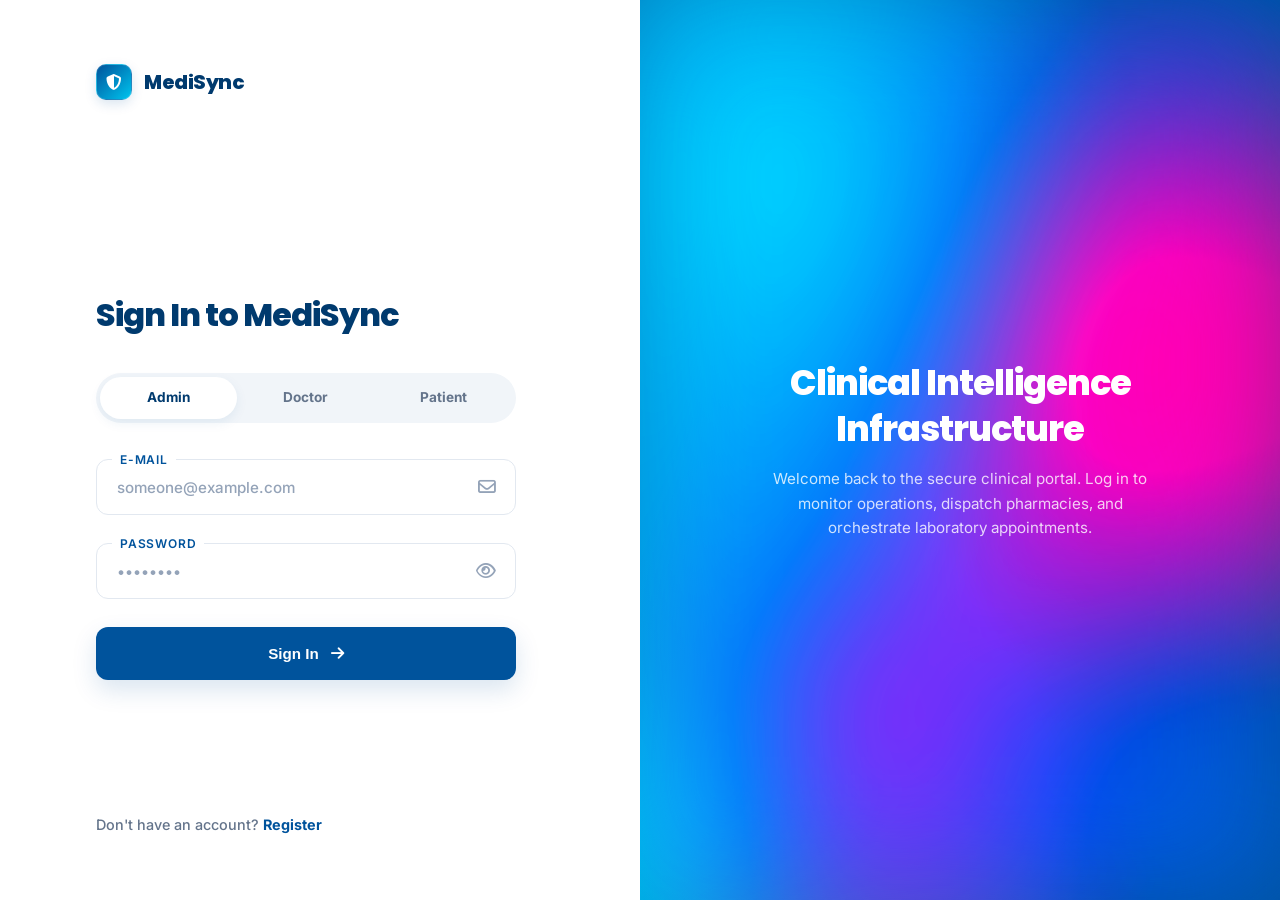
<file: Frontend/index.html>
<!DOCTYPE html>
<html lang="en">
<head>
    <meta charset="UTF-8">
    <meta name="viewport" content="width=device-width, initial-scale=1.0">
    <title>MediSync Pro | Advanced Clinical Terminal</title>
    <link rel="stylesheet" href="css/dashboard.css">
    <link rel="stylesheet" href="https://cdnjs.cloudflare.com/ajax/libs/font-awesome/6.4.0/css/all.min.css">
</head>
<body>

    <aside class="sidebar">
        <div class="logo-section">
            <div class="logo-icon"><i class="fas fa-shield-alt"></i></div>
            <div class="logo-text"><h2>MediSync</h2><p>Pro System</p></div>
        </div>
        <nav class="nav-links">
            <a href="index.html" class="nav-item active"><i class="fas fa-th-large"></i> <span>Dashboard</span></a>
            <a href="patients.html" class="nav-item"><i class="fas fa-users"></i> <span>Patients</span></a>
            <a href="doctors.html" class="nav-item"><i class="fas fa-user-md"></i> <span>Doctors</span></a>
            
            <a href="appointments.html" class="nav-item"><i class="fas fa-calendar-alt"></i> <span>Appointments</span></a>
            <a href="records.html" class="nav-item"><i class="fas fa-file-medical"></i> <span>Medical Records</span></a>
            <a href="billing.html" class="nav-item"><i class="fas fa-file-invoice-dollar"></i> <span>Billing</span></a>
            <a href="admin.html" class="nav-item"><i class="fas fa-user-shield"></i> <span>Admin</span></a>
            <a href="#" class="nav-item" onclick="logout()"><i class="fas fa-sign-out-alt"></i> <span>Logout</span></a>
        </nav>
        
        <div style="margin-top: auto; padding: 1rem; background: rgba(255,255,255,0.05); border-radius: 12px;">
            <p style="font-size: 0.7rem; opacity: 0.5;">System Status</p>
            <div style="display: flex; align-items: center; gap: 0.5rem; margin-top: 0.5rem;">
                <div style="width: 8px; height: 8px; background: var(--success); border-radius: 50%;"></div>
                <p style="font-size: 0.8rem; font-weight: 600;">Operational</p>
            </div>
        </div>
    </aside>

    <div class="content-wrapper">
        <header class="top-header">
            <div class="search-container">
                <input type="text" id="system-search" placeholder="Search clinical cloud (Patients, Doctors, Invoices)...">
            </div>
            <div class="header-actions">
                <div class="icon-btn notification-bell">
                    <i class="far fa-bell"></i>
                    <span class="notification-badge"></span>
                </div>
                <div class="header-divider"></div>
                <div class="user-profile">
                    <div class="user-info">
                        <p class="user-name">Administrator</p>
                        <p class="user-role">System Level 4</p>
                    </div>
                    <img src="https://ui-avatars.com/api/?name=Admin+User&background=2563eb&color=white" class="user-avatar" alt="Admin">
                </div>
            </div>
        </header>

        <section class="fade-in">
            <div class="dashboard-welcome">
                <h1>Intelligence Overview</h1>
                <p>Welcome back. Here is what is happening across the clinical network today.</p>
            </div>

            <div class="stats-grid">
                <div class="stat-card">
                    <div class="icon-box stats-patients"><i class="fas fa-users"></i></div>
                    <h3>Total Patients</h3>
                    <div class="value" id="stat-patients">0</div>
                </div>
                <div class="stat-card">
                    <div class="icon-box stats-appointments"><i class="fas fa-calendar-check"></i></div>
                    <h3>Appointments</h3>
                    <div class="value" id="stat-appointments">0</div>
                </div>
                <div class="stat-card">
                    <div class="icon-box stats-doctors"><i class="fas fa-user-md"></i></div>
                    <h3>Active Doctors</h3>
                    <div class="value" id="stat-doctors">0</div>
                </div>
                <div class="stat-card">
                    <div class="icon-box stats-revenue"><i class="fas fa-money-bill-wave"></i></div>
                    <h3>Revenue</h3>
                    <div class="value" id="stat-revenue">LKR 0.00</div>
                </div>
            </div>

            <div class="dashboard-grid">
                <div class="roster-card">
                    <div class="table-header">
                        <h2>Critical Appointments</h2>
                        <a href="appointments.html" class="view-all-link">View Roster <i class="fas fa-arrow-right"></i></a>
                    </div>
                    <table class="roster-table">
                        <thead>
                            <tr>
                                <th>Patient</th>
                                <th>Specialist</th>
                                <th>Time</th>
                                <th>Status</th>
                            </tr>
                        </thead>
                        <tbody id="dashboard-appointments">
                            <!-- Injected by JS -->
                        </tbody>
                    </table>
                </div>

                <div class="roster-card audit-logs-card">
                    <div class="table-header">
                        <h2>System Audit Logs</h2>
                    </div>
                    <div id="audit-timeline" class="audit-timeline">
                        <!-- Timeline items -->
                    </div>
                </div>
            </div>
        </section>
    </div>

    <script src="js/common.js"></script>
    <script>
        async function loadDashboard() {
            try {
                const [patients, doctors, appointments, bills] = await Promise.all([
                    apiFetch('/patients'),
                    apiFetch('/doctors'),
                    apiFetch('/appointments'),
                    apiFetch('/billing')
                ]);

                // Update Stats
                document.getElementById('stat-patients').innerText = patients.length;
                document.getElementById('stat-doctors').innerText = doctors.length;
                document.getElementById('stat-appointments').innerText = appointments.length;
                
                const totalRevenue = bills.reduce((acc, b) => b.status === 'PAID' ? acc + b.amount : acc, 0);
                document.getElementById('stat-revenue').innerText = `LKR ${totalRevenue.toLocaleString(undefined, {minimumFractionDigits: 2})}`;

                // Load Appointments
                const appBody = document.getElementById('dashboard-appointments');
                const recentApps = appointments.slice(0, 5);
                if (recentApps.length === 0) {
                    appBody.innerHTML = '<tr><td colspan="4" style="text-align:center; padding:2rem; color:var(--text-muted);">No urgent appointments.</td></tr>';
                } else {
                    appBody.innerHTML = recentApps.map(app => {
                        const pat = patients.find(p => p.id == app.patientId)?.name || 'Unknown';
                        const doc = doctors.find(d => d.id == app.doctorId)?.name || 'Unknown';
                        return `
                            <tr>
                                <td><span style="font-weight: 700;">${pat}</span></td>
                                <td>${doc}</td>
                                <td><span style="color: var(--primary); font-weight: 700;">${app.appointmentTime}</span></td>
                                <td><span class="badge ${app.status === 'CONFIRMED' ? 'badge-success' : 'badge-warning'}">${app.status}</span></td>
                            </tr>
                        `;
                    }).join('');
                }

                // Load Audit Timeline from Backend
                const audits = await apiFetch('/audit-logs');
                const timeline = document.getElementById('audit-timeline');
                
                if (audits.length === 0) {
                    timeline.innerHTML = '<p style="font-size: 0.8rem; color: var(--text-muted); text-align: center;">No system logs available.</p>';
                } else {
                    timeline.innerHTML = audits.slice(-5).reverse().map(a => {
                        let icon = 'info-circle';
                        let color = 'var(--primary)';
                        if (a.action.includes('Generated') || a.action.includes('Login')) {
                            icon = 'shield-alt';
                            color = 'var(--warning)';
                        } else if (a.action.includes('Admitted') || a.action.includes('Registered')) {
                            icon = 'user-plus';
                            color = 'var(--success)';
                        }
                        
                        return `
                            <div style="display: flex; gap: 1rem; align-items: center;">
                                <div style="width: 40px; height: 40px; border-radius: 10px; background: ${color}15; color: ${color}; display: flex; align-items: center; justify-content: center; font-size: 0.9rem;">
                                    <i class="fas fa-${icon}"></i>
                                </div>
                                <div>
                                    <p style="font-size: 0.85rem; font-weight: 800;">${a.action}</p>
                                    <p style="font-size: 0.7rem; color: var(--text-muted); font-weight: 600;">${a.userId} • ${new Date(a.timestamp).toLocaleTimeString()}</p>
                                </div>
                            </div>
                        `;
                    }).join('');
                }

            } catch (error) {
                console.error("Dashboard Load Error:", error);
            }
        }

        document.getElementById('system-search').addEventListener('input', (e) => {
            const term = e.target.value.toLowerCase();
            const rows = document.querySelectorAll('#dashboard-appointments tr');
            rows.forEach(row => {
                const text = row.innerText.toLowerCase();
                row.style.display = text.includes(term) ? '' : 'none';
            });
        });

        document.addEventListener('DOMContentLoaded', loadDashboard);
    </script>
</body>
</html>
</file>
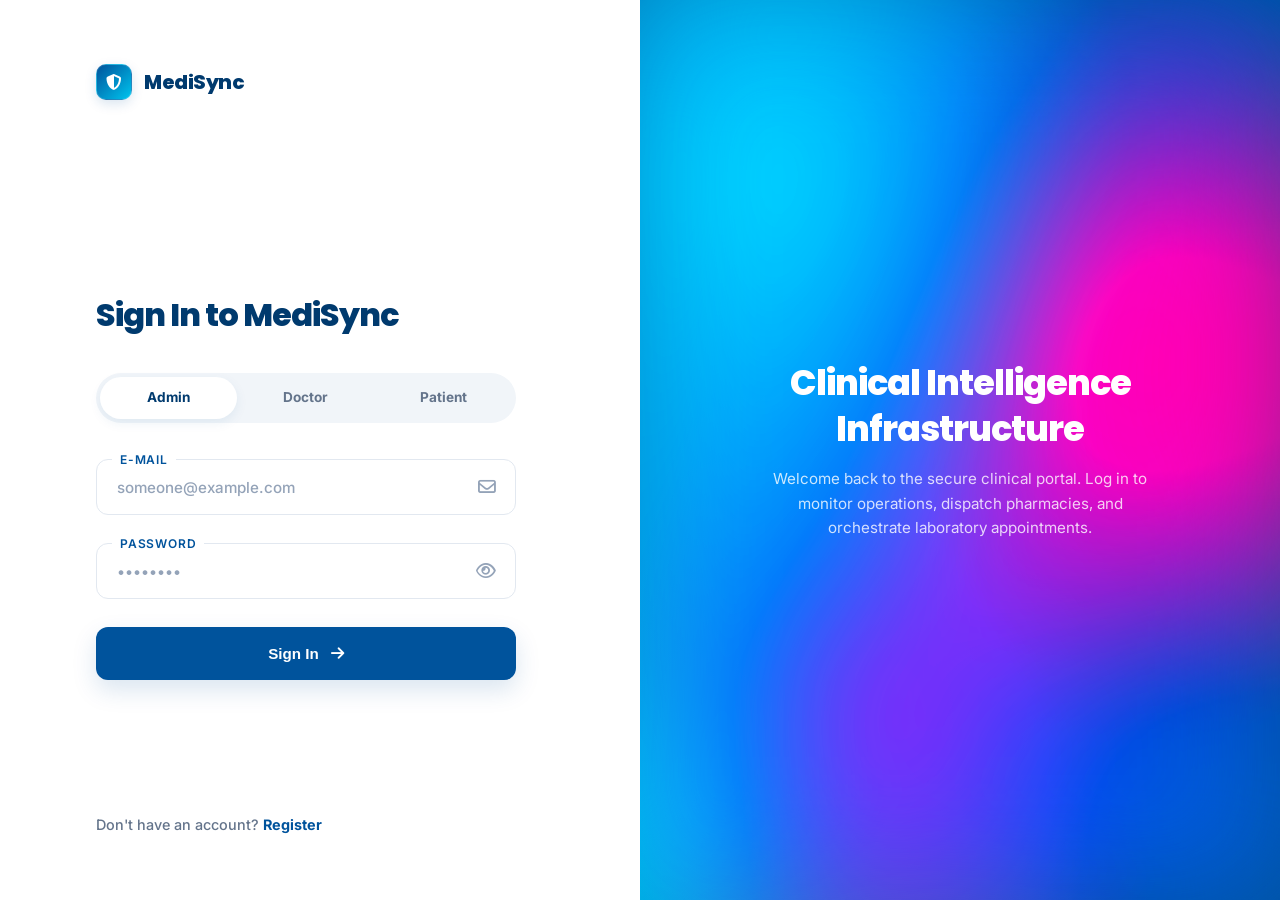
<file: Frontend/admin.html>
<!DOCTYPE html>
<html lang="en">
<head>
    <meta charset="UTF-8">
    <meta name="viewport" content="width=device-width, initial-scale=1.0">
    <title>System Governance | MediSync Pro</title>
    <link rel="stylesheet" href="css/dashboard.css">
    <link rel="stylesheet" href="https://cdnjs.cloudflare.com/ajax/libs/font-awesome/6.4.0/css/all.min.css">
</head>
<body>

    <aside class="sidebar">
        <div class="logo-section">
            <div class="logo-icon"><i class="fas fa-shield-alt"></i></div>
            <div class="logo-text"><h2>MediSync</h2><p>Pro System</p></div>
        </div>
        <nav class="nav-links">
            <a href="index.html" class="nav-item"><i class="fas fa-th-large"></i> <span>Dashboard</span></a>
            <a href="patients.html" class="nav-item"><i class="fas fa-users"></i> <span>Patients</span></a>
            <a href="doctors.html" class="nav-item"><i class="fas fa-user-md"></i> <span>Doctors</span></a>
            
            <a href="appointments.html" class="nav-item"><i class="fas fa-calendar-alt"></i> <span>Appointments</span></a>
            <a href="records.html" class="nav-item"><i class="fas fa-file-medical"></i> <span>Medical Records</span></a>
            <a href="billing.html" class="nav-item"><i class="fas fa-file-invoice-dollar"></i> <span>Billing</span></a>
            <a href="admin.html" class="nav-item active"><i class="fas fa-user-shield"></i> <span>Admin</span></a>
            <a href="#" class="nav-item" onclick="logout()"><i class="fas fa-sign-out-alt"></i> <span>Logout</span></a>
        </nav>
    </aside>

    <div class="content-wrapper">
        <header class="top-header">
            <div class="search-container">
                <input type="text" id="system-search" placeholder="Search clinical cloud (Admins, Roles, Access)...">
            </div>
            <div class="header-actions">
                <div class="icon-btn notification-bell">
                    <i class="far fa-bell"></i>
                    <span class="notification-badge"></span>
                </div>
                <div class="header-divider"></div>
                <div class="user-profile">
                    <div class="user-info">
                        <p class="user-name">Administrator</p>
                        <p class="user-role">System Level 4</p>
                    </div>
                    <img src="https://ui-avatars.com/api/?name=Admin+User&background=2563eb&color=white" class="user-avatar" alt="Admin">
                </div>
            </div>
        </header>

        <div class="content-body">
            <div class="admin-header">
                <div>
                    <h1>System Governance</h1>
                    <p style="color: var(--text-muted); font-weight: 500;">Administrative credentialing and access control terminal.</p>
                </div>
                <button class="btn-add-premium" onclick="openAdminModal()">
                    <i class="fas fa-user-plus"></i> New Admin
                </button>
            </div>

            <div class="roster-card">
                <table class="roster-table">
                    <thead>
                        <tr>
                            <th class="col-patient">Username</th>
                            <th class="col-contact">Email</th>
                            <th class="col-blood">Role</th>
                            <th class="col-status">Status</th>
                            <th class="col-actions">Actions</th>
                        </tr>
                    </thead>
                    <tbody id="admin-roster-body">
                        <!-- Data injected here -->
                    </tbody>
                </table>
            </div>
        </div>
    </div>

    <!-- Admin Modal -->
    <div id="adminModal" class="modal">
        <div class="modal-content">
            <button class="modal-close" onclick="closeModal()"><i class="fas fa-times"></i></button>
            <h2 style="margin-bottom: 2rem; color: var(--text-main); font-weight: 800; letter-spacing: -1px;">System Governance</h2>
            <form id="admin-form">
                <div class="flex-col gap-4">
                    <div class="form-group">
                        <label>Username</label>
                        <input type="text" id="adm-user" placeholder="Enter unique username" required>
                    </div>
                    <div class="form-group">
                        <label>Email Address</label>
                        <input type="email" id="adm-email" placeholder="admin@medisync.pro" required>
                    </div>
                    <div class="form-group">
                        <label>Access Credential (Password)</label>
                        <input type="password" id="adm-pass" placeholder="Enter secure password" required>
                    </div>
                    <div class="form-group">
                        <label>Administrative Role</label>
                        <select id="adm-role">
                            <option value="ADMIN">System Administrator</option>
                            <option value="SUPER_ADMIN">Regional Super Admin</option>
                        </select>
                    </div>
                </div>
                <div style="display: flex; justify-content: flex-end; margin-top: 2.5rem; gap: 1.25rem;">
                    <button type="button" class="btn-premium-outline" onclick="closeModal()">Cancel</button>
                    <button type="submit" class="btn-premium-primary" style="min-width: 200px;">Grant Access</button>
                </div>
            </form>
        </div>
    </div>

    <script src="js/common.js"></script>
    <script>
        window.allAdmins = [];

        async function loadAdmins() {
            try {
                window.allAdmins = await apiFetch('/admins');
                renderAdmins();
            } catch (error) {
                showToast('Failed to load governance data', 'error');
            }
        }

        function renderAdmins() {
            const tbody = document.getElementById('admin-roster-body');
            const searchTerm = document.getElementById('system-search').value.toLowerCase().trim();
            
            const filtered = allAdmins.filter(a => {
                const user = (a.username || '').toLowerCase();
                const email = (a.email || '').toLowerCase();
                const role = (a.role || '').toLowerCase();
                
                return user.includes(searchTerm) || 
                       email.includes(searchTerm) || 
                       role.includes(searchTerm);
            });

            if (filtered.length === 0) {
                tbody.innerHTML = `<tr><td colspan="5" style="text-align: center; color: var(--text-muted); padding: 3rem;">
                    ${searchTerm ? 'No governance matches found for "' + searchTerm + '"' : 'No administrative personnel found.'}
                </td></tr>`;
                return;
            }

            tbody.innerHTML = filtered.map(a => `
                <tr>
                    <td><span class="user-name">${a.username}</span></td>
                    <td><span class="user-name">${a.email}</span></td>
                    <td><span class="info-tag">${a.role}</span></td>
                    <td><span class="status-badge CONFIRMED">Active</span></td>
                    <td>
                        <div class="action-btns">
                            <button class="btn-action-light" onclick="editAdmin(${a.id})"><i class="fas fa-edit"></i></button>
                            <button class="btn-action-light delete" onclick="deleteAdmin(${a.id})"><i class="fas fa-trash-alt"></i></button>
                        </div>
                    </td>
                </tr>
            `).join('');
        }

        // Live Search Handler
        document.getElementById('system-search').addEventListener('input', renderAdmins);

        let editingId = null;

        function openAdminModal() {
            editingId = null;
            document.getElementById('admin-form').reset();
            document.getElementById('adm-pass').required = true;
            document.getElementById('adminModal').querySelector('h2').innerText = 'Grant System Access';
            document.getElementById('adminModal').querySelector('button[type="submit"]').innerText = 'Grant Access';
            document.getElementById('adminModal').classList.add('active');
        }

        async function editAdmin(id) {
            try {
                const a = await apiFetch(`/admins/${id}`);
                editingId = id;
                
                document.getElementById('adm-user').value = a.username;
                document.getElementById('adm-email').value = a.email;
                document.getElementById('adm-pass').value = '';
                document.getElementById('adm-pass').required = false;
                document.getElementById('adm-role').value = a.role;

                document.getElementById('adminModal').querySelector('h2').innerText = 'Update Administrative Credentials';
                document.getElementById('adminModal').querySelector('button[type="submit"]').innerText = 'Save Changes';
                document.getElementById('adminModal').classList.add('active');
            } catch (error) {
                showToast('Failed to load credential details', 'error');
            }
        }

        function closeModal() {
            document.getElementById('adminModal').classList.remove('active');
        }

        document.getElementById('admin-form').addEventListener('submit', async (e) => {
            e.preventDefault();
            const btn = e.target.querySelector('button[type="submit"]');
            const originalText = btn.innerHTML;
            btn.innerHTML = '<i class="fas fa-spinner fa-spin"></i> processing...';
            btn.disabled = true;

            const data = {
                username: document.getElementById('adm-user').value,
                email: document.getElementById('adm-email').value,
                role: document.getElementById('adm-role').value
            };
            
            const pass = document.getElementById('adm-pass').value;
            if (pass) data.password = pass;

            try {
                const method = editingId ? 'PUT' : 'POST';
                const url = editingId ? `/admins/${editingId}` : '/admins';
                await apiFetch(url, method, data);
                
                showToast(editingId ? 'Credentials updated' : 'Access granted', 'success');
                closeModal();
                loadAdmins();
                e.target.reset();
            } catch (error) {
                showToast(error.message || 'Governance action failed', 'error');
            } finally {
                btn.innerHTML = originalText;
                btn.disabled = false;
            }
        });

        async function deleteAdmin(id) {
            if (await showCustomConfirm('Are you sure you want to revoke all administrative access for this user?')) {
                try {
                    await apiFetch(`/admins/${id}`, 'DELETE');
                    showToast('Access revoked', 'success');
                    loadAdmins();
                } catch (error) {
                    showToast(error.message || 'Revocation failed', 'error');
                }
            }
        }

        document.addEventListener('DOMContentLoaded', loadAdmins);
    </script>
</body>
</html>
</file>
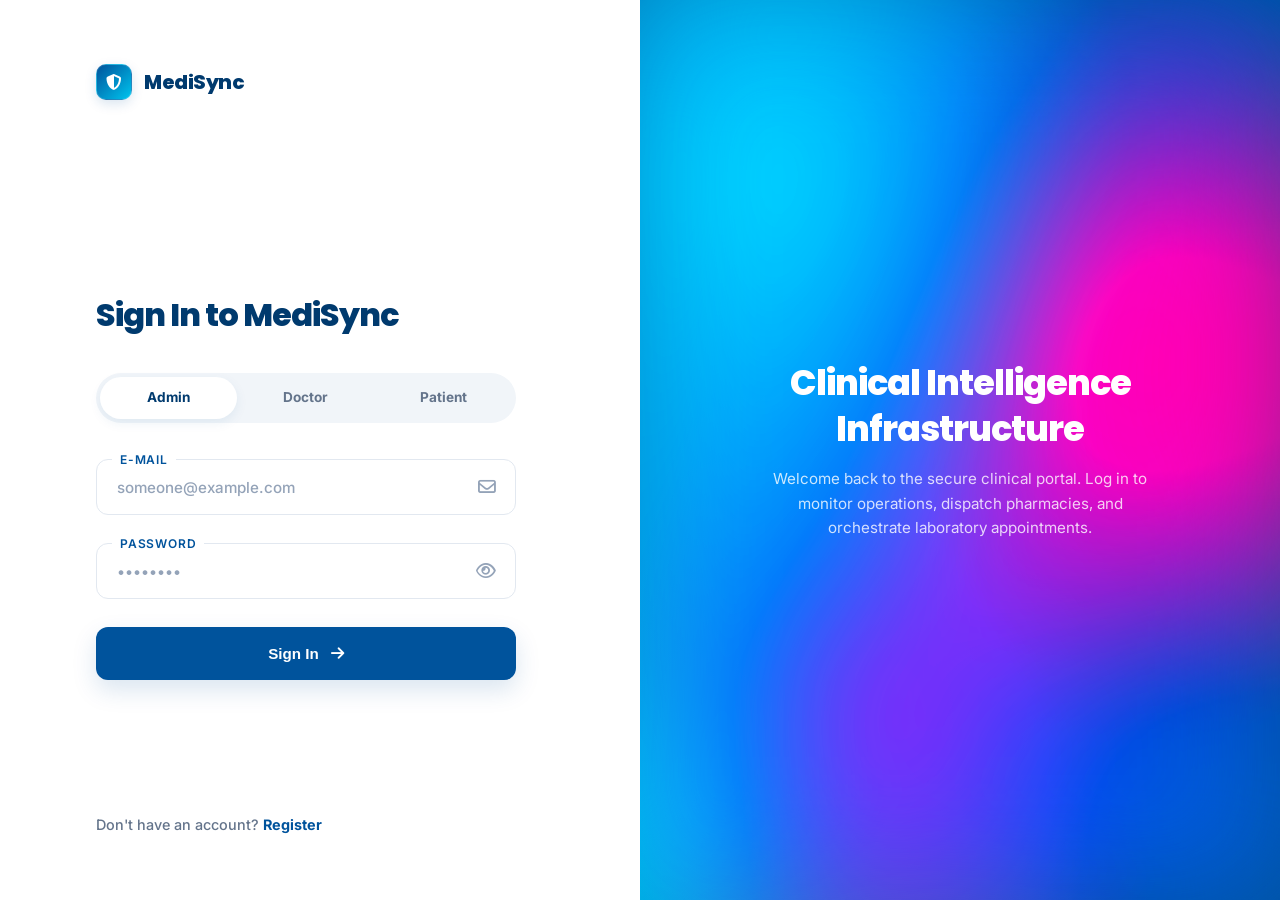
<file: Frontend/appointments.html>
<!DOCTYPE html>
<html lang="en">
<head>
    <meta charset="UTF-8">
    <meta name="viewport" content="width=device-width, initial-scale=1.0">
    <title>Appointment Management | MediSync Pro</title>
    <link rel="stylesheet" href="css/dashboard.css">
    <link rel="stylesheet" href="https://cdnjs.cloudflare.com/ajax/libs/font-awesome/6.4.0/css/all.min.css">
    <style>
        .col-appt-time { width: 10%; }
        .col-appt-patient { width: 22%; }
        .col-appt-doctor { width: 22%; }
        .col-appt-reason { width: 20%; }
        .col-appt-status { width: 12%; }
        .col-appt-actions { width: 14%; min-width: 140px; }

        /* Premium status badge styles */
        .status-badge {
            display: inline-flex;
            align-items: center;
            padding: 0.35rem 0.75rem;
            border-radius: 6px;
            font-size: 0.8rem;
            font-weight: 600;
            letter-spacing: 0.5px;
            text-transform: uppercase;
        }
        .status-badge.CONFIRMED, .status-badge.SCHEDULED {
            background-color: #EFF6FF !important;
            color: #2563EB !important;
            border: 1px solid #BFDBFE !important;
        }
        .status-badge.COMPLETED {
            background-color: #ECFDF5 !important;
            color: #059669 !important;
            border: 1px solid #A7F3D0 !important;
        }
        .status-badge.CANCELLED {
            background-color: #FEF2F2 !important;
            color: #DC2626 !important;
            border: 1px solid #FCA5A5 !important;
        }
        .status-badge.PENDING {
            background-color: #FFFBEB !important;
            color: #D97706 !important;
            border: 1px solid #FDE68A !important;
        }
    </style>
</head>
<body>

    <aside class="sidebar">
        <div class="logo-section">
            <div class="logo-icon"><i class="fas fa-shield-alt"></i></div>
            <div class="logo-text"><h2>MediSync</h2><p>Pro System</p></div>
        </div>
        <nav class="nav-links">
            <a href="index.html" class="nav-item"><i class="fas fa-th-large"></i> <span>Dashboard</span></a>
            <a href="patients.html" class="nav-item"><i class="fas fa-users"></i> <span>Patients</span></a>
            <a href="doctors.html" class="nav-item"><i class="fas fa-user-md"></i> <span>Doctors</span></a>
            
            <a href="appointments.html" class="nav-item active"><i class="fas fa-calendar-alt"></i> <span>Appointments</span></a>
            <a href="records.html" class="nav-item"><i class="fas fa-file-medical"></i> <span>Medical Records</span></a>
            <a href="billing.html" class="nav-item"><i class="fas fa-file-invoice-dollar"></i> <span>Billing</span></a>
            <a href="admin.html" class="nav-item"><i class="fas fa-user-shield"></i> <span>Admin</span></a>
            <a href="#" class="nav-item" onclick="logout()"><i class="fas fa-sign-out-alt"></i> <span>Logout</span></a>
        </nav>
    </aside>

    <div class="content-wrapper">
        <header class="top-header">
            <div class="search-container">
                <input type="text" id="system-search" placeholder="Search clinical cloud (Patient, Doctor, Reason)...">
            </div>
            <div class="header-actions">
                <div class="icon-btn notification-bell">
                    <i class="far fa-bell"></i>
                    <span class="notification-badge"></span>
                </div>
                <div class="header-divider"></div>
                <div class="user-profile">
                    <div class="user-info">
                        <p class="user-name">Administrator</p>
                        <p class="user-role">System Level 4</p>
                    </div>
                    <img src="https://ui-avatars.com/api/?name=Admin+User&background=2563eb&color=white" class="user-avatar" alt="Admin">
                </div>
            </div>
        </header>

        <div class="content-body">
            <div class="appt-mgmt-header">
                <div>
                    <h1>Appointment Management</h1>
                </div>
                <button class="btn-book-premium" onclick="openBookModal()">
                    <i class="fas fa-plus"></i> Book Appointment
                </button>
            </div>

            <div class="scheduler-layout">
                <div class="roster-card">
                    <div class="table-header">
                        <h2>Today's Schedule</h2>
                    </div>
                    <table class="roster-table">
                        <thead>
                            <tr>
                                <th class="col-appt-time">Time</th>
                                <th class="col-appt-patient">Patient</th>
                                <th class="col-appt-doctor">Doctor</th>
                                <th class="col-appt-reason">Reason</th>
                                <th class="col-appt-status">Status</th>
                                <th class="col-appt-actions">Actions</th>
                            </tr>
                        </thead>
                        <tbody id="appt-roster-body">
                            <!-- Data injected here -->
                        </tbody>
                    </table>
                </div>

                <div class="roster-card upcoming-card">
                    <div class="table-header">
                        <h2>Upcoming</h2>
                    </div>
                    <div id="upcoming-list" class="upcoming-list">
                        <!-- Upcoming items here -->
                    </div>
                </div>
            </div>
        </div>
    </div>

    <!-- Booking Modal -->
    <div id="appointmentModal" class="modal">
        <div class="modal-content">
            <button class="modal-close" onclick="closeModal()"><i class="fas fa-times"></i></button>
            <h2 style="margin-bottom: 2rem; color: var(--text-main); font-weight: 800; letter-spacing: -1px;">Book New Appointment</h2>
            <form id="appt-form">
                <div class="form-grid">
                    <div class="form-group form-full">
                        <label>Patient Selection</label>
                        <select id="appt-patient" required>
                            <option value="">Choose a Patient...</option>
                        </select>
                    </div>
                    <div class="form-group form-full">
                        <label>Assigned Physician</label>
                        <select id="appt-doctor" required>
                            <option value="">Choose a Doctor...</option>
                        </select>
                    </div>
                    <div class="form-group">
                        <label>Appointment Date</label>
                        <input type="date" id="appt-date" required>
                        <span id="appt-date-validation-msg" style="font-size: 0.85rem; display: block; margin-top: 0.5rem; font-weight: 700;"></span>
                    </div>
                    <div class="form-group">
                        <label>Time Slot</label>
                        <input type="time" id="appt-time" required>
                    </div>
                    <div class="form-group form-full">
                        <label>Clinical Reason for Visit</label>
                        <textarea id="appt-reason" placeholder="Briefly describe the symptoms or reason..." required style="height: 100px;"></textarea>
                    </div>
                </div>
                <div style="display: flex; justify-content: flex-end; margin-top: 2.5rem; gap: 1.25rem;">
                    <button type="button" class="btn-premium-outline" onclick="closeModal()">Cancel</button>
                    <button type="submit" class="btn-premium-primary" style="min-width: 200px;">Confirm Booking</button>
                </div>
            </form>
        </div>
    </div>

    <!-- Patient Profile View Modal -->
    <div id="patientDetailsModal" class="modal">
        <div class="modal-content" style="max-width: 550px; padding: 2.5rem; border-radius: 24px; box-shadow: var(--shadow-2xl); position: relative;">
            <button class="modal-close" onclick="closePatientDetailsModal()" style="color: var(--text-muted); background: transparent; border: none; font-size: 1.25rem; position: absolute; top: 1.5rem; right: 1.5rem; cursor: pointer;">
                <i class="fas fa-times"></i>
            </button>
            <div style="display: flex; align-items: center; gap: 1rem; margin-bottom: 2rem; border-bottom: 2px dashed #f1f5f9; padding-bottom: 1.5rem;">
                <div style="width: 56px; height: 56px; border-radius: 16px; background: rgba(37,99,235,0.08); display: flex; align-items: center; justify-content: center; color: var(--primary); font-size: 1.75rem;">
                    <i class="fas fa-id-card"></i>
                </div>
                <div>
                    <h2 id="det-name" style="font-weight: 800; color: var(--text-main); letter-spacing: -0.5px; margin: 0; line-height: 1.2;">Patient Details</h2>
                    <p id="det-type" style="color: var(--text-muted); font-size: 0.8rem; font-weight: 600; text-transform: uppercase; margin-top: 0.15rem; margin-bottom: 0;"></p>
                </div>
            </div>
            
            <div style="display: flex; flex-direction: column; gap: 1.25rem; font-size: 0.9rem;">
                <div style="display: grid; grid-template-columns: 1fr 1fr; gap: 1.5rem;">
                    <div>
                        <span style="font-size: 0.72rem; text-transform: uppercase; font-weight: 800; color: var(--text-muted); display: block; margin-bottom: 0.25rem;">National ID (NIC)</span>
                        <span id="det-nic" style="font-weight: 700; color: var(--text-main); font-size: 0.95rem;">-</span>
                    </div>
                    <div>
                        <span style="font-size: 0.72rem; text-transform: uppercase; font-weight: 800; color: var(--text-muted); display: block; margin-bottom: 0.25rem;">Blood Group</span>
                        <span id="det-blood" class="status-badge CONFIRMED" style="font-weight: 700; font-size: 0.8rem; padding: 0.15rem 0.5rem; border-radius: 6px;">-</span>
                    </div>
                </div>

                <div style="display: grid; grid-template-columns: 1fr 1fr; gap: 1.5rem;">
                    <div>
                        <span style="font-size: 0.72rem; text-transform: uppercase; font-weight: 800; color: var(--text-muted); display: block; margin-bottom: 0.25rem;">Contact Number</span>
                        <span id="det-phone" style="font-weight: 700; color: var(--text-main); font-size: 0.95rem;">-</span>
                    </div>
                    <div>
                        <span style="font-size: 0.72rem; text-transform: uppercase; font-weight: 800; color: var(--text-muted); display: block; margin-bottom: 0.25rem;">Email Address</span>
                        <span id="det-email" style="font-weight: 700; color: var(--text-main); font-size: 0.95rem;">-</span>
                    </div>
                </div>

                <div style="display: grid; grid-template-columns: 1fr 1fr; gap: 1.5rem;">
                    <div>
                        <span style="font-size: 0.72rem; text-transform: uppercase; font-weight: 800; color: var(--text-muted); display: block; margin-bottom: 0.25rem;">Date of Birth</span>
                        <span id="det-dob" style="font-weight: 700; color: var(--text-main); font-size: 0.95rem;">-</span>
                    </div>
                    <div>
                        <span style="font-size: 0.72rem; text-transform: uppercase; font-weight: 800; color: var(--text-muted); display: block; margin-bottom: 0.25rem;">Calculated Age</span>
                        <span id="det-age" style="font-weight: 700; color: var(--text-main); font-size: 0.95rem;">-</span>
                    </div>
                </div>

                <div style="border-top: 1px dashed #e2e8f0; padding-top: 1.25rem;">
                    <span style="font-size: 0.72rem; text-transform: uppercase; font-weight: 800; color: var(--text-muted); display: block; margin-bottom: 0.25rem;">Residential Address</span>
                    <span id="det-address" style="font-weight: 700; color: var(--text-main); line-height: 1.5;">-</span>
                </div>
            </div>
            
            <div style="display: flex; justify-content: flex-end; margin-top: 2.5rem;">
                <button class="btn-premium-primary" onclick="closePatientDetailsModal()" style="min-width: 150px;">Close Profile</button>
            </div>
        </div>
    </div>

    <script src="js/common.js"></script>
    <script>
        const user = JSON.parse(localStorage.getItem('user'));
        const isPatient = user && user.role === 'PATIENT';
        const isDoctor = user && user.role === 'DOCTOR';

        window.allAppts = [];
        window.allPatients = [];
        window.allDoctors = [];

        async function loadData() {
            try {
                const [appts, patients, doctors] = await Promise.all([
                    apiFetch('/appointments'),
                    apiFetch('/patients'),
                    apiFetch('/doctors')
                ]);

                window.allAppts = appts;
                if (isDoctor) {
                    window.allAppts = appts.filter(a => a.doctorId == user.id);
                }
                window.allPatients = patients;
                window.allDoctors = doctors;

                if (isDoctor) {
                    // Hide the Book Appointment button
                    const bookBtn = document.querySelector('.btn-book-premium');
                    if (bookBtn) bookBtn.style.display = 'none';

                    // Hide the doctor selector in reschedule modal
                    const dGroup = document.getElementById('appt-doctor').closest('.form-group');
                    if (dGroup) dGroup.style.display = 'none';

                    // Update headers to "My Appointments"
                    const mgmtHeader = document.querySelector('.appt-mgmt-header h1');
                    if (mgmtHeader) mgmtHeader.innerText = 'My Appointments';

                    const rosterHeader = document.querySelector('.roster-card h2');
                    if (rosterHeader) rosterHeader.innerText = 'My Appointments';
                }

                if (isPatient) {
                    // Hide the patient selector in reschedule modal
                    const pGroup = document.getElementById('appt-patient').closest('.form-group');
                    if (pGroup) pGroup.style.display = 'none';

                    // Update headers to "My Appointments"
                    const mgmtHeader = document.querySelector('.appt-mgmt-header h1');
                    if (mgmtHeader) mgmtHeader.innerText = 'My Appointments';

                    const rosterHeader = document.querySelector('.roster-card h2');
                    if (rosterHeader) rosterHeader.innerText = 'My Appointments';

                    // Change roster table headers
                    const thead = document.querySelector('.roster-table thead');
                    if (thead) {
                        thead.innerHTML = `
                            <tr>
                                <th class="col-appt-time">Date</th>
                                <th class="col-appt-time">Time</th>
                                <th class="col-appt-doctor">Doctor</th>
                                <th class="col-appt-reason">Reason</th>
                                <th class="col-appt-status">Status</th>
                                <th class="col-appt-actions">Actions</th>
                            </tr>
                        `;
                    }
                }

                // Populate Selects
                const pSelect = document.getElementById('appt-patient');
                pSelect.innerHTML = '<option value="">Select Patient</option>' + 
                    allPatients.map(p => `<option value="${p.id}">${p.name}</option>`).join('');
                
                const dSelect = document.getElementById('appt-doctor');
                dSelect.innerHTML = '<option value="">Select Doctor</option>' + 
                    allDoctors.map(d => `<option value="${d.id}">${d.name}</option>`).join('');
                if (isDoctor) {
                    dSelect.value = user.id;
                    dSelect.disabled = true;
                }

                renderAll();
            } catch (error) {
                showToast('Failed to sync clinical data', 'error');
            }
        }

        function renderAll() {
            renderRoster();
            renderUpcoming();
        }

        function renderRoster() {
            const tbody = document.getElementById('appt-roster-body');
            const searchTerm = document.getElementById('system-search').value.toLowerCase().trim();
            
            const filtered = allAppts.filter(a => {
                const patName = (allPatients.find(p => p.id == a.patientId)?.name || '').toLowerCase();
                const docName = (allDoctors.find(d => d.id == a.doctorId)?.name || '').toLowerCase();
                const reason = (a.reason || '').toLowerCase();
                
                return patName.includes(searchTerm) || 
                       docName.includes(searchTerm) || 
                       reason.includes(searchTerm);
            });

            if (filtered.length === 0) {
                tbody.innerHTML = `<tr><td colspan="6" style="text-align: center; color: var(--text-muted); padding: 3rem;">
                    ${searchTerm ? 'No clinical matches found for "' + searchTerm + '"' : 'No clinical encounters scheduled.'}
                </td></tr>`;
                return;
            }

            tbody.innerHTML = filtered.map(a => {
                const doc = allDoctors.find(d => d.id == a.doctorId)?.name || 'Unknown Doctor';
                
                // Only administrators can delete clinical encounters
                const isUserAdmin = !isPatient && !isDoctor;
                const deleteBtn = isUserAdmin ? `<button class="btn-action-light delete" data-action="delete" data-id="${a.id}"><i class="fas fa-trash-alt"></i></button>` : '';

                if (isPatient) {
                    return `
                        <tr>
                            <td><span class="user-name">${formatDate(a.appointmentDate)}</span></td>
                            <td><span class="user-name">${a.appointmentTime ? a.appointmentTime.substring(0,5) : 'N/A'}</span></td>
                            <td><span class="user-name">Dr. ${doc}</span></td>
                            <td><span class="info-tag">${a.reason || 'N/A'}</span></td>
                            <td><span class="status-badge ${a.status || 'SCHEDULED'}">${a.status || 'SCHEDULED'}</span></td>
                            <td>
                                <div class="action-btns">
                                    <a href="billing.html?appointmentId=${a.id}" class="btn-action-light" title="View Paid Invoice" style="display: inline-flex; align-items: center; justify-content: center; width: 34px; height: 34px; border-radius: 8px; color: var(--primary); background: rgba(37,99,235,0.08);"><i class="fas fa-file-invoice-dollar"></i></a>
                                    ${deleteBtn}
                                </div>
                            </td>
                        </tr>
                    `;
                } else {
                    const pat = allPatients.find(p => p.id == a.patientId)?.name || 'Unknown Patient';
                    
                    if (isDoctor) {
                        const isCompleted = a.status === 'COMPLETED';
                        const statusBtn = isCompleted
                            ? `<button class="btn-action-light revert" data-action="mark-undone" data-id="${a.id}" title="Undo Done" style="color: #64748B; background: #F1F5F9; border-color: #E2E8F0;"><i class="fas fa-undo"></i></button>`
                            : `<button class="btn-action-light complete" data-action="mark-done" data-id="${a.id}" title="Mark Done" style="color: #059669; background: #EFF6FF; border-color: #BFDBFE;"><i class="fas fa-check-double"></i></button>`;

                        return `
                            <tr>
                                <td><span class="user-name">${a.appointmentTime ? a.appointmentTime.substring(0,5) : 'N/A'}</span></td>
                                <td>
                                    <span class="user-name patient-trigger" data-patient-id="${a.patientId}" style="cursor: pointer; color: var(--primary); font-weight: 700; border-bottom: 1px dashed var(--primary); display: inline-flex; align-items: center; gap: 0.35rem;" title="View Patient Profile">
                                        <i class="far fa-user-circle"></i> ${pat}
                                    </span>
                                </td>
                                <td><span class="user-name">${doc}</span></td>
                                <td><span class="info-tag">${a.reason || 'N/A'}</span></td>
                                <td><span class="status-badge ${a.status || 'SCHEDULED'}">${a.status || 'SCHEDULED'}</span></td>
                                <td>
                                    <div class="action-btns">
                                        ${statusBtn}
                                    </div>
                                </td>
                            </tr>
                        `;
                    }

                    return `
                        <tr>
                            <td><span class="user-name">${a.appointmentTime ? a.appointmentTime.substring(0,5) : 'N/A'}</span></td>
                            <td>
                                <span class="user-name patient-trigger" data-patient-id="${a.patientId}" style="cursor: pointer; color: var(--primary); font-weight: 700; border-bottom: 1px dashed var(--primary); display: inline-flex; align-items: center; gap: 0.35rem;" title="View Patient Profile">
                                    <i class="far fa-user-circle"></i> ${pat}
                                </span>
                            </td>
                            <td><span class="user-name">${doc}</span></td>
                            <td><span class="info-tag">${a.reason || 'N/A'}</span></td>
                            <td><span class="status-badge ${a.status || 'SCHEDULED'}">${a.status || 'SCHEDULED'}</span></td>
                            <td>
                                <div class="action-btns">
                                    <button class="btn-action-light" data-action="edit" data-id="${a.id}"><i class="fas fa-edit"></i></button>
                                    ${deleteBtn}
                                </div>
                            </td>
                        </tr>
                    `;
                }
            }).join('');

            // Attach event listeners programmatically
            tbody.querySelectorAll('[data-action="delete"]').forEach(btn => {
                btn.addEventListener('click', (e) => {
                    e.preventDefault();
                    e.stopPropagation();
                    const id = btn.getAttribute('data-id');
                    deleteAppt(id);
                });
            });

            tbody.querySelectorAll('[data-action="edit"]').forEach(btn => {
                btn.addEventListener('click', (e) => {
                    e.preventDefault();
                    e.stopPropagation();
                    const id = btn.getAttribute('data-id');
                    editAppt(id);
                });
            });

            tbody.querySelectorAll('[data-action="mark-done"]').forEach(btn => {
                btn.addEventListener('click', (e) => {
                    e.preventDefault();
                    e.stopPropagation();
                    const id = btn.getAttribute('data-id');
                    markEncounterDone(id);
                });
            });

            tbody.querySelectorAll('[data-action="mark-undone"]').forEach(btn => {
                btn.addEventListener('click', (e) => {
                    e.preventDefault();
                    e.stopPropagation();
                    const id = btn.getAttribute('data-id');
                    markEncounterUndone(id);
                });
            });

            // Attach Patient trigger profile events
            tbody.querySelectorAll('.patient-trigger').forEach(el => {
                el.addEventListener('click', (e) => {
                    e.preventDefault();
                    e.stopPropagation();
                    const patId = el.getAttribute('data-patient-id');
                    showPatientProfile(patId);
                });
            });
        }

        function renderUpcoming() {
            const upcomingList = document.getElementById('upcoming-list');
            const future = allAppts.filter(a => new Date(a.appointmentDate) >= new Date());
            
            if (future.length === 0) {
                upcomingList.innerHTML = '<p style="text-align: center; color: var(--text-muted); padding: 1rem;">No future bookings.</p>';
                return;
            }

            upcomingList.innerHTML = future.slice(0, 5).map(a => {
                const doc = allDoctors.find(d => d.id == a.doctorId)?.name || 'Unknown';
                const displayName = isPatient ? `Dr. ${doc}` : (allPatients.find(p => p.id == a.patientId)?.name || 'Unknown');
                return `
                    <div class="upcoming-item">
                        <h4>${displayName}</h4>
                        <p>${formatDate(a.appointmentDate)} • ${a.appointmentTime ? a.appointmentTime.substring(0,5) : 'N/A'}</p>
                    </div>
                `;
            }).join('');
        }

        // Live Search Handler
        document.getElementById('system-search').addEventListener('input', renderRoster);

        let editingId = null;
        let isApptDateValid = false;

        function validateApptDate() {
            const docId = document.getElementById('appt-doctor').value;
            const dateInput = document.getElementById('appt-date');
            const validationMsg = document.getElementById('appt-date-validation-msg');
            const selectedDate = dateInput.value;

            if (!docId) {
                validationMsg.style.color = '#ef4444';
                validationMsg.innerHTML = '<i class="fas fa-exclamation-triangle"></i> Please select a doctor first.';
                isApptDateValid = false;
                return false;
            }

            if (!selectedDate) {
                validationMsg.textContent = '';
                isApptDateValid = false;
                return false;
            }

            // Find selected doctor details
            const selectedDoctor = window.allDoctors.find(d => d.id == docId);
            if (!selectedDoctor) {
                isApptDateValid = true;
                return true;
            }

            // Calculate weekday name
            const dateParts = selectedDate.split('-');
            const year = parseInt(dateParts[0]);
            const month = parseInt(dateParts[1]) - 1;
            const day = parseInt(dateParts[2]);
            const dateObj = new Date(year, month, day);
            const dayName = dateObj.toLocaleDateString('en-US', { weekday: 'long' }); // e.g. "Monday"

            const doctorDaysStr = selectedDoctor.availableDays || '';
            const allowedDays = doctorDaysStr.split(/[\s,]+/).filter(d => d.trim().length > 0).map(d => d.toLowerCase());

            if (allowedDays.length === 0) {
                validationMsg.style.color = '#f59e0b';
                validationMsg.innerHTML = `<i class="fas fa-info-circle"></i> Dr. ${selectedDoctor.name} has not configured active days yet.`;
                isApptDateValid = true;
                return true;
            }

            if (allowedDays.includes(dayName.toLowerCase())) {
                validationMsg.style.color = '#059669'; // Success green
                validationMsg.innerHTML = `<i class="fas fa-check-circle"></i> Dr. ${selectedDoctor.name} is available on ${dayName}s.`;
                isApptDateValid = true;
                return true;
            } else {
                const formattedAllowed = allowedDays.map(d => d.charAt(0).toUpperCase() + d.slice(1)).join(', ');
                validationMsg.style.color = '#dc2626'; // Error red
                validationMsg.innerHTML = `<i class="fas fa-times-circle"></i> Dr. ${selectedDoctor.name} is not available on ${dayName}s. <br>Available days: <strong>${formattedAllowed}</strong>`;
                isApptDateValid = false;
                return false;
            }
        }

        function openBookModal() {
            if (isPatient) {
                window.location.href = 'book-appointment.html';
                return;
            }
            editingId = null;
            document.getElementById('appt-form').reset();
            document.getElementById('appt-date-validation-msg').textContent = '';
            isApptDateValid = false;
            document.getElementById('appointmentModal').querySelector('h2').innerText = 'Book New Appointment';
            document.getElementById('appointmentModal').querySelector('button[type="submit"]').innerText = 'Confirm Booking';
            document.getElementById('appointmentModal').classList.add('active');
        }

        async function editAppt(id) {
            try {
                const a = await apiFetch(`/appointments/${id}`);
                editingId = id;
                
                document.getElementById('appt-patient').value = a.patientId;
                document.getElementById('appt-doctor').value = a.doctorId;
                document.getElementById('appt-date').value = a.appointmentDate;
                document.getElementById('appt-time').value = a.appointmentTime.substring(0,5);
                document.getElementById('appt-reason').value = a.reason;

                document.getElementById('appointmentModal').querySelector('h2').innerText = 'Reschedule Appointment';
                document.getElementById('appointmentModal').querySelector('button[type="submit"]').innerText = 'Save Changes';
                document.getElementById('appointmentModal').classList.add('active');

                // Validate after populating
                validateApptDate();
            } catch (error) {
                showToast('Failed to load appointment details', 'error');
            }
        }

        function closeModal() {
            document.getElementById('appointmentModal').classList.remove('active');
        }

        document.getElementById('appt-form').addEventListener('submit', async (e) => {
            e.preventDefault();
            
            const btn = e.target.querySelector('button[type="submit"]');
            const originalText = btn.innerHTML;
            
            if (!isApptDateValid) {
                showToast('Please select a valid date matching doctor\'s available days.', 'error');
                return;
            }

            btn.innerHTML = '<i class="fas fa-spinner fa-spin"></i> Booking...';
            btn.disabled = true;

            const data = {
                patientId: parseInt(document.getElementById('appt-patient').value),
                doctorId: parseInt(document.getElementById('appt-doctor').value),
                appointmentDate: document.getElementById('appt-date').value,
                appointmentTime: document.getElementById('appt-time').value + ':00',
                reason: document.getElementById('appt-reason').value
            };

            try {
                const method = editingId ? 'PUT' : 'POST';
                const url = editingId ? `/appointments/${editingId}` : '/appointments';
                
                await apiFetch(url, method, data);
                showToast(editingId ? 'Appointment rescheduled' : 'Appointment booked', 'success');
                closeModal();
                loadData();
                e.target.reset();
            } catch (error) {
                showToast(error.message || 'Operation failed', 'error');
            } finally {
                btn.innerHTML = originalText;
                btn.disabled = false;
            }
        });

        async function deleteAppt(id) {
            console.log('deleteAppt initiated for ID:', id);
            try {
                const confirmed = await showCustomConfirm('Are you sure you want to cancel this clinical encounter?');
                console.log('Confirmation result:', confirmed);
                if (!confirmed) return;
                
                console.log('Sending DELETE request for ID:', id);
                await apiFetch(`/appointments/${id}`, 'DELETE');
                showToast('Appointment cancelled successfully', 'success');
                loadData();
            } catch (error) {
                console.error('Error deleting appointment:', error);
                showToast('Failed to cancel appointment: ' + error.message, 'error');
            }
        }

        async function markEncounterDone(id) {
            try {
                const btn = document.querySelector(`[data-action="mark-done"][data-id="${id}"]`);
                if (btn) {
                    btn.disabled = true;
                    btn.innerHTML = '<i class="fas fa-spinner fa-spin"></i>';
                }
                
                await apiFetch(`/appointments/${id}/complete`, 'PUT');
                showToast('Appointment marked as COMPLETED successfully!', 'success');
                loadData();
            } catch (error) {
                showToast(error.message || 'Failed to update encounter status', 'error');
            }
        }

        async function markEncounterUndone(id) {
            try {
                const btn = document.querySelector(`[data-action="mark-undone"][data-id="${id}"]`);
                if (btn) {
                    btn.disabled = true;
                    btn.innerHTML = '<i class="fas fa-spinner fa-spin"></i>';
                }
                
                const a = await apiFetch(`/appointments/${id}`);
                const data = {
                    patientId: a.patientId,
                    doctorId: a.doctorId,
                    appointmentDate: a.appointmentDate,
                    appointmentTime: a.appointmentTime,
                    reason: a.reason,
                    status: 'CONFIRMED'
                };
                
                await apiFetch(`/appointments/${id}`, 'PUT', data);
                showToast('Appointment status reverted to CONFIRMED.', 'success');
                loadData();
            } catch (error) {
                showToast(error.message || 'Failed to revert encounter status', 'error');
            }
        }

        function showPatientProfile(patId) {
            const pat = allPatients.find(p => p.id == patId);
            if (!pat) {
                showToast('Failed to load patient telemetry data', 'error');
                return;
            }

            document.getElementById('det-name').innerText = pat.name || 'N/A';
            document.getElementById('det-type').innerText = pat.patientType || 'OUTPATIENT';
            document.getElementById('det-nic').innerText = pat.nic || 'N/A';
            document.getElementById('det-blood').innerText = pat.bloodGroup || 'N/A';
            document.getElementById('det-phone').innerText = pat.phone || 'N/A';
            document.getElementById('det-email').innerText = pat.email || 'N/A';
            const dobVal = pat.dateOfBirth || pat.dob;
            document.getElementById('det-dob').innerText = dobVal ? formatDate(dobVal) : 'N/A';
            document.getElementById('det-age').innerText = calculateAge(dobVal);
            document.getElementById('det-address').innerText = pat.address || 'N/A';

            document.getElementById('patientDetailsModal').classList.add('active');
        }

        function closePatientDetailsModal() {
            document.getElementById('patientDetailsModal').classList.remove('active');
        }

        function calculateAge(dobStr) {
            if (!dobStr) return 'N/A';
            try {
                const dob = new Date(dobStr);
                if (isNaN(dob.getTime())) return 'N/A';
                const today = new Date();
                let age = today.getFullYear() - dob.getFullYear();
                const m = today.getMonth() - dob.getMonth();
                if (m < 0 || (m === 0 && today.getDate() < dob.getDate())) {
                    age--;
                }
                return age + ' Years';
            } catch (e) {
                return 'N/A';
            }
        }

        document.addEventListener('DOMContentLoaded', () => {
            loadData();

            // Set minimum date on date picker
            const today = new Date().toISOString().split('T')[0];
            document.getElementById('appt-date').min = today;

            // Add change/input event listeners
            document.getElementById('appt-doctor').addEventListener('change', validateApptDate);
            document.getElementById('appt-date').addEventListener('input', validateApptDate);
            document.getElementById('appt-date').addEventListener('change', validateApptDate);
        });
    </script>
</body>
</html>
</file>
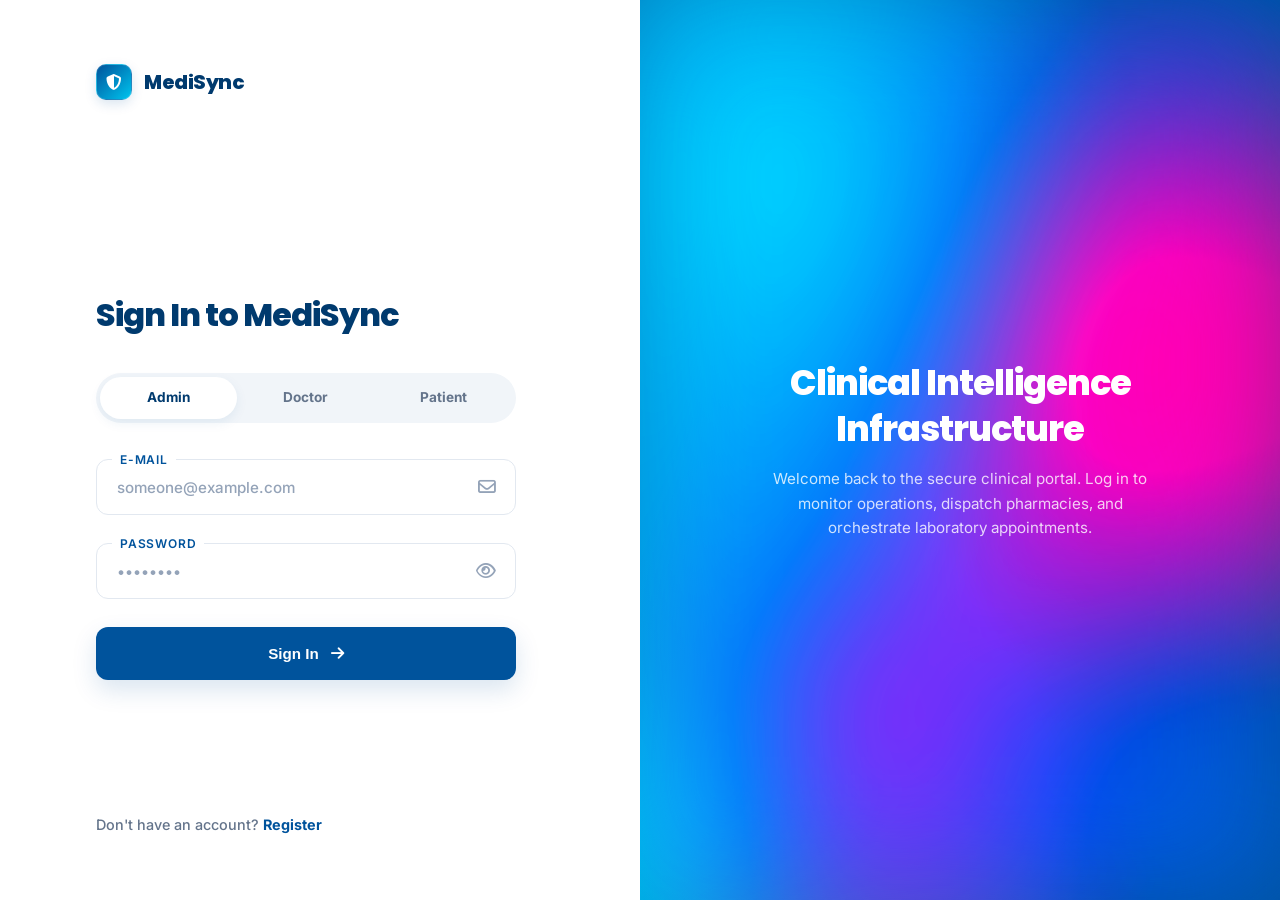
<file: Frontend/billing.html>
<!DOCTYPE html>
<html lang="en">
<head>
    <meta charset="UTF-8">
    <meta name="viewport" content="width=device-width, initial-scale=1.0">
    <title>Billing Revenue | MediSync Pro</title>
    <link rel="stylesheet" href="css/dashboard.css">
    <link rel="stylesheet" href="https://cdnjs.cloudflare.com/ajax/libs/font-awesome/6.4.0/css/all.min.css">
    <style>
        .invoice-receipt-modal {
            position: fixed;
            top: 0;
            left: 0;
            right: 0;
            bottom: 0;
            background: rgba(15, 23, 42, 0.6);
            backdrop-filter: blur(12px);
            display: flex;
            align-items: center;
            justify-content: center;
            z-index: 10000;
            opacity: 0;
            pointer-events: none;
            transition: all 0.3s cubic-bezier(0.4, 0, 0.2, 1);
        }

        .invoice-receipt-modal.active {
            opacity: 1;
            pointer-events: auto;
        }

        .invoice-statement-card {
            background: #ffffff;
            color: #0f172a;
            border-radius: 28px;
            width: 100%;
            max-width: 600px;
            padding: 2.5rem;
            box-shadow: var(--shadow-2xl);
            transform: scale(0.9);
            transition: all 0.3s cubic-bezier(0.34, 1.56, 0.64, 1);
            position: relative;
            font-family: 'Inter', sans-serif;
        }

        .invoice-receipt-modal.active .invoice-statement-card {
            transform: scale(1);
        }

        /* Invoice Statement Styles */
        .statement-header {
            display: flex;
            justify-content: space-between;
            align-items: flex-start;
            border-bottom: 2px dashed #e2e8f0;
            padding-bottom: 1.5rem;
            margin-bottom: 1.5rem;
        }

        .statement-logo {
            display: flex;
            align-items: center;
            gap: 0.5rem;
            color: #00539C;
            font-weight: 800;
            font-size: 1.4rem;
        }

        .statement-title {
            text-align: right;
        }

        .statement-title h3 {
            font-size: 1.25rem;
            font-weight: 800;
            color: #0f172a;
            text-transform: uppercase;
            letter-spacing: 0.5px;
            margin-bottom: 0.2rem;
        }

        .statement-title p {
            font-size: 0.8rem;
            color: #64748b;
        }

        .statement-meta-grid {
            display: grid;
            grid-template-columns: repeat(2, 1fr);
            gap: 1rem;
            margin-bottom: 1.5rem;
            font-size: 0.85rem;
        }

        .statement-meta-item strong {
            color: #475569;
            font-weight: 600;
        }

        .statement-meta-item span {
            color: #0f172a;
            font-weight: 700;
        }

        .statement-ledger {
            width: 100%;
            border-collapse: collapse;
            margin-bottom: 1.5rem;
        }

        .statement-ledger th {
            text-align: left;
            padding: 0.75rem 0.5rem;
            font-size: 0.75rem;
            text-transform: uppercase;
            letter-spacing: 0.5px;
            color: #475569;
            border-bottom: 2px solid #e2e8f0;
        }

        .statement-ledger td {
            padding: 1rem 0.5rem;
            font-size: 0.9rem;
            color: #0f172a;
            border-bottom: 1px solid #f1f5f9;
        }

        .statement-total-bar {
            background: #f8fafc;
            border-radius: 16px;
            padding: 1.25rem;
            display: flex;
            justify-content: space-between;
            align-items: center;
            font-size: 1rem;
            font-weight: 800;
            margin-bottom: 1.5rem;
            border: 1px solid #e2e8f0;
        }

        .statement-total-bar span {
            color: #475569;
        }

        .statement-total-bar strong {
            font-size: 1.25rem;
            color: #00539C;
        }

        .statement-footer {
            text-align: center;
            font-size: 0.75rem;
            color: #64748b;
            line-height: 1.6;
        }

        .statement-barcode {
            font-family: 'Libre Barcode 39', 'Courier New', Courier, monospace;
            font-size: 2.2rem;
            letter-spacing: 2px;
            margin: 1rem 0 0.5rem 0;
            color: #0f172a;
        }

        .print-btn-group {
            display: flex;
            gap: 1rem;
            margin-top: 2rem;
        }

        @media print {
            body > *:not(#statementModal) {
                display: none !important;
            }
            .invoice-receipt-modal {
                position: static !important;
                display: block !important;
                background: transparent !important;
                backdrop-filter: none !important;
                opacity: 1 !important;
                pointer-events: auto !important;
                padding: 0 !important;
                margin: 0 !important;
                width: 100% !important;
                height: auto !important;
            }
            .invoice-statement-card {
                position: static !important;
                transform: none !important;
                max-width: 100% !important;
                width: 100% !important;
                box-shadow: none !important;
                border: none !important;
                padding: 0 !important;
                margin: 0 !important;
            }
            #print-area {
                position: static !important;
                width: 100% !important;
                padding: 0 !important;
                margin: 0 !important;
            }
            .print-btn-group, .modal-close {
                display: none !important;
            }
        }
    </style>
</head>
<body>

    <aside class="sidebar">
        <div class="logo-section">
            <div class="logo-icon"><i class="fas fa-shield-alt"></i></div>
            <div class="logo-text"><h2>MediSync</h2><p>Pro System</p></div>
        </div>
        <nav class="nav-links">
            <a href="index.html" class="nav-item"><i class="fas fa-th-large"></i> <span>Dashboard</span></a>
            <a href="patients.html" class="nav-item"><i class="fas fa-users"></i> <span>Patients</span></a>
            <a href="doctors.html" class="nav-item"><i class="fas fa-user-md"></i> <span>Doctors</span></a>
            
            <a href="appointments.html" class="nav-item"><i class="fas fa-calendar-alt"></i> <span>Appointments</span></a>
            <a href="records.html" class="nav-item"><i class="fas fa-file-medical"></i> <span>Medical Records</span></a>
            <a href="billing.html" class="nav-item active"><i class="fas fa-file-invoice-dollar"></i> <span>Billing</span></a>
            <a href="admin.html" class="nav-item"><i class="fas fa-user-shield"></i> <span>Admin</span></a>
            <a href="#" class="nav-item" onclick="logout()"><i class="fas fa-sign-out-alt"></i> <span>Logout</span></a>
        </nav>
    </aside>

    <div class="content-wrapper">
        <header class="top-header">
            <div class="search-container">
                <input type="text" id="system-search" placeholder="Search clinical cloud (Patient, Invoice, Category)...">
            </div>
            <div class="header-actions">
                <div class="icon-btn notification-bell">
                    <i class="far fa-bell"></i>
                    <span class="notification-badge"></span>
                </div>
                <div class="header-divider"></div>
                <div class="user-profile">
                    <div class="user-info">
                        <p class="user-name">Administrator</p>
                        <p class="user-role">System Level 4</p>
                    </div>
                    <img src="https://ui-avatars.com/api/?name=Admin+User&background=2563eb&color=white" class="user-avatar" alt="Admin">
                </div>
            </div>
        </header>

        <div class="content-body">
            <div class="billing-header">
                <div>
                    <h1>Billing & Revenue</h1>
                    <p style="color: var(--text-muted); font-weight: 500;">Financial reconciliation and invoice tracking terminal.</p>
                </div>
                <button class="btn-add-premium" onclick="openBillingModal()">
                    <i class="fas fa-plus"></i> Create Invoice
                </button>
            </div>

            <div class="roster-card">
                <table class="roster-table">
                    <thead>
                        <tr>
                            <th class="col-id">Invoice #</th>
                            <th class="col-patient">Patient</th>
                            <th class="col-cat">Category</th>
                            <th class="col-blood">Amount</th>
                            <th class="col-status">Status</th>
                            <th class="col-actions">Actions</th>
                        </tr>
                    </thead>
                    <tbody id="billing-roster-body">
                        <!-- Data injected here -->
                    </tbody>
                </table>
            </div>
        </div>
    </div>

    <!-- Billing Modal -->
    <div id="billingModal" class="modal">
        <div class="modal-content">
            <button class="modal-close" onclick="closeModal()"><i class="fas fa-times"></i></button>
            <h2 style="margin-bottom: 2rem; color: var(--text-main); font-weight: 800; letter-spacing: -1px;">Generate Invoice</h2>
            <form id="billing-form">
                <div class="flex-col gap-4">
                    <div class="form-group">
                        <label>Billable Patient</label>
                        <select id="bill-patient" required>
                            <option value="">Select a patient for billing...</option>
                        </select>
                    </div>
                    <div class="form-group">
                        <label>Service Category</label>
                        <input type="text" id="bill-cat" placeholder="e.g. General Consultation, Lab Test" required>
                    </div>
                    <div style="display: flex; gap: 1.5rem;">
                        <div class="form-group" style="flex: 1;">
                            <label>Total Amount (LKR)</label>
                            <input type="number" id="bill-amount" placeholder="0.00" step="0.01" required>
                        </div>
                        <div class="form-group" style="flex: 1;">
                            <label>Payment Status</label>
                            <select id="bill-status">
                                <option value="PENDING">Pending Payment</option>
                                <option value="PAID">Paid in Full</option>
                            </select>
                        </div>
                    </div>
                </div>
                <div style="display: flex; justify-content: flex-end; margin-top: 2.5rem; gap: 1.25rem;">
                    <button type="button" class="btn-premium-outline" onclick="closeModal()">Cancel</button>
                    <button type="submit" class="btn-premium-primary" style="min-width: 200px;">Generate Invoice</button>
                </div>
            </form>
        </div>
    </div>
    <!-- INVOICE STATEMENT MODAL -->
    <div class="invoice-receipt-modal" id="statementModal">
        <div class="invoice-statement-card">
            
            <button class="modal-close" onclick="closeStatement()" style="color: #64748b; background: transparent; border: none; font-size: 1.25rem; position: absolute; top: 1.5rem; right: 1.5rem; cursor: pointer;">
                <i class="fas fa-times"></i>
            </button>

            <!-- Printable content start -->
            <div id="print-area">
                <div class="statement-header">
                    <div class="statement-logo">
                        <i class="fas fa-heartbeat"></i> MediSync Clinical Group
                    </div>
                    <div class="statement-title">
                        <h3>Official Receipt</h3>
                        <p id="receipt-invoice-number">#INV-168000</p>
                    </div>
                </div>

                <div class="statement-meta-grid">
                    <div class="statement-meta-item">
                        <strong>Patient Name:</strong> <span id="receipt-patient-name">John Doe</span>
                    </div>
                    <div class="statement-meta-item">
                        <strong>Receipt Date:</strong> <span id="receipt-paid-date">N/A</span>
                    </div>
                    <div class="statement-meta-item">
                        <strong>Service Type:</strong> <span>Outpatient (OPD) Consultation</span>
                    </div>
                    <div class="statement-meta-item">
                        <strong>Gateway Status:</strong> <span style="color: #10b981;">PAID</span>
                    </div>
                </div>

                <table class="statement-ledger">
                    <thead>
                        <tr>
                            <th>Description</th>
                            <th style="text-align: right;">Unit Charge</th>
                            <th style="text-align: right;">Amount</th>
                        </tr>
                    </thead>
                    <tbody>
                        <tr>
                            <td>Clinical Consultation Fee (Pre-paid)</td>
                            <td style="text-align: right;" id="receipt-ledger-unit">LKR 1500.00</td>
                            <td style="text-align: right;" id="receipt-ledger-amount">LKR 1500.00</td>
                        </tr>
                        <tr>
                            <td>Secure Online Gateway Processing</td>
                            <td style="text-align: right;">LKR 0.00</td>
                            <td style="text-align: right;">LKR 0.00</td>
                        </tr>
                    </tbody>
                </table>

                <div class="statement-total-bar">
                    <span>Grand Total Received</span>
                    <strong id="receipt-ledger-total">LKR 1500.00</strong>
                </div>

                <div class="statement-footer">
                    <p>Thank you for choosing MediSync Telehealth clinical services.</p>
                    <p style="font-weight: 700; margin-top: 0.25rem;">This is a secure system-generated transaction receipt. No signature required.</p>
                    
                    <!-- Simulated Barcode -->
                    <div class="statement-barcode" id="receipt-barcode">||| ||| ||| ||| ||| ||| |||</div>
                    <p style="font-size: 0.65rem; text-transform: uppercase; color: #94a3b8;" id="receipt-auth-code">AUTH-TRAN-DUMMY</p>
                </div>
            </div>
            <!-- Printable content end -->

            <div class="print-btn-group">
                <button class="btn-premium-primary" style="flex: 1;" onclick="window.print()">
                    <i class="fas fa-print"></i> Print Statement
                </button>
                <button class="btn-premium-outline" onclick="closeStatement()">
                    Close Receipt
                </button>
            </div>
        </div>
    </div>

    <script src="js/common.js"></script>
    <script>
        const user = JSON.parse(localStorage.getItem('user'));
        const isPatient = user && user.role === 'PATIENT';
        const isDoctor = user && user.role === 'DOCTOR';

        window.allBills = [];
        window.allPatients = [];

        async function loadBills() {
            try {
                if (isPatient) {
                    // Hide Create Invoice Button
                    const createBtn = document.querySelector('.btn-add-premium');
                    if (createBtn) createBtn.style.display = 'none';

                    // Update Header Titles
                    const h1 = document.querySelector('.billing-header h1');
                    if (h1) h1.innerText = 'My Invoices';
                    const p = document.querySelector('.billing-header p');
                    if (p) p.innerText = 'Track and print your clinical consultation receipts.';
                }

                const [bills, patients] = await Promise.all([
                    apiFetch('/billing'),
                    apiFetch('/patients')
                ]);

                window.allBills = bills;
                if (isPatient) {
                    window.allBills = bills.filter(b => b.patientId == user.id);
                }
                window.allPatients = patients;

                // Populate patient select
                const pSelect = document.getElementById('bill-patient');
                pSelect.innerHTML = '<option value="">Select Patient</option>' + 
                    allPatients.map(p => `<option value="${p.id}">${p.name}</option>`).join('');

                renderBills();

                // Auto-open specific invoice if redirected from appointments
                const urlParams = new URLSearchParams(window.location.search);
                const apptId = urlParams.get('appointmentId');
                if (apptId) {
                    const bill = window.allBills.find(b => b.appointmentId == apptId);
                    if (bill) {
                        openStatement(bill.id);
                    } else {
                        showToast('No transaction invoice found for this encounter.', 'info');
                    }
                }
            } catch (error) {
                showToast('Failed to load financial records', 'error');
            }
        }

        function renderBills() {
            const tbody = document.getElementById('billing-roster-body');
            const searchTerm = document.getElementById('system-search').value.toLowerCase().trim();
            
            const filtered = allBills.filter(b => {
                const patName = (allPatients.find(p => p.id == b.patientId)?.name || '').toLowerCase();
                const category = (b.billingCategory || '').toLowerCase();
                const invNum = (b.invoiceNumber || '').toLowerCase();
                
                return patName.includes(searchTerm) || 
                       category.includes(searchTerm) || 
                       invNum.includes(searchTerm);
            });

            if (filtered.length === 0) {
                tbody.innerHTML = `<tr><td colspan="6" style="text-align: center; color: var(--text-muted); padding: 3rem;">
                    ${searchTerm ? 'No billing matches found for "' + searchTerm + '"' : 'No clinical invoices found.'}
                </td></tr>`;
                return;
            }

            tbody.innerHTML = filtered.map(b => {
                const patName = allPatients.find(p => p.id == b.patientId)?.name || 'Unknown';
                const receiptBtn = `<button class="btn-action-light" onclick="openStatement(${b.id})" title="View Receipt" style="color: var(--primary); background: rgba(37,99,235,0.08); width: 34px; height: 34px; border-radius: 8px; display: inline-flex; align-items: center; justify-content: center;"><i class="fas fa-file-invoice"></i></button>`;

                const actionHtml = isPatient ? receiptBtn : `
                    <div class="action-btns">
                        <button class="btn-action-light" onclick="editBill(${b.id})" title="Edit"><i class="fas fa-edit"></i></button>
                        ${receiptBtn}
                        <button class="btn-action-light delete" onclick="deleteBill(${b.id})" title="Delete"><i class="fas fa-trash-alt"></i></button>
                    </div>
                `;

                return `
                    <tr>
                        <td><span class="user-name">#${b.invoiceNumber || 'INV-'+b.id}</span></td>
                        <td><span class="user-name">${patName}</span></td>
                        <td><span class="info-tag">${b.billingCategory}</span></td>
                        <td><span class="user-name">LKR ${b.amount.toFixed(2)}</span></td>
                        <td><span class="status-badge ${b.status === 'PAID' ? 'CONFIRMED' : 'PENDING'}">${b.status}</span></td>
                        <td>${actionHtml}</td>
                    </tr>
                `;
            }).join('');
        }

        function openStatement(id) {
            const b = allBills.find(x => x.id == id);
            if (!b) return;

            const patName = allPatients.find(p => p.id == b.patientId)?.name || 'Patient';
            
            document.getElementById('receipt-invoice-number').innerText = '#' + (b.invoiceNumber || 'INV-' + b.id);
            document.getElementById('receipt-patient-name').innerText = patName;
            document.getElementById('receipt-paid-date').innerText = b.billingDate ? new Date(b.billingDate).toLocaleDateString() : new Date().toLocaleDateString();
            document.getElementById('receipt-ledger-unit').innerText = `LKR ${b.amount.toFixed(2)}`;
            document.getElementById('receipt-ledger-amount').innerText = `LKR ${b.amount.toFixed(2)}`;
            document.getElementById('receipt-ledger-total').innerText = `LKR ${b.amount.toFixed(2)}`;
            
            // Format dynamic barcode value
            document.getElementById('receipt-barcode').innerText = `*MS-${b.id}-${b.patientId}*`;
            document.getElementById('receipt-auth-code').innerText = `AUTH-CODE: MS-TRAN-${Math.floor(100000 + Math.random() * 900000)}`;

            document.getElementById('statementModal').classList.add('active');
        }

        function closeStatement() {
            document.getElementById('statementModal').classList.remove('active');
        }

        // Live Search Handler
        document.getElementById('system-search').addEventListener('input', renderBills);

        let editingId = null;

        function openBillingModal() {
            editingId = null;
            document.getElementById('billing-form').reset();
            document.getElementById('billingModal').querySelector('h2').innerText = 'Generate New Invoice';
            document.getElementById('billingModal').querySelector('button[type="submit"]').innerText = 'Generate Invoice';
            document.getElementById('billingModal').classList.add('active');
        }

        async function editBill(id) {
            try {
                const b = await apiFetch(`/billing/${id}`);
                editingId = id;
                
                document.getElementById('bill-patient').value = b.patientId;
                document.getElementById('bill-cat').value = b.billingCategory;
                document.getElementById('bill-amount').value = b.amount;
                document.getElementById('bill-status').value = b.status;

                document.getElementById('billingModal').querySelector('h2').innerText = 'Update Billing Record';
                document.getElementById('billingModal').querySelector('button[type="submit"]').innerText = 'Save Changes';
                document.getElementById('billingModal').classList.add('active');
            } catch (error) {
                showToast('Failed to load invoice details', 'error');
            }
        }

        function closeModal() {
            document.getElementById('billingModal').classList.remove('active');
        }

        document.getElementById('billing-form').addEventListener('submit', async (e) => {
            e.preventDefault();
            const btn = e.target.querySelector('button[type="submit"]');
            const originalText = btn.innerHTML;
            btn.innerHTML = '<i class="fas fa-spinner fa-spin"></i> Processing...';
            btn.disabled = true;

            const data = {
                patientId: parseInt(document.getElementById('bill-patient').value),
                billingCategory: document.getElementById('bill-cat').value,
                amount: parseFloat(document.getElementById('bill-amount').value),
                status: document.getElementById('bill-status').value,
                invoiceNumber: editingId ? null : 'INV-' + Math.floor(1000 + Math.random() * 9000)
            };

            try {
                const method = editingId ? 'PUT' : 'POST';
                const url = editingId ? `/billing/${editingId}` : '/billing';
                await apiFetch(url, method, data);
                
                showToast(editingId ? 'Invoice updated' : 'Invoice generated', 'success');
                closeModal();
                loadBills();
                e.target.reset();
            } catch (error) {
                showToast(error.message || 'Operation failed', 'error');
            } finally {
                btn.innerHTML = originalText;
                btn.disabled = false;
            }
        });

        async function deleteBill(id) {
            if (await showCustomConfirm('Are you sure you want to permanently void this clinical invoice?')) {
                try {
                    await apiFetch(`/billing/${id}`, 'DELETE');
                    showToast('Invoice voided', 'success');
                    loadBills();
                } catch (error) {
                    showToast(error.message || 'Action failed', 'error');
                }
            }
        }

        document.addEventListener('DOMContentLoaded', loadBills);
    </script>
</body>
</html>
</file>
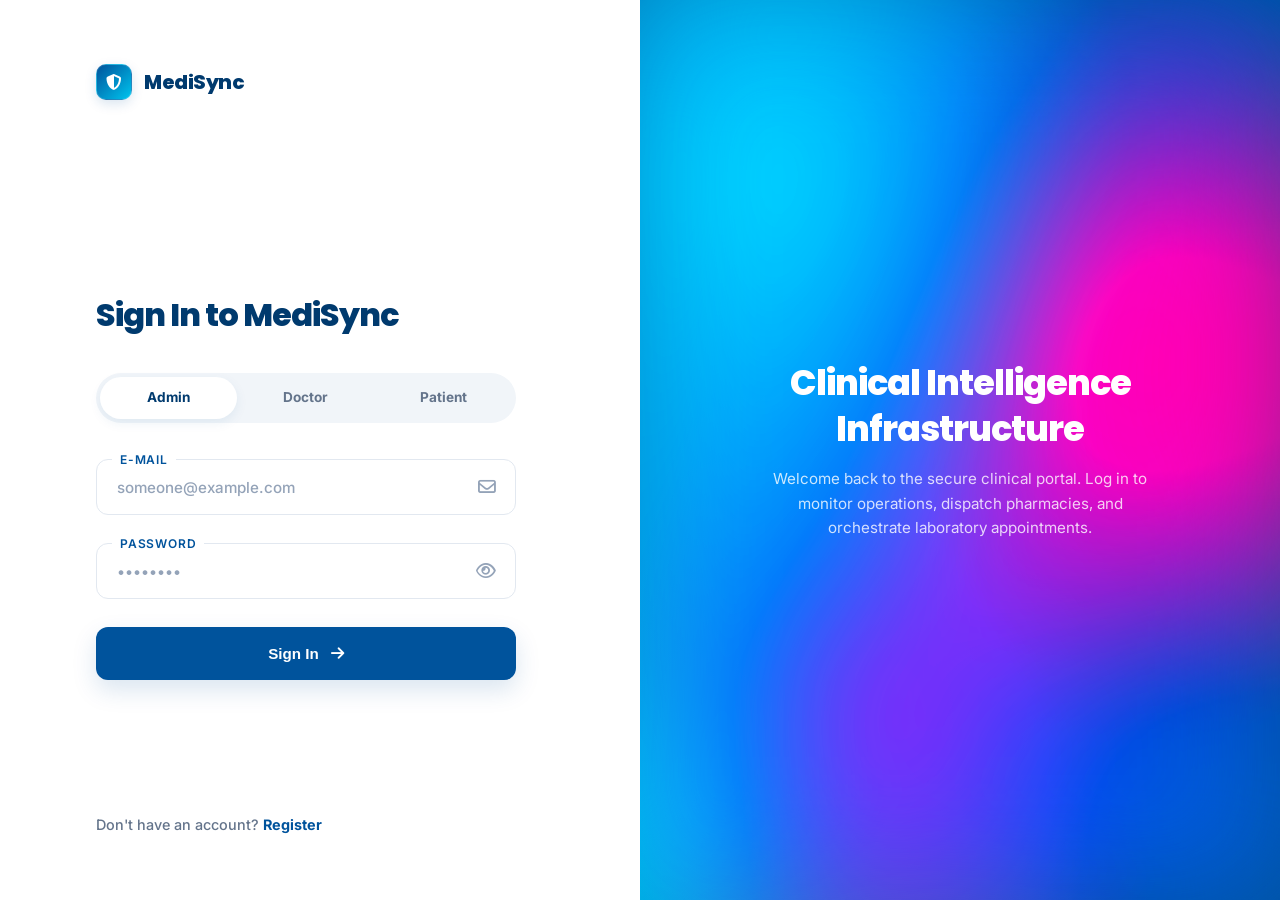
<file: Frontend/book-appointment.html>
<!DOCTYPE html>
<html lang="en">
<head>
    <meta charset="UTF-8">
    <meta name="viewport" content="width=device-width, initial-scale=1.0">
    <title>Book Appointment | MediSync Pro</title>
    <link rel="stylesheet" href="css/dashboard.css">
    <link rel="stylesheet" href="https://cdnjs.cloudflare.com/ajax/libs/font-awesome/6.4.0/css/all.min.css">
    <style>
        .premium-booking-card {
    max-width: 850px;
    margin: 0 auto;
    background: var(--card-bg);
    border: 1px solid var(--border-color);
    border-radius: 28px;
    padding: 2.5rem;
    box-shadow: var(--shadow-lg);
}

.appointment-header {
    margin-bottom: 2rem;
}

.appointment-header h1 {
    color: var(--text-main);
    font-size: 2.4rem;
    font-weight: 800;
    margin-bottom: 0.5rem;
    letter-spacing: -1px;
}

.appointment-header p {
    color: var(--text-muted);
    font-size: 1rem;
}

.form-section {
    margin-bottom: 1.8rem;
}

.form-section label {
    display: block;
    margin-bottom: 0.75rem;
    font-size: 0.85rem;
    font-weight: 700;
    color: var(--text-main);
    text-transform: uppercase;
    letter-spacing: 0.5px;
}

.form-section input,
.form-section textarea {
    width: 100%;
    background: var(--glass-bg);
    border: 1px solid var(--border-color);
    border-radius: 16px;
    padding: 1rem 1.2rem;
    color: var(--text-main);
    font-size: 0.95rem;
    transition: all 0.25s ease;
}

.form-section input:focus,
.form-section textarea:focus {
    outline: none;
    border-color: var(--primary);
    box-shadow: 0 0 0 4px rgba(37,99,235,0.15);
}

.doctor-card {
    background: var(--glass-bg);
    border: 1px solid var(--border-color);
    border-radius: 18px;
    padding: 1rem 1.2rem;
    margin-bottom: 1rem;
    cursor: pointer;
    transition: all 0.25s ease;
}

.doctor-card:hover {
    border-color: var(--primary);
    transform: translateY(-2px);
}

.doctor-card.selected {
    border-color: var(--primary);
    background: rgba(37,99,235,0.08);
}

.doctor-name {
    color: var(--text-main);
    font-size: 1rem;
    font-weight: 700;
    margin-bottom: 0.4rem;
}

.doctor-info {
    color: var(--text-muted);
    font-size: 0.9rem;
    line-height: 1.5;
}

.time-slots {
    display: grid;
    grid-template-columns: repeat(auto-fill, minmax(120px, 1fr));
    gap: 1rem;
}

.time-slot {
    background: var(--glass-bg);
    border: 1px solid var(--border-color);
    border-radius: 14px;
    padding: 1rem;
    text-align: center;
    font-weight: 700;
    color: var(--text-main);
    cursor: pointer;
    transition: all 0.25s ease;
}

.time-slot:hover {
    border-color: var(--primary);
}

.time-slot.selected {
    background: var(--primary);
    border-color: var(--primary);
    color: white;
}

.button-group {
    display: flex;
    justify-content: flex-end;
    gap: 1rem;
    margin-top: 2.5rem;
}

.loading {
    color: var(--text-muted);
    padding: 1rem;
}

@media (max-width: 768px) {

    .premium-booking-card {
        padding: 1.5rem;
    }

    .button-group {
        flex-direction: column;
    }

    .appointment-header h1 {
        font-size: 2rem;
    }
}

/* Checkout Modal Styles */
.checkout-modal-overlay {
    position: fixed;
    top: 0;
    left: 0;
    right: 0;
    bottom: 0;
    background: rgba(15, 23, 42, 0.6);
    backdrop-filter: blur(12px);
    display: flex;
    align-items: center;
    justify-content: center;
    z-index: 10000;
    opacity: 0;
    pointer-events: none;
    transition: all 0.3s cubic-bezier(0.4, 0, 0.2, 1);
}

.checkout-modal-overlay.active {
    opacity: 1;
    pointer-events: auto;
}

.checkout-card {
    background: var(--card-bg);
    border: 1px solid var(--border-color);
    border-radius: 28px;
    width: 100%;
    max-width: 540px;
    padding: 2.2rem;
    box-shadow: var(--shadow-2xl);
    transform: scale(0.9);
    transition: all 0.3s cubic-bezier(0.34, 1.56, 0.64, 1);
}

.checkout-modal-overlay.active .checkout-card {
    transform: scale(1);
}

.checkout-header {
    text-align: center;
    margin-bottom: 1.8rem;
}

.checkout-header .secure-badge {
    display: inline-flex;
    align-items: center;
    gap: 0.5rem;
    background: rgba(16, 185, 129, 0.1);
    color: #10b981;
    padding: 0.4rem 1rem;
    border-radius: 20px;
    font-size: 0.8rem;
    font-weight: 700;
    text-transform: uppercase;
    letter-spacing: 1px;
    margin-bottom: 0.75rem;
}

.checkout-header h2 {
    color: var(--text-main);
    font-size: 1.6rem;
    font-weight: 800;
    letter-spacing: -0.5px;
}

/* Visual Card Preview */
.visual-card-preview {
    background: linear-gradient(135deg, #0f172a, #1e293b);
    border-radius: 20px;
    padding: 1.5rem;
    color: white;
    position: relative;
    box-shadow: 0 10px 25px -5px rgba(0,0,0,0.3);
    margin-bottom: 1.8rem;
    overflow: hidden;
    border: 1px solid rgba(255,255,255,0.08);
}

.visual-card-preview::before {
    content: '';
    position: absolute;
    top: -50%;
    right: -20%;
    width: 250px;
    height: 250px;
    background: radial-gradient(circle, rgba(37,99,235,0.2) 0%, transparent 70%);
    pointer-events: none;
}

.card-top {
    display: flex;
    justify-content: space-between;
    align-items: center;
    margin-bottom: 2rem;
}

.card-chip {
    width: 45px;
    height: 35px;
    background: linear-gradient(135deg, #f59e0b, #d97706);
    border-radius: 6px;
    position: relative;
}

.card-chip::after {
    content: '';
    position: absolute;
    top: 5px;
    left: 5px;
    right: 5px;
    bottom: 5px;
    border: 1px solid rgba(255,255,255,0.2);
    border-radius: 4px;
}

.card-type-logo {
    font-size: 1.5rem;
    font-weight: 900;
    font-style: italic;
    color: rgba(255,255,255,0.8);
}

.preview-card-number {
    font-size: 1.35rem;
    letter-spacing: 3px;
    font-family: 'Courier New', Courier, monospace;
    font-weight: 700;
    margin-bottom: 1.8rem;
    text-shadow: 0 2px 4px rgba(0,0,0,0.5);
}

.card-bottom {
    display: flex;
    justify-content: space-between;
}

.card-info-lbl {
    font-size: 0.65rem;
    text-transform: uppercase;
    letter-spacing: 1px;
    color: rgba(255,255,255,0.5);
    margin-bottom: 0.25rem;
}

.preview-holder-name {
    font-size: 0.95rem;
    font-weight: 700;
    letter-spacing: 0.5px;
    text-transform: uppercase;
}

.preview-expiry {
    font-size: 0.95rem;
    font-weight: 700;
    letter-spacing: 0.5px;
}

/* Processing Overlay */
.processing-overlay {
    position: absolute;
    top: 0;
    left: 0;
    right: 0;
    bottom: 0;
    background: #ffffff !important;
    border-radius: 28px;
    display: flex;
    flex-direction: column;
    align-items: center;
    justify-content: center;
    opacity: 0;
    pointer-events: none;
    z-index: 100 !important;
    transition: all 0.4s cubic-bezier(0.4, 0, 0.2, 1);
    padding: 2.5rem;
    text-align: center;
}

.processing-overlay.active {
    opacity: 1;
    pointer-events: auto;
}

.processing-spinner {
    width: 60px;
    height: 60px;
    border: 5px solid #f1f5f9;
    border-top: 5px solid var(--primary);
    border-radius: 50%;
    animation: spin 1s linear infinite;
    margin-bottom: 1.5rem;
    box-shadow: 0 4px 10px rgba(37,99,235,0.1);
}

.processing-msg {
    color: var(--text-main);
    font-size: 1.25rem;
    font-weight: 800;
    margin-bottom: 0.5rem;
    letter-spacing: -0.5px;
}

.processing-sub {
    color: var(--text-muted);
    font-size: 0.9rem;
    line-height: 1.5;
}

@keyframes spin {
    0% { transform: rotate(0deg); }
    100% { transform: rotate(360deg); }
}
@keyframes scaleUp {
    0% { transform: scale(0.7); opacity: 0; }
    100% { transform: scale(1); opacity: 1; }
}
    </style>
</head>
<body>

    <!-- SIDEBAR -->
    <aside class="sidebar">
        <div class="logo-section">
            <div class="logo-icon">
                <i class="fas fa-heartbeat"></i>
            </div>
            <div class="logo-text">
                <h2>MediSync</h2>
                <p>Pro System</p>
            </div>
        </div>

        <nav class="nav-links">

            <a href="appointments.html" class="nav-item active">
                <i class="fas fa-calendar-alt"></i>
                <span>Appointments</span>
            </a>

            <a href="records.html" class="nav-item">
                <i class="fas fa-file-medical"></i>
                <span>Medical Records</span>
            </a>

            <a href="#" class="nav-item" onclick="logout()">
                <i class="fas fa-sign-out-alt"></i>
                <span>Logout</span>
            </a>
        </nav>
    </aside>

    <!-- MAIN CONTENT -->
    <div class="content-wrapper">

        <!-- HEADER -->
        <header class="top-header">
            <div>
                <h2 style="color: var(--text-main); font-weight: 800;">
                    Book Appointment
                </h2>
            </div>

            <div class="header-actions">
                <div class="user-profile">
                    <div class="user-info">
                        <p class="user-name">Patient Portal</p>
                        <p class="user-role">Healthcare Access</p>
                    </div>

                    <img
                        src="https://ui-avatars.com/api/?name=Patient&background=2563eb&color=fff"
                        class="user-avatar"
                    >
                </div>
            </div>
        </header>

        <!-- CONTENT BODY -->
        <div class="content-body">

            <div class="premium-booking-card">

                <div class="appointment-header">
                    <h1>Schedule Appointment</h1>
                    <p>Book your healthcare consultation quickly and securely.</p>
                </div>

                <form id="appointment-form">

                    <!-- DOCTOR -->
                    <div class="form-section">
                        <label>Select Doctor</label>

                        <div id="doctor-list">
                            <div class="loading">
                                <i class="fas fa-spinner fa-spin"></i>
                                Loading doctors...
                            </div>
                        </div>

                        <input type="hidden" id="selected-doctor">
                    </div>

                    <!-- DATE -->
                    <div class="form-section">
                        <label>Appointment Date</label>

                        <input type="date" id="appointment-date" required>
                        <span id="date-validation-msg" style="font-size: 0.85rem; display: block; margin-top: 0.5rem; font-weight: 700;"></span>
                    </div>

                    <!-- TIME -->
                    <div class="form-section">
                        <label>Appointment Time</label>

                        <div class="time-slots" id="time-slots"></div>

                        <input type="hidden" id="selected-time">
                    </div>

                    <!-- REASON -->
                    <div class="form-section">
                        <label>Reason for Appointment</label>

                        <textarea
                            id="reason"
                            rows="4"
                            placeholder="Describe your symptoms or reason for visit..."
                            required
                        ></textarea>
                    </div>

                    <!-- NOTES -->
                    <div class="form-section">
                        <label>Additional Notes</label>

                        <textarea
                            id="notes"
                            rows="3"
                            placeholder="Any additional information..."
                        ></textarea>
                    </div>

                    <!-- BUTTONS -->
                    <div class="button-group">
                        <button type="submit" class="btn-premium-primary">
                            <i class="fas fa-calendar-check"></i>
                            Confirm Booking
                        </button>

                        <button
                            type="button"
                            class="btn-premium-outline"
                            onclick="window.history.back()"
                        >
                            Cancel
                        </button>
                    </div>

                </form>

            </div>

        </div>
    </div>

    <!-- CHECKOUT MODAL -->
    <div class="checkout-modal-overlay" id="checkoutModal">
        <div class="checkout-card" style="position: relative; overflow: hidden;">
            
            <!-- Processing screen -->
            <div class="processing-overlay" id="processingOverlay">
                <div class="processing-spinner"></div>
                <div class="processing-msg" id="processingMsg">Connecting...</div>
                <div class="processing-sub" id="processingSub">Securing clinical transaction gateway</div>
            </div>

            <div class="checkout-header">
                <div class="secure-badge">
                    <i class="fas fa-shield-alt"></i> 128-bit SSL Secured
                </div>
                <h2>Clinical Telehealth Checkout</h2>
            </div>

            <!-- Visual Preview Card -->
            <div class="visual-card-preview">
                <div class="card-top">
                    <div class="card-chip"></div>
                    <div class="card-type-logo"><i class="fab fa-cc-visa" id="card-type-icon"></i></div>
                </div>
                <div class="preview-card-number" id="previewCardNumber">•••• •••• •••• ••••</div>
                <div class="card-bottom">
                    <div>
                        <div class="card-info-lbl">Cardholder</div>
                        <div class="preview-holder-name" id="previewHolderName">CARDHOLDER NAME</div>
                    </div>
                    <div style="text-align: right;">
                        <div class="card-info-lbl">Expires</div>
                        <div class="preview-expiry" id="previewExpiry">MM/YY</div>
                    </div>
                </div>
            </div>

            <!-- Details Form -->
            <form id="checkout-form">
                <div class="form-section">
                    <label>Cardholder Name</label>
                    <input type="text" id="card-name" placeholder="John Doe" required style="text-transform: uppercase;">
                </div>
                <div class="form-section">
                    <label>Card Number</label>
                    <input type="text" id="card-number" placeholder="4111 2222 3333 4444" maxlength="19" required>
                </div>
                <div style="display: flex; gap: 1.25rem;">
                    <div class="form-section" style="flex: 1;">
                        <label>Expiry Date</label>
                        <input type="text" id="card-expiry" placeholder="MM/YY" maxlength="5" required>
                    </div>
                    <div class="form-section" style="flex: 1;">
                        <label>CVV Code</label>
                        <input type="password" id="card-cvv" placeholder="•••" maxlength="3" required>
                    </div>
                </div>

                <div class="button-group" style="margin-top: 1.8rem;">
                    <button type="submit" class="btn-premium-primary" style="flex: 1;" id="payBtn">
                        <i class="fas fa-lock"></i> Pay & Confirm
                    </button>
                    <button type="button" class="btn-premium-outline" onclick="closeCheckout()">
                        Cancel
                    </button>
                </div>
            </form>
        </div>
    </div>

    <script src="js/common.js"></script>
    <script>
        const user = JSON.parse(localStorage.getItem('user'));
        const isPatient = user && user.role === 'PATIENT';
        if (!isPatient) {
            window.location.href = 'login.html';
        }

        let allDoctors = [];
        let selectedDoctor = null;
        let isDateValid = false;

        async function loadDoctors() {
            try {
                const doctors = await apiFetch('/doctors');
                allDoctors = doctors;
                const docList = document.getElementById('doctor-list');
                if (!doctors || doctors.length === 0) {
                    docList.innerHTML = '<div class="loading">No doctors available.</div>';
                    return;
                }
                docList.innerHTML = doctors.map(doctor => {
                    const daysStr = doctor.availableDays || '';
                    const days = daysStr.split(/[\s,]+/).filter(d => d.trim().length > 0);
                    const daysText = days.length > 0 ? days.join(', ') : 'Not Configured';
                    return `
                        <div class="doctor-card" data-id="${doctor.id}">
                            <div class="doctor-name">Dr. ${doctor.name}</div>
                            <div class="doctor-info">
                                <strong>${doctor.specialization || 'General Practitioner'}</strong> • Fee: LKR ${doctor.consultationFee || '1500'}<br>
                                <span class="days-text" style="font-size: 0.8rem; color: var(--primary); font-weight: 700;"><i class="far fa-calendar-alt"></i> Available: ${daysText}</span>
                            </div>
                        </div>
                    `;
                }).join('');

                // Add click handlers
                document.querySelectorAll('.doctor-card').forEach(card => {
                    card.addEventListener('click', () => {
                        document.querySelectorAll('.doctor-card').forEach(c => c.classList.remove('selected'));
                        card.classList.add('selected');
                        const docId = parseInt(card.dataset.id);
                        document.getElementById('selected-doctor').value = docId;
                        selectedDoctor = allDoctors.find(d => d.id === docId);
                        validateDate();
                    });
                });
            } catch (err) {
                document.getElementById('doctor-list').innerHTML = '<div class="loading" style="color: #ef4444;"><i class="fas fa-exclamation-circle"></i> Failed to load doctors.</div>';
            }
        }

        function validateDate() {
            const dateInput = document.getElementById('appointment-date');
            const validationMsg = document.getElementById('date-validation-msg');
            const selectedDate = dateInput.value;

            if (!selectedDoctor) {
                validationMsg.style.color = '#ef4444';
                validationMsg.innerHTML = '<i class="fas fa-exclamation-triangle"></i> Please select a doctor first.';
                isDateValid = false;
                return false;
            }

            if (!selectedDate) {
                validationMsg.textContent = '';
                isDateValid = false;
                return false;
            }

            // Calculate weekday name
            const dateParts = selectedDate.split('-');
            const year = parseInt(dateParts[0]);
            const month = parseInt(dateParts[1]) - 1;
            const day = parseInt(dateParts[2]);
            const dateObj = new Date(year, month, day);
            const dayName = dateObj.toLocaleDateString('en-US', { weekday: 'long' }); // e.g. "Monday"

            const doctorDaysStr = selectedDoctor.availableDays || '';
            const allowedDays = doctorDaysStr.split(/[\s,]+/).filter(d => d.trim().length > 0).map(d => d.toLowerCase());

            if (allowedDays.length === 0) {
                // If doctor has not configured days, allow booking but show info
                validationMsg.style.color = '#f59e0b';
                validationMsg.innerHTML = `<i class="fas fa-info-circle"></i> Dr. ${selectedDoctor.name} has not configured active days yet.`;
                isDateValid = true;
                return true;
            }

            if (allowedDays.includes(dayName.toLowerCase())) {
                validationMsg.style.color = '#059669'; // Success green
                validationMsg.innerHTML = `<i class="fas fa-check-circle"></i> Dr. ${selectedDoctor.name} is available on ${dayName}s.`;
                isDateValid = true;
                return true;
            } else {
                const formattedAllowed = allowedDays.map(d => d.charAt(0).toUpperCase() + d.slice(1)).join(', ');
                validationMsg.style.color = '#dc2626'; // Error red
                validationMsg.innerHTML = `<i class="fas fa-times-circle"></i> Dr. ${selectedDoctor.name} is not available on ${dayName}s. <br>Available days: <strong>${formattedAllowed}</strong>`;
                isDateValid = false;
                return false;
            }
        }

        document.addEventListener('DOMContentLoaded', () => {
            loadDoctors();

            // Set minimum date on date picker
            const today = new Date().toISOString().split('T')[0];
            document.getElementById('appointment-date').min = today;

            // Trigger validation when date changes
            document.getElementById('appointment-date').addEventListener('input', validateDate);
            document.getElementById('appointment-date').addEventListener('change', validateDate);

            // Render time slots
            const timeSlots = [
                { value: "09:00:00", label: "09:00 AM" },
                { value: "09:30:00", label: "09:30 AM" },
                { value: "10:00:00", label: "10:00 AM" },
                { value: "10:30:00", label: "10:30 AM" },
                { value: "11:00:00", label: "11:00 AM" },
                { value: "11:30:00", label: "11:30 AM" },
                { value: "14:00:00", label: "02:00 PM" },
                { value: "14:30:00", label: "02:30 PM" },
                { value: "15:00:00", label: "03:00 PM" },
                { value: "15:30:00", label: "03:30 PM" },
                { value: "16:00:00", label: "04:00 PM" },
                { value: "16:30:00", label: "04:30 PM" }
            ];

            const slotsContainer = document.getElementById('time-slots');
            slotsContainer.innerHTML = timeSlots.map(slot => `
                <div class="time-slot" data-value="${slot.value}">${slot.label}</div>
            `).join('');

            document.querySelectorAll('.time-slot').forEach(slot => {
                slot.addEventListener('click', () => {
                    document.querySelectorAll('.time-slot').forEach(s => s.classList.remove('selected'));
                    slot.classList.add('selected');
                    document.getElementById('selected-time').value = slot.dataset.value;
                });
            });
        });

        let pendingBookingData = null;

        function closeCheckout() {
            document.getElementById('checkoutModal').classList.remove('active');
            document.getElementById('checkout-form').reset();
            document.getElementById('processingOverlay').classList.remove('active');
            document.getElementById('previewCardNumber').textContent = '•••• •••• •••• ••••';
            document.getElementById('previewHolderName').textContent = 'CARDHOLDER NAME';
            document.getElementById('previewExpiry').textContent = 'MM/YY';
            document.getElementById('card-type-icon').className = 'fas fa-credit-card';
            pendingBookingData = null;
        }

        // Card Preview Real-Time Formatting & Sync
        document.getElementById('card-name').addEventListener('input', (e) => {
            const val = e.target.value.toUpperCase();
            document.getElementById('previewHolderName').textContent = val || 'CARDHOLDER NAME';
        });

        document.getElementById('card-number').addEventListener('input', (e) => {
            let val = e.target.value.replace(/\D/g, '');
            // Auto spacing every 4 digits
            let formatted = '';
            for (let i = 0; i < val.length; i++) {
                if (i > 0 && i % 4 === 0) formatted += ' ';
                formatted += val[i];
            }
            e.target.value = formatted;
            document.getElementById('previewCardNumber').textContent = formatted || '•••• •••• •••• ••••';

            // Detect card brand icon
            const icon = document.getElementById('card-type-icon');
            if (val.startsWith('4')) {
                icon.className = 'fab fa-cc-visa';
            } else if (val.startsWith('5')) {
                icon.className = 'fab fa-cc-mastercard';
            } else if (val.startsWith('3')) {
                icon.className = 'fab fa-cc-amex';
            } else {
                icon.className = 'fas fa-credit-card';
            }
        });

        document.getElementById('card-expiry').addEventListener('input', (e) => {
            let val = e.target.value.replace(/\D/g, '');
            if (val.length > 2) {
                val = val.substring(0, 2) + '/' + val.substring(2, 4);
            }
            e.target.value = val;
            document.getElementById('previewExpiry').textContent = val || 'MM/YY';
        });

        document.getElementById('card-cvv').addEventListener('input', (e) => {
            e.target.value = e.target.value.replace(/\D/g, '');
        });

        // Intercept Appointment Form Submit
        document.getElementById('appointment-form').addEventListener('submit', (e) => {
            e.preventDefault();
            
            const doctorId = document.getElementById('selected-doctor').value;
            const appointmentDate = document.getElementById('appointment-date').value;
            const appointmentTime = document.getElementById('selected-time').value;
            const reason = document.getElementById('reason').value;
            const notes = document.getElementById('notes').value;

            if (!doctorId) {
                showToast('Please select a doctor.', 'error');
                return;
            }
            if (!isDateValid) {
                showToast('Please select a valid date matching doctor\'s available days.', 'error');
                return;
            }
            if (!appointmentTime) {
                showToast('Please select an appointment time.', 'error');
                return;
            }

            pendingBookingData = {
                patientId: user.id ? parseInt(user.id) : null,
                doctorId: parseInt(doctorId),
                appointmentDate: appointmentDate,
                appointmentTime: appointmentTime,
                reason: reason,
                notes: notes || 'Online Booking',
                status: 'CONFIRMED'
            };

            const fee = selectedDoctor.consultationFee || 1500;
            document.getElementById('payBtn').innerHTML = `<i class="fas fa-lock"></i> Pay & Confirm (LKR ${fee})`;
            
            // Show secure checkout modal
            document.getElementById('checkoutModal').classList.add('active');
        });

        // Checkout Payment Flow Submit
        document.getElementById('checkout-form').addEventListener('submit', async (e) => {
            e.preventDefault();
            if (!pendingBookingData) return;

            const overlay = document.getElementById('processingOverlay');
            const msg = document.getElementById('processingMsg');
            const sub = document.getElementById('processingSub');
            const fee = selectedDoctor.consultationFee || 1500;

            // Activate clinical checkout loading states
            overlay.classList.add('active');

            const delay = ms => new Promise(res => setTimeout(res, ms));

            try {
                // Securing dynamic patient ID resolution
                let resolvedPatientId = user.id ? parseInt(user.id) : null;
                if (!resolvedPatientId || isNaN(resolvedPatientId)) {
                    msg.textContent = '🔒 Resolving Clinical Credentials...';
                    sub.textContent = 'Synchronizing secure medical record ID from backend...';
                    const me = await apiFetch('/patients/me');
                    resolvedPatientId = me.id;
                    user.id = me.id;
                    localStorage.setItem('user', JSON.stringify(user));
                    await delay(500);
                }

                pendingBookingData.patientId = resolvedPatientId;

                msg.textContent = '🔒 Securing Connection...';
                sub.textContent = 'Establishing secure end-to-end clinical socket...';
                await delay(800);

                msg.textContent = '💳 Verifying Card Details...';
                sub.textContent = `Processing transaction of LKR ${fee} via dummy portal...`;
                await delay(1200);

                msg.textContent = '🧬 Completing Clinical Slot Booking & Payment...';
                sub.textContent = 'Registering patient and clearing paid clinical credentials...';
                
                // Submit appointment and billing atomically to backend
                const appointment = await apiFetch('/appointments', 'POST', pendingBookingData);
                await delay(1000);

                // Show stunning payment success feedback screen
                msg.innerHTML = `
                    <i class="fas fa-check-circle" style="color: #10b981; font-size: 3.5rem; display: block; margin-bottom: 1rem; animation: scaleUp 0.3s ease;"></i>
                    <div style="font-size: 1.5rem; font-weight: 800; color: #0f172a; margin-bottom: 0.5rem; letter-spacing: -0.5px;">Payment Successful!</div>
                `;
                
                sub.innerHTML = `
                    <div style="background: #f8fafc; border: 1px solid #e2e8f0; border-radius: 16px; padding: 1.25rem; margin-top: 1rem; text-align: left; width: 100%; box-sizing: border-box;">
                        <div style="display: flex; justify-content: space-between; margin-bottom: 0.5rem; font-size: 0.85rem; color: #64748b;">
                            <span>Amount Paid:</span>
                            <strong style="color: #0f172a;">LKR ${fee.toFixed(2)}</strong>
                        </div>
                        <div style="display: flex; justify-content: space-between; margin-bottom: 0.5rem; font-size: 0.85rem; color: #64748b;">
                            <span>Status:</span>
                            <span style="color: #10b981; font-weight: 700;">PAID IN FULL</span>
                        </div>
                        <div style="display: flex; justify-content: space-between; font-size: 0.85rem; color: #64748b;">
                            <span>Transaction ID:</span>
                            <strong style="color: #0f172a; font-family: monospace;">TXN-${Math.floor(100000 + Math.random() * 900000)}</strong>
                        </div>
                    </div>
                    <div style="margin-top: 1.5rem; font-size: 0.85rem; color: #64748b; font-weight: 500;">
                        Redirecting to your appointments in a moment...
                    </div>
                `;
                
                await delay(2500);

                showToast('Appointment successfully confirmed and invoice paid!', 'success');
                closeCheckout();
                window.location.href = 'appointments.html';

            } catch (error) {
                overlay.classList.remove('active');
                showToast(error.message || 'Payment or Booking failed. Please try again.', 'error');
            }
        });
    </script>
</body>
</html>
</file>
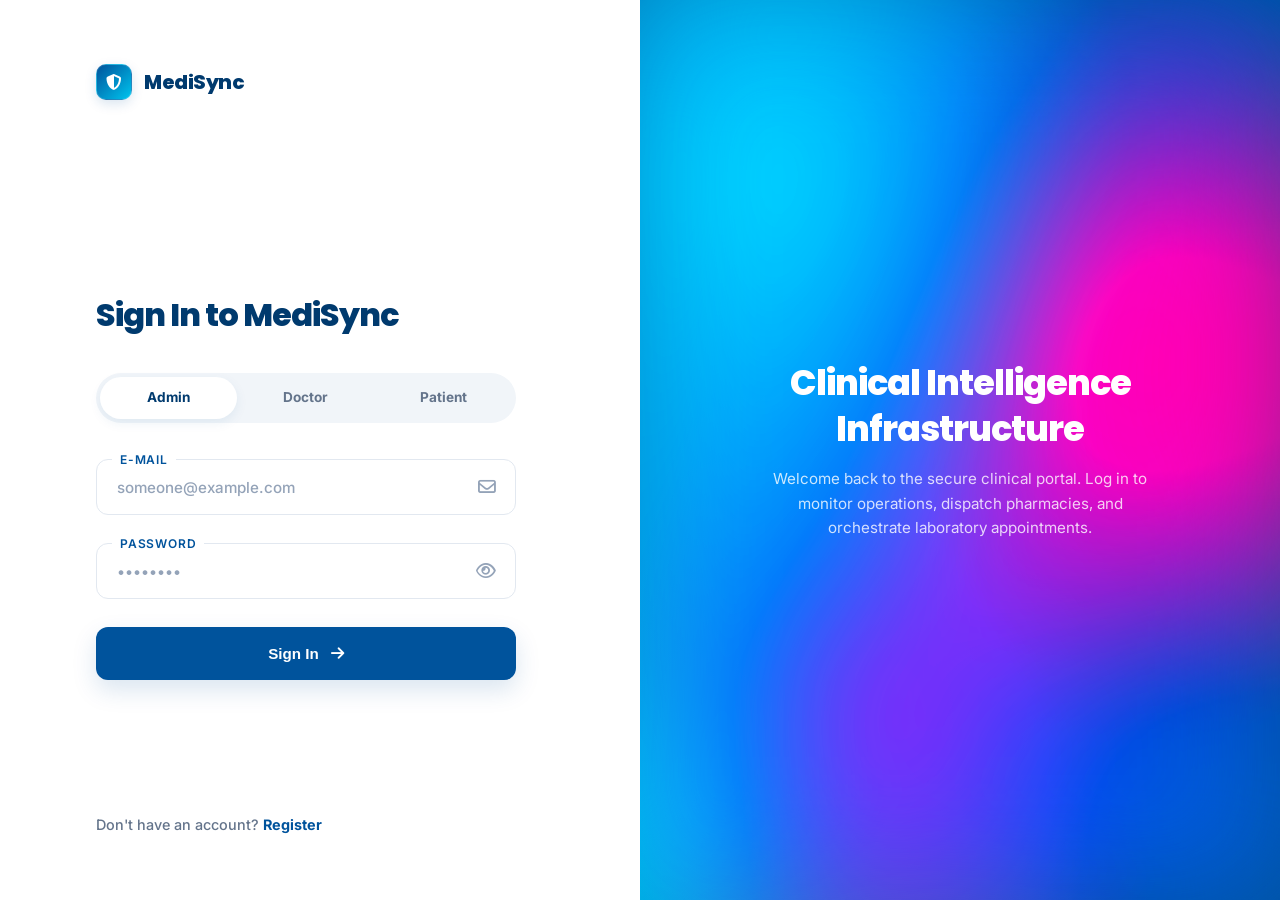
<file: Frontend/doctor-profile.html>
<!DOCTYPE html>
<html lang="en">
<head>
    <meta charset="UTF-8">
    <meta name="viewport" content="width=device-width, initial-scale=1.0">
    <title>My Profile | Doctor Portal</title>
    <link rel="stylesheet" href="css/dashboard.css">
    <link rel="stylesheet" href="https://cdnjs.cloudflare.com/ajax/libs/font-awesome/6.4.0/css/all.min.css">
    <style>
        .profile-container {
            max-width: 960px;
            margin: 0 auto;
            padding: 1.5rem 0;
        }
        .profile-header {
            display: flex;
            align-items: center;
            gap: 2rem;
            margin-bottom: 2rem;
            padding: 2rem;
            background: #FFFFFF;
            border-radius: 12px;
            border: 1px solid #E2E8F0;
        }
        .profile-avatar {
            width: 96px;
            height: 96px;
            border-radius: 50%;
            background: #EFF6FF;
            display: flex;
            align-items: center;
            justify-content: center;
            font-size: 2.2rem;
            color: var(--primary);
            font-weight: 700;
            border: 1px solid #BFDBFE;
            box-shadow: none;
        }
        .profile-info h1 {
            font-size: 1.6rem;
            font-weight: 800;
            color: #0F172A;
            margin-bottom: 0.4rem;
        }
        .profile-info p {
            color: var(--text-muted);
            font-size: 0.95rem;
            font-weight: 500;
            margin-bottom: 0.25rem;
        }
        .edit-toggle {
            margin-left: auto;
        }
        .form-section {
            background: #FFFFFF;
            border: 1px solid #E2E8F0;
            border-radius: 12px;
            padding: 2.2rem;
            margin-bottom: 2rem;
        }
        .section-title {
            font-size: 1.15rem;
            font-weight: 700;
            margin-bottom: 1.8rem;
            color: #0F172A;
            border-left: 4px solid var(--primary);
            padding-left: 0.75rem;
            text-transform: uppercase;
            letter-spacing: 0.5px;
        }
        .form-grid {
            display: grid;
            grid-template-columns: repeat(2, 1fr);
            gap: 1.5rem;
        }
        .form-group {
            display: flex;
            flex-direction: column;
        }
        .form-group label {
            font-weight: 700;
            margin-bottom: 0.6rem;
            color: #475569;
            font-size: 0.8rem;
            text-transform: uppercase;
            letter-spacing: 0.5px;
        }
        .form-group input,
        .form-group select,
        .form-group textarea {
            padding: 0.8rem 1rem;
            border: 1px solid #E2E8F0;
            border-radius: 8px;
            font-size: 0.95rem;
            font-weight: 500;
            font-family: inherit;
            color: #0F172A;
            background: #FFFFFF;
            transition: all 0.15s ease;
        }
        .form-group input:read-only,
        .form-group textarea:read-only {
            background-color: #F8FAFC;
            border-color: #E2E8F0;
            color: #475569;
            cursor: default;
        }
        .form-group input:not(:read-only):focus,
        .form-group select:focus,
        .form-group textarea:not(:read-only):focus {
            outline: none;
            border-color: var(--primary);
            background-color: #FFFFFF;
            box-shadow: 0 0 0 3px rgba(37, 99, 235, 0.1);
        }
        .form-group textarea {
            grid-column: 1 / -1;
            min-height: 100px;
            resize: vertical;
        }
        .button-group {
            display: flex;
            gap: 1rem;
            justify-content: flex-end;
            margin-top: 2rem;
            border-top: 1px solid #E2E8F0;
            padding-top: 1.5rem;
        }
        .button-group button {
            padding: 0.75rem 2rem;
            border: 1px solid #E2E8F0;
            border-radius: 8px;
            font-weight: 600;
            cursor: pointer;
            transition: all 0.15s ease;
        }
        .btn-save {
            background: var(--primary);
            color: white;
            border-color: var(--primary) !important;
        }
        .btn-save:hover {
            background: #1D4ED8;
        }
        .btn-cancel {
            background: #FFFFFF;
            color: #475569;
        }
        .btn-cancel:hover {
            background: #F8FAFC;
            color: #0F172A;
        }
        .btn-edit {
            background: var(--primary);
            color: white;
            padding: 0.65rem 1.4rem;
            border: 1px solid var(--primary);
            border-radius: 8px;
            font-weight: 600;
            font-family: inherit;
            cursor: pointer;
            display: inline-flex;
            align-items: center;
            gap: 0.5rem;
            box-shadow: none;
            transition: all 0.15s ease;
        }
        .btn-edit:hover {
            background: #1D4ED8;
            border-color: #1D4ED8;
        }
        .full-width {
            grid-column: 1 / -1;
        }
        .loading, .error {
            padding: 2rem;
            text-align: center;
            border-radius: 12px;
            margin: 2rem 0;
            background: #FFFFFF;
            border: 1px solid #E2E8F0;
        }
        .loading {
            color: var(--text-muted);
        }
        .error {
            background: #FEF2F2;
            border-color: #FCA5A5;
            color: #DC2626;
        }
        @media (max-width: 768px) {
            .form-grid {
                grid-template-columns: 1fr;
            }
            .profile-header {
                flex-direction: column;
                align-items: center;
                text-align: center;
            }
            .edit-toggle {
                margin-left: 0;
                margin-top: 1rem;
            }
        }

        /* Premium Days Badges (View Mode) */
        .days-badges-container {
            display: flex;
            flex-wrap: wrap;
            gap: 0.5rem;
            padding: 0.4rem 0;
        }
        .day-badge {
            background: #EFF6FF;
            color: var(--primary);
            padding: 0.4rem 1rem;
            border-radius: 6px;
            font-size: 0.85rem;
            font-weight: 600;
            border: 1px solid #DBEAFE;
        }
        .day-badge.none {
            background: #F1F5F9;
            color: var(--text-muted);
            border: 1px solid #E2E8F0;
        }

        /* Premium Day Chips Selector (Edit Mode) */
        .days-selector-container {
            display: flex;
            flex-wrap: wrap;
            gap: 0.5rem;
            padding: 0.4rem 0;
        }
        .day-chip {
            padding: 0.4rem 1rem;
            background: #FFFFFF;
            border: 1px solid #E2E8F0;
            border-radius: 6px;
            font-size: 0.85rem;
            font-weight: 600;
            color: #64748B;
            cursor: pointer;
            transition: all 0.15s ease;
            user-select: none;
        }
        .day-chip:hover {
            border-color: #BFDBFE;
            color: var(--primary);
            background: #F8FAFC;
        }
        .day-chip.active {
            background: var(--primary);
            color: white;
            border-color: var(--primary);
        }
    </style>
</head>
<body>
    <aside class="sidebar">
        <div class="logo-section">
            <div class="logo-icon"><i class="fas fa-shield-alt"></i></div>
            <div class="logo-text"><h2>MediSync</h2><p>Pro System</p></div>
        </div>
        <nav class="nav-links">
            <a href="index.html" class="nav-item"><i class="fas fa-th-large"></i> <span>Dashboard</span></a>
            <a href="doctors.html" class="nav-item"><i class="fas fa-user-md"></i> <span>Doctors</span></a>
            <a href="doctor-profile.html" class="nav-item active"><i class="fas fa-id-card"></i> <span>My Profile</span></a>
            <a href="appointments.html" class="nav-item"><i class="fas fa-calendar-alt"></i> <span>Appointments</span></a>
            <a href="#" class="nav-item" onclick="logout()"><i class="fas fa-sign-out-alt"></i> <span>Logout</span></a>
        </nav>
    </aside>

    <div class="content-wrapper">
        <header class="top-header" style="justify-content: flex-end;">
            <div class="header-actions">
                <div class="icon-btn notification-bell">
                    <i class="far fa-bell"></i>
                    <span class="notification-badge"></span>
                </div>
                <div class="header-divider"></div>
                <div class="user-profile">
                    <div class="user-info">
                        <p class="user-name">Doctor Portal</p>
                        <p class="user-role">Profile Management</p>
                    </div>
                    <img src="https://ui-avatars.com/api/?name=Doctor&background=2563eb&color=white" class="user-avatar" alt="Doctor">
                </div>
            </div>
        </header>

        <div class="profile-container">
            <div id="loading" class="loading" style="display:none;">
                <i class="fas fa-spinner fa-spin"></i> Loading your profile...
            </div>
            <div id="error" class="error" style="display:none;"></div>
            <div id="profile-content" style="display:none;">
                <div class="profile-header">
                    <div class="profile-avatar" id="avatar">D</div>
                    <div class="profile-info">
                        <h1 id="doctor-name">Doctor Name</h1>
                        <p id="doctor-email">doctor@example.com</p>
                        <p id="doctor-specialization">Specialization</p>
                    </div>
                    <button class="btn-edit edit-toggle" onclick="toggleEditMode()" id="edit-btn">
                        <i class="fas fa-edit"></i> Edit Profile
                    </button>
                </div>

                <div class="form-section">
                    <h2 class="section-title">Professional Information</h2>
                    <form id="profile-form">
                        <div class="form-grid">
                            <div class="form-group">
                                <label>Full Name</label>
                                <input type="text" id="name" readonly>
                            </div>
                            <div class="form-group">
                                <label>Email</label>
                                <input type="email" id="email" readonly>
                            </div>
                            <div class="form-group">
                                <label>Phone Number</label>
                                <input type="tel" id="phone" readonly>
                            </div>
                            <div class="form-group">
                                <label>Specialization</label>
                                <input type="text" id="specialization" readonly>
                            </div>
                            <div class="form-group">
                                <label>License Number</label>
                                <input type="text" id="licenseNumber" readonly>
                            </div>
                            <div class="form-group">
                                <label>Experience (Years)</label>
                                <input type="number" id="experience" readonly>
                            </div>
                            <div class="form-group">
                                <label>Consultation Fee (LKR)</label>
                                <input type="number" id="consultationFee" readonly step="0.01">
                            </div>
                            <div class="form-group">
                                <label>Available Days</label>
                                <input type="hidden" id="availableDays">
                                
                                <!-- View mode container (badge lists) -->
                                <div id="availableDays-view" class="days-badges-container">
                                    <!-- Badges will be generated dynamically -->
                                </div>
                                
                                <!-- Edit mode container (interactive chips selector) -->
                                <div id="availableDays-edit" class="days-selector-container" style="display: none;">
                                    <div class="day-chip" data-day="Monday">Monday</div>
                                    <div class="day-chip" data-day="Tuesday">Tuesday</div>
                                    <div class="day-chip" data-day="Wednesday">Wednesday</div>
                                    <div class="day-chip" data-day="Thursday">Thursday</div>
                                    <div class="day-chip" data-day="Friday">Friday</div>
                                    <div class="day-chip" data-day="Saturday">Saturday</div>
                                    <div class="day-chip" data-day="Sunday">Sunday</div>
                                </div>
                            </div>
                        </div>

                        <div class="form-section" style="margin-top: 2rem;">
                            <h2 class="section-title">Account Security</h2>
                            <div class="form-grid">
                                <div class="form-group">
                                    <label>New Password (Leave blank to keep current)</label>
                                    <input type="password" id="password" placeholder="••••••••" style="display:none;">
                                </div>
                            </div>
                        </div>

                        <div class="button-group" id="button-group" style="display:none;">
                            <button type="button" class="btn-cancel" onclick="toggleEditMode()">Cancel</button>
                            <button type="submit" class="btn-save">Save Changes</button>
                        </div>
                    </form>
                </div>
            </div>
        </div>
    </div>

    <script src="js/common.js"></script>
    <script>
        let isEditMode = false;
        let currentDoctor = null;

        async function loadDoctorProfile() {
            const loading = document.getElementById('loading');
            const error = document.getElementById('error');
            const content = document.getElementById('profile-content');

            loading.style.display = 'block';
            error.style.display = 'none';
            content.style.display = 'none';

            try {
                const doctor = await apiFetch('/doctors/me');
                currentDoctor = doctor;

                document.getElementById('doctor-name').textContent = doctor.name || 'Doctor';
                document.getElementById('doctor-email').textContent = doctor.email || 'N/A';
                document.getElementById('doctor-specialization').textContent = doctor.specialization || 'N/A';
                
                const initials = (doctor.name || 'D')
                    .split(' ')
                    .map(n => n[0])
                    .join('')
                    .substring(0, 2)
                    .toUpperCase();
                document.getElementById('avatar').textContent = initials;

                document.getElementById('name').value = doctor.name || '';
                document.getElementById('email').value = doctor.email || '';
                document.getElementById('phone').value = doctor.phone || '';
                document.getElementById('specialization').value = doctor.specialization || '';
                document.getElementById('licenseNumber').value = doctor.licenseNumber || '';
                document.getElementById('experience').value = doctor.experience || '';
                document.getElementById('consultationFee').value = doctor.consultationFee || '';
                document.getElementById('availableDays').value = doctor.availableDays || '';

                // Render badges in view mode
                const viewContainer = document.getElementById('availableDays-view');
                viewContainer.innerHTML = '';

                // Split on either space or comma
                const daysStr = doctor.availableDays || '';
                const days = daysStr.split(/[\s,]+/).filter(d => d.trim().length > 0);

                if (days.length === 0) {
                    viewContainer.innerHTML = '<span class="day-badge none">No available days set</span>';
                } else {
                    days.forEach(day => {
                        const badge = document.createElement('span');
                        badge.className = 'day-badge';
                        badge.textContent = day;
                        viewContainer.appendChild(badge);
                    });
                }

                // Update selection in chips
                const chips = document.querySelectorAll('.day-chip');
                chips.forEach(chip => {
                    const dayName = chip.getAttribute('data-day');
                    if (days.some(d => d.toLowerCase() === dayName.toLowerCase())) {
                        chip.classList.add('active');
                    } else {
                        chip.classList.remove('active');
                    }
                });

                loading.style.display = 'none';
                content.style.display = 'block';
            } catch (err) {
                error.style.display = 'block';
                error.innerHTML = `<i class="fas fa-exclamation-circle"></i> ${err.message || 'Failed to load profile'}`;
                loading.style.display = 'none';
            }
        }

        function toggleEditMode() {
            isEditMode = !isEditMode;
            const fields = document.querySelectorAll('#profile-form input, #profile-form textarea');
            const buttonGroup = document.getElementById('button-group');
            const editBtn = document.getElementById('edit-btn');

            fields.forEach(field => {
                if (field.id === 'password') {
                    field.style.display = isEditMode ? 'block' : 'none';
                    field.readOnly = false;
                } else if (field.id !== 'email' && field.id !== 'licenseNumber') {
                    field.readOnly = !isEditMode;
                }
            });

            buttonGroup.style.display = isEditMode ? 'flex' : 'none';
            editBtn.style.display = isEditMode ? 'none' : 'inline-block';

            // Toggle view and edit day selector elements
            document.getElementById('availableDays-view').style.display = isEditMode ? 'none' : 'flex';
            document.getElementById('availableDays-edit').style.display = isEditMode ? 'flex' : 'none';
        }

        document.getElementById('profile-form').addEventListener('submit', async (e) => {
            e.preventDefault();

            const btn = e.target.querySelector('button[type="submit"]');
            const originalText = btn.innerHTML;
            btn.innerHTML = '<i class="fas fa-spinner fa-spin"></i> Saving...';
            btn.disabled = true;

            const data = {
                name: document.getElementById('name').value,
                email: currentDoctor.email,
                phone: document.getElementById('phone').value,
                specialization: document.getElementById('specialization').value,
                licenseNumber: currentDoctor.licenseNumber,
                experience: parseInt(document.getElementById('experience').value) || 0,
                consultationFee: parseFloat(document.getElementById('consultationFee').value) || 0,
                availableDays: document.getElementById('availableDays').value,
                doctorType: currentDoctor.doctorType
            };

            const password = document.getElementById('password').value;
            if (password) {
                data.password = password;
            }

            try {
                await apiFetch(`/doctors/${currentDoctor.id}`, 'PUT', data);
                showToast('Profile updated successfully!', 'success');
                toggleEditMode();
                loadDoctorProfile();
            } catch (error) {
                showToast(error.message || 'Failed to update profile', 'error');
            } finally {
                btn.innerHTML = originalText;
                btn.disabled = false;
            }
        });

        function updateSelectedDays() {
            const activeChips = document.querySelectorAll('.day-chip.active');
            const selectedDays = Array.from(activeChips).map(chip => chip.getAttribute('data-day'));
            document.getElementById('availableDays').value = selectedDays.join(' ');
        }

        // Add event listeners to day chips
        document.querySelectorAll('.day-chip').forEach(chip => {
            chip.addEventListener('click', () => {
                if (!isEditMode) return; // Only allow editing in edit mode!
                chip.classList.toggle('active');
                updateSelectedDays();
            });
        });

        document.addEventListener('DOMContentLoaded', loadDoctorProfile);
    </script>
</body>
</html>
</file>
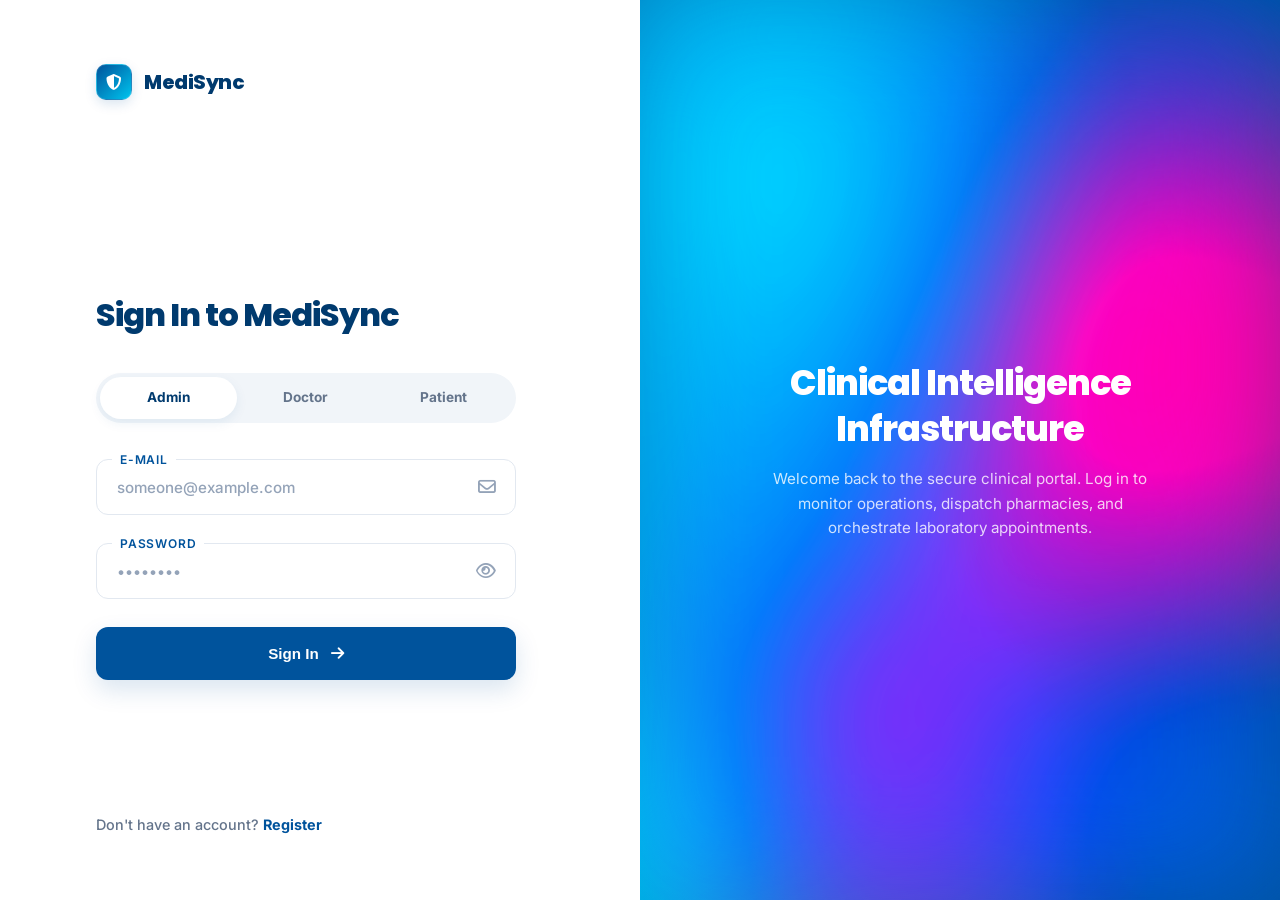
<file: Frontend/doctors.html>
<!DOCTYPE html>
<html lang="en">
<head>
    <meta charset="UTF-8">
    <meta name="viewport" content="width=device-width, initial-scale=1.0">
    <title>Doctor Management | MediSync Pro</title>
    <link rel="stylesheet" href="css/dashboard.css">
    <link rel="stylesheet" href="https://cdnjs.cloudflare.com/ajax/libs/font-awesome/6.4.0/css/all.min.css">
    <style>
        .day-checkbox-label:has(input:checked) {
            background: #eff6ff !important;
            border-color: #2563eb !important;
            color: #2563eb !important;
        }
    </style>
</head>
<body>

    <aside class="sidebar">
        <div class="logo-section">
            <div class="logo-icon"><i class="fas fa-shield-alt"></i></div>
            <div class="logo-text"><h2>MediSync</h2><p>Pro System</p></div>
        </div>
        <nav class="nav-links">
            <a href="index.html" class="nav-item"><i class="fas fa-th-large"></i> <span>Dashboard</span></a>
            <a href="patients.html" class="nav-item"><i class="fas fa-users"></i> <span>Patients</span></a>
            <a href="doctors.html" class="nav-item active"><i class="fas fa-user-md"></i> <span>Doctors</span></a>
            
            <a href="appointments.html" class="nav-item"><i class="fas fa-calendar-alt"></i> <span>Appointments</span></a>
            <a href="records.html" class="nav-item"><i class="fas fa-file-medical"></i> <span>Medical Records</span></a>
            <a href="billing.html" class="nav-item"><i class="fas fa-file-invoice-dollar"></i> <span>Billing</span></a>
            <a href="admin.html" class="nav-item"><i class="fas fa-user-shield"></i> <span>Admin</span></a>
            <a href="#" class="nav-item" onclick="logout()"><i class="fas fa-sign-out-alt"></i> <span>Logout</span></a>
        </nav>
    </aside>

    <div class="content-wrapper">
        <header class="top-header">
            <div class="search-container">
                <input type="text" id="system-search" placeholder="Search clinical cloud (Doctors, Specialty, ID)...">
            </div>
            <div class="header-actions">
                <div class="icon-btn notification-bell">
                    <i class="far fa-bell"></i>
                    <span class="notification-badge"></span>
                </div>
                <div class="header-divider"></div>
                <div class="user-profile">
                    <div class="user-info">
                        <p class="user-name">Administrator</p>
                        <p class="user-role">System Level 4</p>
                    </div>
                    <img src="https://ui-avatars.com/api/?name=Admin+User&background=2563eb&color=white" class="user-avatar" alt="Admin">
                </div>
            </div>
        </header>

        <div class="content-body">
            <section class="fade-in">
                <div class="doctor-mgmt-header">
                    <div>
                        <h1>Doctor Management</h1>
                        <p style="color: var(--text-muted); font-weight: 500;">Credentialing and active clinical provider directory.</p>
                    </div>
                    <button class="btn-add-premium" onclick="openOnboardModal()">
                        <i class="fas fa-plus"></i> Add Doctor
                    </button>
                </div>

                <div class="roster-card">
                    <div class="table-header">
                        <h2>Doctor Roster</h2>
                    </div>
                    <table class="roster-table">
                        <thead>
                            <tr>
                                <th class="col-patient">Doctor</th>
                                <th class="col-contact">Specialization</th>
                                <th class="col-blood">Experience</th>
                                <th class="col-status">Status</th>
                                <th class="col-actions">Actions</th>
                            </tr>
                        </thead>
                        <tbody id="doctor-roster-body">
                            <!-- Data injected here -->
                        </tbody>
                    </table>
                </div>
            </section>
        </div>
    </div>

    <!-- Registration Modal -->
    <div id="doctorModal" class="modal">
        <div class="modal-content">
            <button class="modal-close" onclick="closeModal()"><i class="fas fa-times"></i></button>
            <h2 style="margin-bottom: 2rem; color: var(--text-main); font-weight: 800; letter-spacing: -1px;">Register New Doctor</h2>
            <form id="doctor-form">
                <div class="form-grid">
                    <div class="form-group form-full">
                        <label>Provider Full Name</label>
                        <input type="text" id="doc-name" placeholder="Dr. Jane Smith" required>
                    </div>
                    <div class="form-group">
                        <label>Professional Email</label>
                        <input type="email" id="doc-email" placeholder="doctor@example.com" required>
                    </div>
                    <div class="form-group">
                        <label>Contact Number</label>
                        <input type="text" id="doc-phone" placeholder="+94 XX XXX XXXX" required>
                    </div>
                    <div class="form-group form-full">
                        <label>Clinical Specialization</label>
                        <select id="doc-spec">
                            <option value="Cardiology">Cardiology</option>
                            <option value="Neurology">Neurology</option>
                            <option value="Pediatrics">Pediatrics</option>
                            <option value="Orthopedics">Orthopedics</option>
                        </select>
                    </div>
                    <div class="form-group">
                        <label>Medical License No</label>
                        <input type="text" id="doc-license" placeholder="SLMC-XXXXX" required>
                    </div>
                    <div class="form-group">
                        <label>Experience (Years)</label>
                        <input type="number" id="doc-exp" placeholder="10" required>
                    </div>
                    <div class="form-group form-full">
                        <label>OPD Consultation Fee (LKR)</label>
                        <input type="number" id="doc-fee" placeholder="1500.00" step="0.01" required>
                    </div>
                    <div class="form-group form-full">
                        <label style="margin-bottom: 0.75rem; display: block;">Available Days</label>
                        <div class="days-checkbox-group" style="display: flex; flex-wrap: wrap; gap: 0.75rem;">
                            <label class="day-checkbox-label" style="display: flex; align-items: center; gap: 0.5rem; cursor: pointer; background: #f8fafc; border: 1.5px solid #e2e8f0; padding: 0.5rem 0.75rem; border-radius: 8px; font-size: 0.85rem; font-weight: 600; color: #475569; transition: all 0.2s;">
                                <input type="checkbox" name="availableDays" value="Monday" style="width: auto !important; height: auto !important; margin: 0 !important; cursor: pointer; display: inline-block !important;"> Monday
                            </label>
                            <label class="day-checkbox-label" style="display: flex; align-items: center; gap: 0.5rem; cursor: pointer; background: #f8fafc; border: 1.5px solid #e2e8f0; padding: 0.5rem 0.75rem; border-radius: 8px; font-size: 0.85rem; font-weight: 600; color: #475569; transition: all 0.2s;">
                                <input type="checkbox" name="availableDays" value="Tuesday" style="width: auto !important; height: auto !important; margin: 0 !important; cursor: pointer; display: inline-block !important;"> Tuesday
                            </label>
                            <label class="day-checkbox-label" style="display: flex; align-items: center; gap: 0.5rem; cursor: pointer; background: #f8fafc; border: 1.5px solid #e2e8f0; padding: 0.5rem 0.75rem; border-radius: 8px; font-size: 0.85rem; font-weight: 600; color: #475569; transition: all 0.2s;">
                                <input type="checkbox" name="availableDays" value="Wednesday" style="width: auto !important; height: auto !important; margin: 0 !important; cursor: pointer; display: inline-block !important;"> Wednesday
                            </label>
                            <label class="day-checkbox-label" style="display: flex; align-items: center; gap: 0.5rem; cursor: pointer; background: #f8fafc; border: 1.5px solid #e2e8f0; padding: 0.5rem 0.75rem; border-radius: 8px; font-size: 0.85rem; font-weight: 600; color: #475569; transition: all 0.2s;">
                                <input type="checkbox" name="availableDays" value="Thursday" style="width: auto !important; height: auto !important; margin: 0 !important; cursor: pointer; display: inline-block !important;"> Thursday
                            </label>
                            <label class="day-checkbox-label" style="display: flex; align-items: center; gap: 0.5rem; cursor: pointer; background: #f8fafc; border: 1.5px solid #e2e8f0; padding: 0.5rem 0.75rem; border-radius: 8px; font-size: 0.85rem; font-weight: 600; color: #475569; transition: all 0.2s;">
                                <input type="checkbox" name="availableDays" value="Friday" style="width: auto !important; height: auto !important; margin: 0 !important; cursor: pointer; display: inline-block !important;"> Friday
                            </label>
                            <label class="day-checkbox-label" style="display: flex; align-items: center; gap: 0.5rem; cursor: pointer; background: #f8fafc; border: 1.5px solid #e2e8f0; padding: 0.5rem 0.75rem; border-radius: 8px; font-size: 0.85rem; font-weight: 600; color: #475569; transition: all 0.2s;">
                                <input type="checkbox" name="availableDays" value="Saturday" style="width: auto !important; height: auto !important; margin: 0 !important; cursor: pointer; display: inline-block !important;"> Saturday
                            </label>
                            <label class="day-checkbox-label" style="display: flex; align-items: center; gap: 0.5rem; cursor: pointer; background: #f8fafc; border: 1.5px solid #e2e8f0; padding: 0.5rem 0.75rem; border-radius: 8px; font-size: 0.85rem; font-weight: 600; color: #475569; transition: all 0.2s;">
                                <input type="checkbox" name="availableDays" value="Sunday" style="width: auto !important; height: auto !important; margin: 0 !important; cursor: pointer; display: inline-block !important;"> Sunday
                            </label>
                        </div>
                    </div>
                    <div class="form-group">
                        <label>Available From Time</label>
                        <input type="time" id="doc-from" required>
                    </div>
                    <div class="form-group">
                        <label>Available To Time</label>
                        <input type="time" id="doc-to" required>
                    </div>
                    <div class="form-group form-full">
                        <label>Account Password</label>
                        <input type="password" id="doc-password" placeholder="Set provider password" required>
                    </div>
                </div>
                <div style="display: flex; justify-content: flex-end; margin-top: 2.5rem; gap: 1.25rem;">
                    <button type="button" class="btn-premium-outline" onclick="closeModal()">Cancel</button>
                    <button type="submit" class="btn-premium-primary" style="min-width: 200px;">Register Provider</button>
                </div>
            </form>
        </div>
    </div>

    <script src="js/common.js"></script>
    <script src="js/doctors.js"></script>
</body>
</html>
</file>
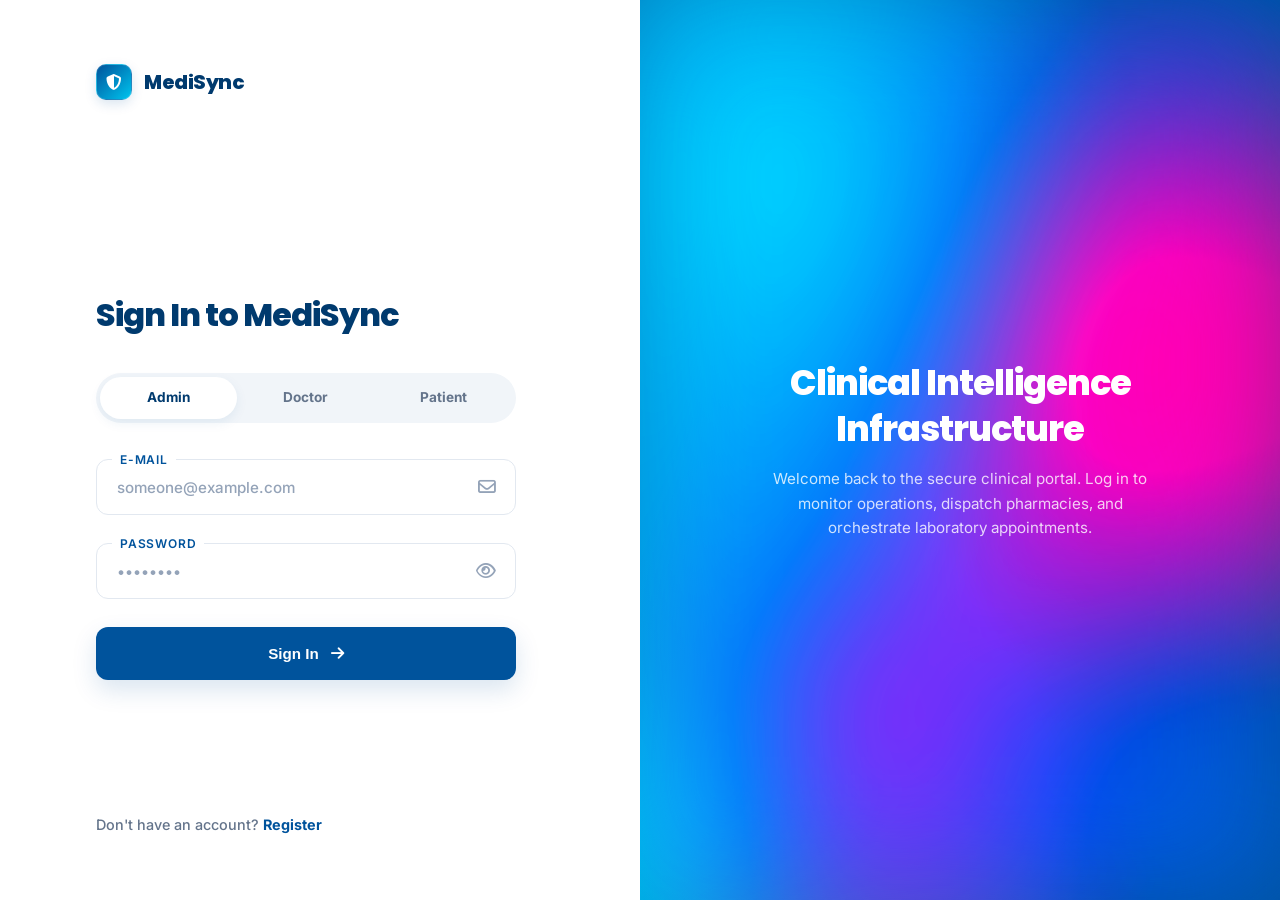
<file: Frontend/login.html>
<!DOCTYPE html>
<html lang="en">
<head>
    <meta charset="UTF-8">
    <meta name="viewport" content="width=device-width, initial-scale=1.0">
    <title>Sign In | MediSync Pro</title>
    <link rel="stylesheet" href="css/dashboard.css">
    <link rel="stylesheet" href="https://cdnjs.cloudflare.com/ajax/libs/font-awesome/6.4.0/css/all.min.css">
    <style>
        body {
            margin: 0;
            font-family: 'Inter', sans-serif;
            background: #FFFFFF;
            min-height: 100vh;
            display: flex;
            overflow-x: hidden;
        }

        /* Split Layout */
        .split-container {
            display: flex;
            width: 100vw;
            min-height: 100vh;
        }

        .left-panel {
            width: 50%;
            padding: 4rem 6rem;
            display: flex;
            flex-direction: column;
            justify-content: space-between;
            background: #FFFFFF;
        }

        .right-panel {
            width: 50%;
            background: #00539C;
            background-image: 
                radial-gradient(at 20% 20%, #00C4EE 0px, transparent 50%),
                radial-gradient(at 80% 40%, #ff007f 0px, transparent 50%),
                radial-gradient(at 40% 80%, #7b2cbf 0px, transparent 50%),
                radial-gradient(at 90% 10%, #00539C 0px, transparent 50%),
                radial-gradient(at 10% 90%, #00C4EE 0px, transparent 50%);
            position: relative;
            overflow: hidden;
            display: flex;
            align-items: center;
            justify-content: center;
        }

        .right-panel::before {
            content: '';
            position: absolute;
            inset: 0;
            backdrop-filter: blur(60px) saturate(180%);
            opacity: 0.92;
        }

        /* Flowing Grid Animation inside Right Panel */
        .right-panel-content {
            position: relative;
            z-index: 10;
            text-align: center;
            color: white;
            padding: 3rem;
            max-width: 480px;
        }

        .right-panel-content h2 {
            font-family: 'Poppins', sans-serif;
            font-size: 2.2rem;
            font-weight: 800;
            letter-spacing: -1px;
            margin-bottom: 1rem;
            line-height: 1.3;
        }

        .right-panel-content p {
            font-size: 0.95rem;
            color: rgba(255, 255, 255, 0.8);
            line-height: 1.6;
        }

        /* Left Panel Form Style */
        .logo-section {
            display: flex;
            align-items: center;
            gap: 0.75rem;
        }

        .logo-icon {
            width: 36px;
            height: 36px;
            background: linear-gradient(135deg, var(--primary), var(--accent));
            border-radius: 10px;
            display: flex;
            align-items: center;
            justify-content: center;
            color: white;
            font-size: 1rem;
            box-shadow: 0 4px 12px rgba(0, 83, 156, 0.15);
        }

        .logo-text {
            font-family: 'Poppins', sans-serif;
            font-size: 1.25rem;
            font-weight: 800;
            color: var(--primary-dark);
            letter-spacing: -0.5px;
        }

        .form-container {
            max-width: 420px;
            width: 100%;
            margin: auto 0;
        }

        .form-sub {
            font-size: 0.95rem;
            color: #64748B;
            font-weight: 500;
            margin-bottom: 0.5rem;
        }

        .form-title {
            font-family: 'Poppins', sans-serif;
            font-size: 2rem;
            font-weight: 800;
            letter-spacing: -1px;
            color: var(--primary-dark);
            margin-bottom: 2rem;
        }

        /* Role Selector Tabs */
        .role-tabs {
            display: flex;
            background: #F1F5F9;
            border-radius: 30px;
            padding: 4px;
            margin-bottom: 2.25rem;
        }

        .role-tab {
            flex: 1;
            text-align: center;
            padding: 0.65rem;
            font-size: 0.85rem;
            font-weight: 700;
            color: #64748B;
            border-radius: 25px;
            cursor: pointer;
            transition: all 0.3s;
        }

        .role-tab.active {
            background: white;
            color: var(--primary-dark);
            box-shadow: 0 4px 12px rgba(0, 83, 156, 0.08);
        }

        /* Floating Border Overlap Form Fields */
        .form-group {
            position: relative;
            margin-bottom: 1.75rem;
        }

        .form-group label {
            position: absolute;
            left: 1rem;
            top: -0.55rem;
            background: white;
            padding: 0 0.5rem;
            font-size: 0.75rem;
            font-weight: 600;
            color: var(--primary);
            z-index: 10;
        }

        .form-group input {
            width: 100% !important;
            padding: 1.1rem 3.5rem 1.1rem 1.25rem !important;
            border: 1.5px solid #E2E8F0 !important;
            border-radius: 12px !important;
            font-size: 0.95rem !important;
            font-weight: 500 !important;
            color: var(--text-main) !important;
            background: transparent !important;
            box-shadow: none !important;
            transition: all 0.3s !important;
        }

        .form-group input::placeholder {
            color: #94a3b8 !important;
        }

        .form-group input:focus {
            outline: none !important;
            border-color: var(--accent) !important;
            box-shadow: 0 0 0 4px rgba(0, 196, 238, 0.15) !important;
        }

        .form-group i.field-icon {
            position: absolute;
            right: 1.25rem;
            top: 50%;
            transform: translateY(-50%);
            color: #94a3b8;
            font-size: 1.1rem;
            pointer-events: none;
        }

        /* Action Buttons */
        .btn-submit {
            background: var(--primary);
            color: white;
            width: 100%;
            padding: 1.1rem;
            border-radius: 12px;
            font-weight: 700;
            font-size: 0.95rem;
            border: none;
            cursor: pointer;
            display: flex;
            align-items: center;
            justify-content: center;
            gap: 0.75rem;
            transition: all 0.3s;
            box-shadow: 0 10px 25px rgba(0, 83, 156, 0.15);
        }

        .btn-submit:hover {
            background: var(--primary-dark);
            transform: translateY(-2px);
            box-shadow: 0 15px 30px rgba(0, 83, 156, 0.25);
        }

        /* Social Divider */
        .divider {
            display: flex;
            align-items: center;
            text-align: center;
            margin: 2rem 0;
            color: #94a3b8;
            font-size: 0.8rem;
            font-weight: 600;
            text-transform: uppercase;
            letter-spacing: 0.5px;
        }

        .divider::before, .divider::after {
            content: '';
            flex: 1;
            border-bottom: 1.5px solid #F1F5F9;
        }

        .divider:not(:empty)::before {
            margin-right: .75em;
        }

        .divider:not(:empty)::after {
            margin-left: .75em;
        }

        /* Social Button Row */
        .social-row {
            display: flex;
            gap: 1rem;
            margin-bottom: 1.5rem;
        }

        .social-btn {
            flex: 1;
            padding: 0.9rem;
            border: 1.5px solid #E2E8F0;
            border-radius: 12px;
            background: white;
            cursor: pointer;
            display: flex;
            align-items: center;
            justify-content: center;
            transition: all 0.3s;
        }

        .social-btn:hover {
            background: #F8FAFC;
            border-color: #CBD5E1;
            transform: translateY(-2px);
        }

        .social-btn i {
            font-size: 1.15rem;
        }

        .social-btn.fb i { color: #1877F2; }
        .social-btn.google i { color: #ea4335; }
        .social-btn.apple i { color: #000000; }

        /* Bottom Text */
        .footer-link-text {
            text-align: left;
            color: #64748B;
            font-size: 0.9rem;
            font-weight: 500;
        }

        .footer-link-text a {
            color: var(--primary);
            text-decoration: none;
            font-weight: 700;
        }

        .footer-link-text a:hover {
            text-decoration: underline;
        }

        /* Responsive */
        @media (max-width: 1024px) {
            .right-panel {
                display: none;
            }
            .left-panel {
                width: 100%;
                padding: 4rem;
            }
        }
    </style>
</head>
<body>

    <div class="split-container">
        
        <!-- Left Panel containing Form -->
        <div class="left-panel">
            
            <header class="logo-section">
                <div class="logo-icon"><i class="fas fa-shield-alt"></i></div>
                <span class="logo-text">MediSync</span>
            </header>

            <div class="form-container">
                <!-- <p class="form-sub">Start your journey</p> -->
                <h1 class="form-title">Sign In to MediSync</h1>

                <!-- Role Selection Tabs -->
                <div class="role-tabs" id="role-selector">
                    <div class="role-tab active" data-role="ADMIN">Admin</div>
                    <div class="role-tab" data-role="DOCTOR">Doctor</div>
                    <div class="role-tab" data-role="PATIENT">Patient</div>
                </div>

                <form id="login-form">
                    <div class="form-group">
                        <label>E-mail</label>
                        <input type="email" id="email" placeholder="someone@example.com" required>
                        <i class="far fa-envelope field-icon"></i>
                    </div>
                    <div class="form-group">
                        <label>Password</label>
                        <input type="password" id="password" placeholder="••••••••" required>
                        <i class="far fa-eye field-icon"></i>
                    </div>

                    <button type="submit" class="btn-submit">
                        Sign In <i class="fas fa-arrow-right"></i>
                    </button>
                </form>
                                
            </div>

            <footer class="footer-link-text">
                Don't have an account? <a href="signup.html">Register</a>
            </footer>

        </div>

        <!-- Right Panel containing Fluid Marble Backdrop -->
        <div class="right-panel">
            <div class="right-panel-content">
                <h2>Clinical Intelligence Infrastructure</h2>
                <p>Welcome back to the secure clinical portal. Log in to monitor operations, dispatch pharmacies, and orchestrate laboratory appointments.</p>
            </div>
        </div>

    </div>

    <script src="js/common.js"></script>
    <script>
        let selectedRole = 'ADMIN';
        
        document.getElementById('role-selector').addEventListener('click', (e) => {
            if (e.target.classList.contains('role-tab')) {
                document.querySelectorAll('.role-tab').forEach(opt => opt.classList.remove('active'));
                e.target.classList.add('active');
                selectedRole = e.target.dataset.role;
            }
        });

        document.getElementById('login-form').addEventListener('submit', async (e) => {
            e.preventDefault();
            const email = document.getElementById('email').value;
            const password = document.getElementById('password').value;

            try {
                const response = await apiFetch('/auth/login', 'POST', { email, password });
                localStorage.setItem('token', response.token);
                localStorage.setItem('user', JSON.stringify({
                    email: response.email,
                    role: response.role,
                    name: response.name,
                    id: response.id
                }));
                
                showToast(`Welcome back, ${response.name}!`, 'success');
                
                setTimeout(() => {
                    if (response.role === 'PATIENT') {
                        window.location.href = 'patient-profile.html';
                    } else if (response.role === 'DOCTOR') {
                        window.location.href = 'doctor-profile.html';
                    } else {
                        window.location.href = 'index.html';
                    }
                }, 1000);
            } catch (error) {
                showToast(error.message, 'danger');
            }
        });
    </script>
</body>
</html>
</file>
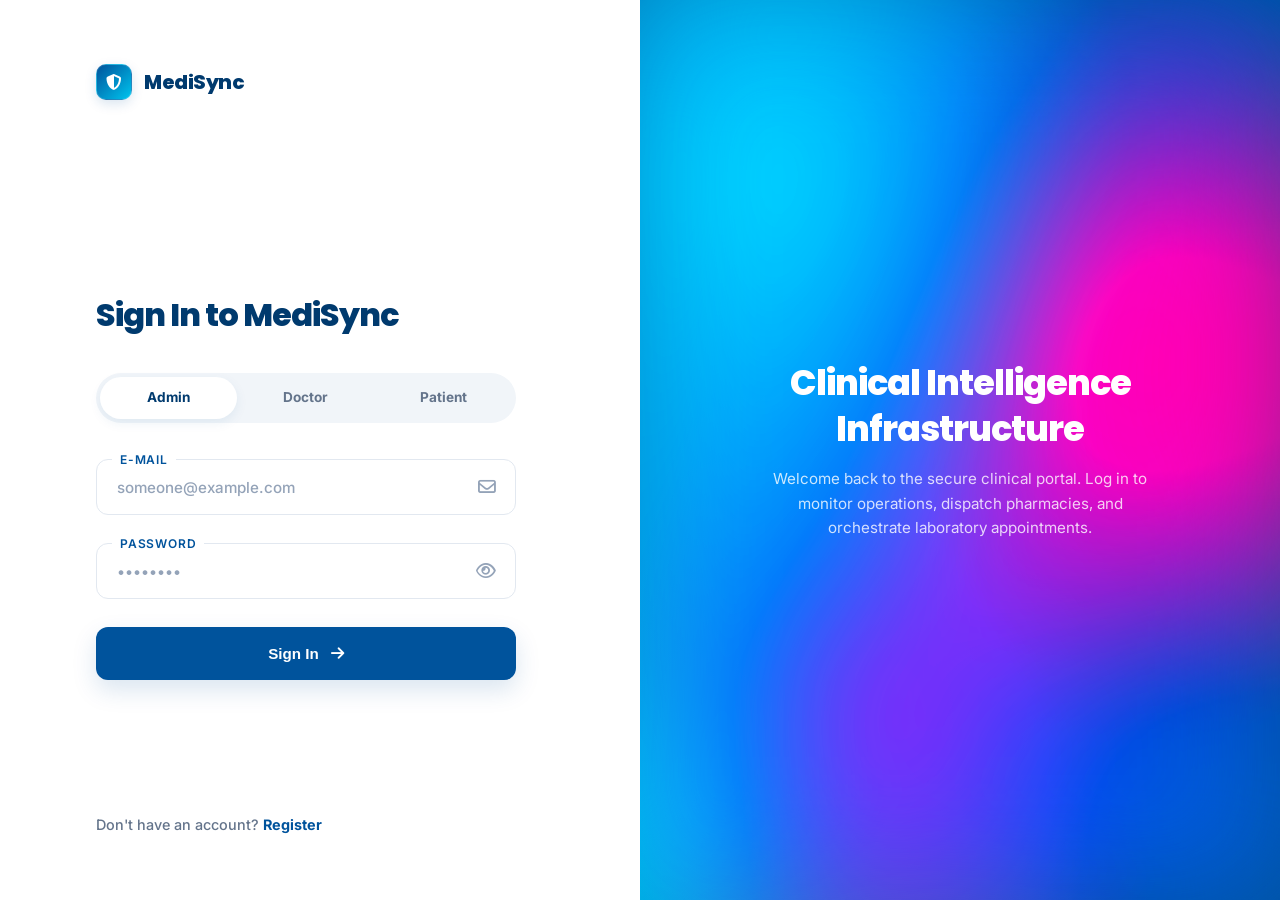
<file: Frontend/patient-profile.html>
<!DOCTYPE html>
<html lang="en">
<head>
    <meta charset="UTF-8">
    <meta name="viewport" content="width=device-width, initial-scale=1.0">
    <title>My Profile | Patient Portal</title>
    <link rel="stylesheet" href="css/dashboard.css">
    <link rel="stylesheet" href="https://cdnjs.cloudflare.com/ajax/libs/font-awesome/6.4.0/css/all.min.css">
    <style>
        .profile-container {
            max-width: 960px;
            margin: 0 auto;
            padding: 1.5rem 0;
        }
        .profile-header {
            display: flex;
            align-items: center;
            gap: 2rem;
            margin-bottom: 2rem;
            padding: 2rem;
            background: #FFFFFF;
            border-radius: 12px;
            border: 1px solid #E2E8F0;
        }
        .profile-avatar {
            width: 96px;
            height: 96px;
            border-radius: 50%;
            background: #EFF6FF;
            display: flex;
            align-items: center;
            justify-content: center;
            font-size: 2.2rem;
            color: var(--primary);
            font-weight: 700;
            border: 1px solid #BFDBFE;
            box-shadow: none;
        }
        .profile-info h1 {
            font-size: 1.6rem;
            font-weight: 800;
            color: #0F172A;
            margin-bottom: 0.4rem;
        }
        .profile-info p {
            color: var(--text-muted);
            font-size: 0.95rem;
            font-weight: 500;
            margin-bottom: 0.25rem;
        }
        .edit-toggle {
            margin-left: auto;
        }
        .form-section {
            background: #FFFFFF;
            border: 1px solid #E2E8F0;
            border-radius: 12px;
            padding: 2.2rem;
            margin-bottom: 2rem;
        }
        .section-title {
            font-size: 1.15rem;
            font-weight: 700;
            margin-bottom: 1.8rem;
            color: #0F172A;
            border-left: 4px solid var(--primary);
            padding-left: 0.75rem;
            text-transform: uppercase;
            letter-spacing: 0.5px;
        }
        .form-grid {
            display: grid;
            grid-template-columns: repeat(2, 1fr);
            gap: 1.5rem;
        }
        .form-group {
            display: flex;
            flex-direction: column;
        }
        .form-group label {
            font-weight: 700;
            margin-bottom: 0.6rem;
            color: #475569;
            font-size: 0.8rem;
            text-transform: uppercase;
            letter-spacing: 0.5px;
        }
        .form-group input,
        .form-group select,
        .form-group textarea {
            padding: 0.8rem 1rem;
            border: 1px solid #E2E8F0;
            border-radius: 8px;
            font-size: 0.95rem;
            font-weight: 500;
            font-family: inherit;
            color: #0F172A;
            background: #FFFFFF;
            transition: all 0.15s ease;
        }
        .form-group input:read-only,
        .form-group select:disabled,
        .form-group textarea:read-only {
            background-color: #F8FAFC;
            border-color: #E2E8F0;
            color: #475569;
            cursor: default;
            opacity: 1;
            -webkit-text-fill-color: #475569;
        }
        .form-group input:not(:read-only):focus,
        .form-group select:not(:disabled):focus,
        .form-group textarea:not(:read-only):focus {
            outline: none;
            border-color: var(--primary);
            background-color: #FFFFFF;
            box-shadow: 0 0 0 3px rgba(37, 99, 235, 0.1);
        }
        .form-group textarea {
            grid-column: 1 / -1;
            min-height: 100px;
            resize: vertical;
        }
        .button-group {
            display: flex;
            gap: 1rem;
            justify-content: flex-end;
            margin-top: 2rem;
            border-top: 1px solid #E2E8F0;
            padding-top: 1.5rem;
        }
        .button-group button {
            padding: 0.75rem 2rem;
            border: 1px solid #E2E8F0;
            border-radius: 8px;
            font-weight: 600;
            cursor: pointer;
            transition: all 0.15s ease;
        }
        .btn-save {
            background: var(--primary);
            color: white;
            border-color: var(--primary) !important;
        }
        .btn-save:hover {
            background: #1D4ED8;
        }
        .btn-cancel {
            background: #FFFFFF;
            color: #475569;
        }
        .btn-cancel:hover {
            background: #F8FAFC;
            color: #0F172A;
        }
        .btn-edit {
            background: var(--primary);
            color: white;
            padding: 0.65rem 1.4rem;
            border: 1px solid var(--primary);
            border-radius: 8px;
            font-weight: 600;
            font-family: inherit;
            cursor: pointer;
            display: inline-flex;
            align-items: center;
            gap: 0.5rem;
            box-shadow: none;
            transition: all 0.15s ease;
        }
        .btn-edit:hover {
            background: #1D4ED8;
            border-color: #1D4ED8;
        }
        .full-width {
            grid-column: 1 / -1;
        }
        .loading, .error {
            padding: 2rem;
            text-align: center;
            border-radius: 12px;
            margin: 2rem 0;
            background: #FFFFFF;
            border: 1px solid #E2E8F0;
        }
        .loading {
            color: var(--text-muted);
        }
        .error {
            background: #FEF2F2;
            border-color: #FCA5A5;
            color: #DC2626;
        }
        @media (max-width: 768px) {
            .form-grid {
                grid-template-columns: 1fr;
            }
            .profile-header {
                flex-direction: column;
                align-items: center;
                text-align: center;
            }
            .edit-toggle {
                margin-left: 0;
                margin-top: 1rem;
            }
        }
    </style>
</head>
<body>
    <aside class="sidebar">
        <div class="logo-section">
            <div class="logo-icon"><i class="fas fa-shield-alt"></i></div>
            <div class="logo-text"><h2>MediSync</h2><p>Patient Portal</p></div>
        </div>
        <nav class="nav-links">
            <a href="index.html" class="nav-item"><i class="fas fa-th-large"></i> <span>Dashboard</span></a>
            <a href="patient-profile.html" class="nav-item active"><i class="fas fa-id-card"></i> <span>My Profile</span></a>
            <a href="appointments.html" class="nav-item"><i class="fas fa-calendar-alt"></i> <span>Appointments</span></a>
            <a href="records.html" class="nav-item"><i class="fas fa-file-medical"></i> <span>Medical Records</span></a>
            <a href="#" class="nav-item" onclick="logout()"><i class="fas fa-sign-out-alt"></i> <span>Logout</span></a>
        </nav>
    </aside>

    <div class="content-wrapper">
        <header class="top-header" style="justify-content: flex-end;">
            <div class="header-actions">
                <div class="icon-btn notification-bell">
                    <i class="far fa-bell"></i>
                    <span class="notification-badge"></span>
                </div>
                <div class="header-divider"></div>
                <div class="user-profile">
                    <div class="user-info">
                        <p class="user-name">Patient Portal</p>
                        <p class="user-role">Profile Management</p>
                    </div>
                    <img src="https://ui-avatars.com/api/?name=Patient&background=2563eb&color=white" class="user-avatar" alt="Patient">
                </div>
            </div>
        </header>

        <div class="profile-container">
            <div id="loading" class="loading" style="display:none;">
                <i class="fas fa-spinner fa-spin"></i> Loading your profile...
            </div>
            <div id="error" class="error" style="display:none;"></div>
            <div id="profile-content" style="display:none;">
                <div class="profile-header">
                    <div class="profile-avatar" id="avatar">P</div>
                    <div class="profile-info">
                        <h1 id="patient-name">Patient Name</h1>
                        <p id="patient-email">email@example.com</p>
                        <p id="patient-type">Patient Type</p>
                    </div>
                    <button class="btn-edit edit-toggle" onclick="toggleEditMode()" id="edit-btn">
                        <i class="fas fa-edit"></i> Edit Profile
                    </button>
                </div>

                <div class="form-section">
                    <h2 class="section-title">Personal Information</h2>
                    <form id="profile-form">
                        <div class="form-grid">
                            <div class="form-group">
                                <label>Full Name</label>
                                <input type="text" id="name" readonly>
                            </div>
                            <div class="form-group">
                                <label>Email</label>
                                <input type="email" id="email" readonly>
                            </div>
                            <div class="form-group">
                                <label>Phone Number</label>
                                <input type="tel" id="phone" readonly>
                            </div>
                            <div class="form-group">
                                <label>NIC / Passport</label>
                                <input type="text" id="nic" readonly>
                            </div>
                            <div class="form-group">
                                <label>Date of Birth</label>
                                <input type="date" id="dateOfBirth" readonly>
                            </div>
                            <div class="form-group">
                                <label>Blood Group</label>
                                <select id="bloodGroup" disabled>
                                    <option value="">Select Group</option>
                                    <option value="A+">A+</option>
                                    <option value="A-">A-</option>
                                    <option value="B+">B+</option>
                                    <option value="B-">B-</option>
                                    <option value="AB+">AB+</option>
                                    <option value="AB-">AB-</option>
                                    <option value="O+">O+</option>
                                    <option value="O-">O-</option>
                                </select>
                            </div>
                            <div class="form-group full-width">
                                <label>Address</label>
                                <textarea id="address" readonly></textarea>
                            </div>
                        </div>

                        <div class="form-section" style="margin-top: 2rem;">
                            <h2 class="section-title">Account Security</h2>
                            <div class="form-grid">
                                <div class="form-group">
                                    <label>New Password (Leave blank to keep current)</label>
                                    <input type="password" id="password" placeholder="••••••••" style="display:none;">
                                </div>
                            </div>
                        </div>

                        <div class="button-group" id="button-group" style="display:none;">
                            <button type="button" class="btn-cancel" onclick="toggleEditMode()">Cancel</button>
                            <button type="submit" class="btn-save">Save Changes</button>
                        </div>
                    </form>
                </div>
            </div>
        </div>
    </div>

    <script src="js/common.js"></script>
    <script>
        let isEditMode = false;
        let currentPatient = null;

        async function loadPatientProfile() {
            const loading = document.getElementById('loading');
            const error = document.getElementById('error');
            const content = document.getElementById('profile-content');

            loading.style.display = 'block';
            error.style.display = 'none';
            content.style.display = 'none';

            try {
                const patient = await apiFetch('/patients/me');
                currentPatient = patient;

                document.getElementById('patient-name').textContent = patient.name || 'Patient';
                document.getElementById('patient-email').textContent = patient.email || 'N/A';
                document.getElementById('patient-type').textContent = patient.patientType === 'INPATIENT' ? 'Inpatient' : 'Outpatient';
                
                const initials = (patient.name || 'P')
                    .split(' ')
                    .map(n => n[0])
                    .join('')
                    .substring(0, 2)
                    .toUpperCase();
                document.getElementById('avatar').textContent = initials;

                document.getElementById('name').value = patient.name || '';
                document.getElementById('email').value = patient.email || '';
                document.getElementById('phone').value = patient.phone || '';
                document.getElementById('nic').value = patient.nic || '';
                document.getElementById('dateOfBirth').value = patient.dateOfBirth || '';
                document.getElementById('bloodGroup').value = patient.bloodGroup || '';
                document.getElementById('address').value = patient.address || '';

                loading.style.display = 'none';
                content.style.display = 'block';
            } catch (err) {
                error.style.display = 'block';
                error.innerHTML = `<i class="fas fa-exclamation-circle"></i> ${err.message || 'Failed to load profile'}`;
                loading.style.display = 'none';
            }
        }

        function toggleEditMode() {
            isEditMode = !isEditMode;
            const fields = document.querySelectorAll('#profile-form input, #profile-form select, #profile-form textarea');
            const buttonGroup = document.getElementById('button-group');
            const editBtn = document.getElementById('edit-btn');

            fields.forEach(field => {
                if (field.id === 'password') {
                    field.style.display = isEditMode ? 'block' : 'none';
                    field.readOnly = false;
                } else if (field.id !== 'email' && field.id !== 'nic') {
                    if (field.tagName === 'SELECT') {
                        field.disabled = !isEditMode;
                    } else {
                        field.readOnly = !isEditMode;
                    }
                }
            });

            buttonGroup.style.display = isEditMode ? 'flex' : 'none';
            editBtn.style.display = isEditMode ? 'none' : 'inline-block';
        }

        document.getElementById('profile-form').addEventListener('submit', async (e) => {
            e.preventDefault();

            const btn = e.target.querySelector('button[type="submit"]');
            const originalText = btn.innerHTML;
            btn.innerHTML = '<i class="fas fa-spinner fa-spin"></i> Saving...';
            btn.disabled = true;

            const data = {
                name: document.getElementById('name').value,
                email: currentPatient.email,
                phone: document.getElementById('phone').value,
                nic: currentPatient.nic,
                dateOfBirth: document.getElementById('dateOfBirth').value,
                bloodGroup: document.getElementById('bloodGroup').value,
                address: document.getElementById('address').value,
                patientType: currentPatient.patientType
            };

            const password = document.getElementById('password').value;
            if (password) {
                data.password = password;
            }

            try {
                await apiFetch(`/patients/${currentPatient.id}`, 'PUT', data);
                showToast('Profile updated successfully!', 'success');
                toggleEditMode();
                loadPatientProfile();
            } catch (error) {
                showToast(error.message || 'Failed to update profile', 'error');
            } finally {
                btn.innerHTML = originalText;
                btn.disabled = false;
            }
        });

        document.addEventListener('DOMContentLoaded', loadPatientProfile);
    </script>
</body>
</html>
</file>
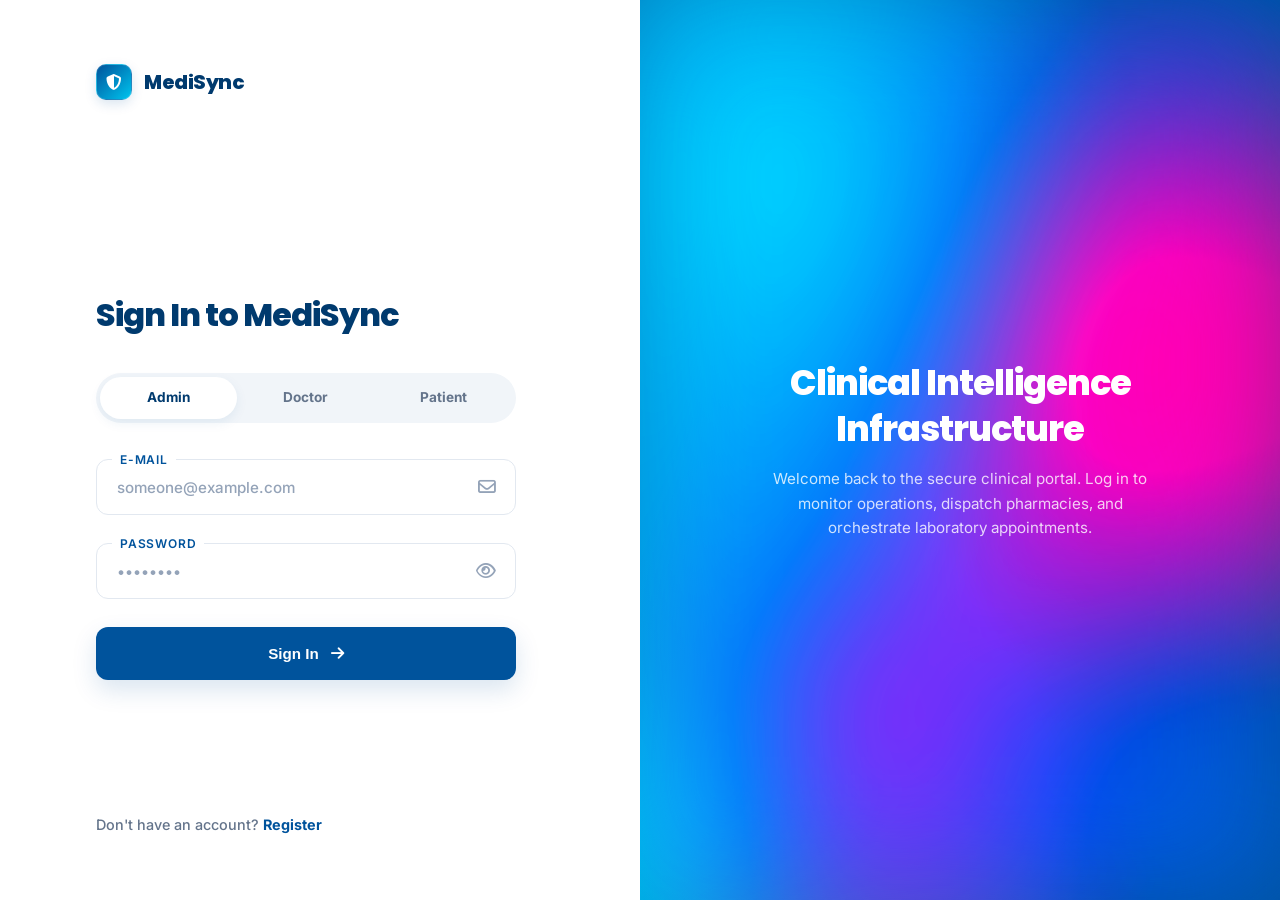
<file: Frontend/patients.html>
<!DOCTYPE html>
<html lang="en">
<head>
    <meta charset="UTF-8">
    <meta name="viewport" content="width=device-width, initial-scale=1.0">
    <title>Patient Management | MediSync Pro</title>
    <link rel="stylesheet" href="css/dashboard.css">
    <link rel="stylesheet" href="https://cdnjs.cloudflare.com/ajax/libs/font-awesome/6.4.0/css/all.min.css">
</head>
<body>

    <aside class="sidebar">
        <div class="logo-section">
            <div class="logo-icon"><i class="fas fa-shield-alt"></i></div>
            <div class="logo-text"><h2>MediSync</h2><p>Pro System</p></div>
        </div>
        <nav class="nav-links">
            <a href="index.html" class="nav-item"><i class="fas fa-th-large"></i> <span>Dashboard</span></a>
            <a href="patients.html" class="nav-item active"><i class="fas fa-users"></i> <span>Patients</span></a>
            <a href="doctors.html" class="nav-item"><i class="fas fa-user-md"></i> <span>Doctors</span></a>
            <a href="appointments.html" class="nav-item"><i class="fas fa-calendar-alt"></i> <span>Appointments</span></a>
            <a href="records.html" class="nav-item"><i class="fas fa-file-medical"></i> <span>Medical Records</span></a>
            <a href="billing.html" class="nav-item"><i class="fas fa-file-invoice-dollar"></i> <span>Billing</span></a>
            <a href="admin.html" class="nav-item"><i class="fas fa-user-shield"></i> <span>Admin</span></a>
            <a href="#" class="nav-item" onclick="logout()"><i class="fas fa-sign-out-alt"></i> <span>Logout</span></a>
        </nav>
    </aside>

    <div class="content-wrapper">
        <header class="top-header">
            <div class="search-container">
                <input type="text" id="system-search" placeholder="Search clinical cloud (Patients, NIC, Contact)...">
            </div>
            <div class="header-actions">
                <div class="icon-btn notification-bell">
                    <i class="far fa-bell"></i>
                    <span class="notification-badge"></span>
                </div>
                <div class="header-divider"></div>
                <div class="user-profile">
                    <div class="user-info">
                        <p class="user-name">Administrator</p>
                        <p class="user-role">System Level 4</p>
                    </div>
                    <img src="https://ui-avatars.com/api/?name=Admin+User&background=2563eb&color=white" class="user-avatar" alt="Admin">
                </div>
            </div>
        </header>

        <div class="content-body">
            <section class="fade-in">
                <div class="patient-mgmt-header">
                    <div>
                        <h1>Patient Management</h1>
                        <p style="color: var(--text-muted); font-weight: 500;">Managing clinical telemetry and history for City General patients.</p>
                    </div>
                    <button class="btn-add-premium" onclick="openOnboardModal()">
                        <i class="fas fa-plus"></i> Register Patient
                    </button>
                </div>

                <div class="roster-card">
                    <div class="table-header">
                        <h2>Patient Roster</h2>
                    </div>
                    <table class="roster-table">
                        <thead>
                            <tr>
                                <th class="col-patient">Patient</th>
                                <th class="col-nic">NIC / ID</th>
                                <th class="col-contact">Contact Info</th>
                                <th class="col-blood">Blood Group</th>
                                <th class="col-status">Status</th>
                                <th class="col-actions">Actions</th>
                            </tr>
                        </thead>
                        <tbody id="patient-roster-body">
                            <!-- Data injected here -->
                        </tbody>
                    </table>
                </div>
            </section>
        </div>
    </div>

    <!-- Registration Modal -->
    <div id="patientModal" class="modal">
        <div class="modal-content">
            <button class="modal-close" onclick="closeModal()"><i class="fas fa-times"></i></button>
            <h2 style="margin-bottom: 2rem; color: var(--text-main); font-weight: 800; letter-spacing: -1px;">Register New Patient</h2>
            <form id="patient-form">
                <div class="form-grid">
                    <div class="form-group form-full">
                        <label>Full Patient Name</label>
                        <input type="text" id="pat-name" placeholder="Enter legal name" required>
                    </div>
                    <div class="form-group">
                        <label>NIC / Passport</label>
                        <input type="text" id="pat-nic" placeholder="National ID" required>
                    </div>
                    <div class="form-group">
                        <label>Contact Number</label>
                        <input type="text" id="pat-phone" placeholder="+94 7x xxxxxxx" required>
                    </div>
                    <div class="form-group">
                        <label>Email Address</label>
                        <input type="email" id="pat-email" placeholder="patient@example.com" required>
                    </div>
                    <div class="form-group">
                        <label>Blood Group</label>
                        <select id="pat-blood">
                            <option value="A+">A+</option><option value="A-">A-</option>
                            <option value="B+">B+</option><option value="B-">B-</option>
                            <option value="O+">O+</option><option value="O-">O-</option>
                            <option value="AB+">AB+</option><option value="AB-">AB-</option>
                        </select>
                    </div>
                    <div class="form-group">
                        <label>Date of Birth</label>
                        <input type="date" id="pat-dob" required>
                    </div>
                    <div class="form-group form-full">
                        <label>Residential Address</label>
                        <textarea id="pat-address" placeholder="Current living address" style="height: 60px;"></textarea>
                    </div>
                    <div class="form-group">
                        <label>Patient Type</label>
                        <select id="pat-type">
                            <option value="OUTPATIENT">Outpatient</option>
                            <option value="INPATIENT">Inpatient (Admission)</option>
                        </select>
                    </div>
                    <div class="form-group">
                        <label>Account Password</label>
                        <input type="password" id="pat-password" placeholder="Set patient password" required>
                    </div>
                </div>
                <div style="display: flex; justify-content: flex-end; margin-top: 2.5rem; gap: 1.25rem;">
                    <button type="button" class="btn-premium-outline" onclick="closeModal()">Cancel</button>
                    <button type="submit" class="btn-premium-primary" style="min-width: 200px;">Complete Registration</button>
                </div>
            </form>
        </div>
    </div>

    <script src="js/common.js"></script>
    <script src="js/patients.js"></script>
</body>
</html>
</file>
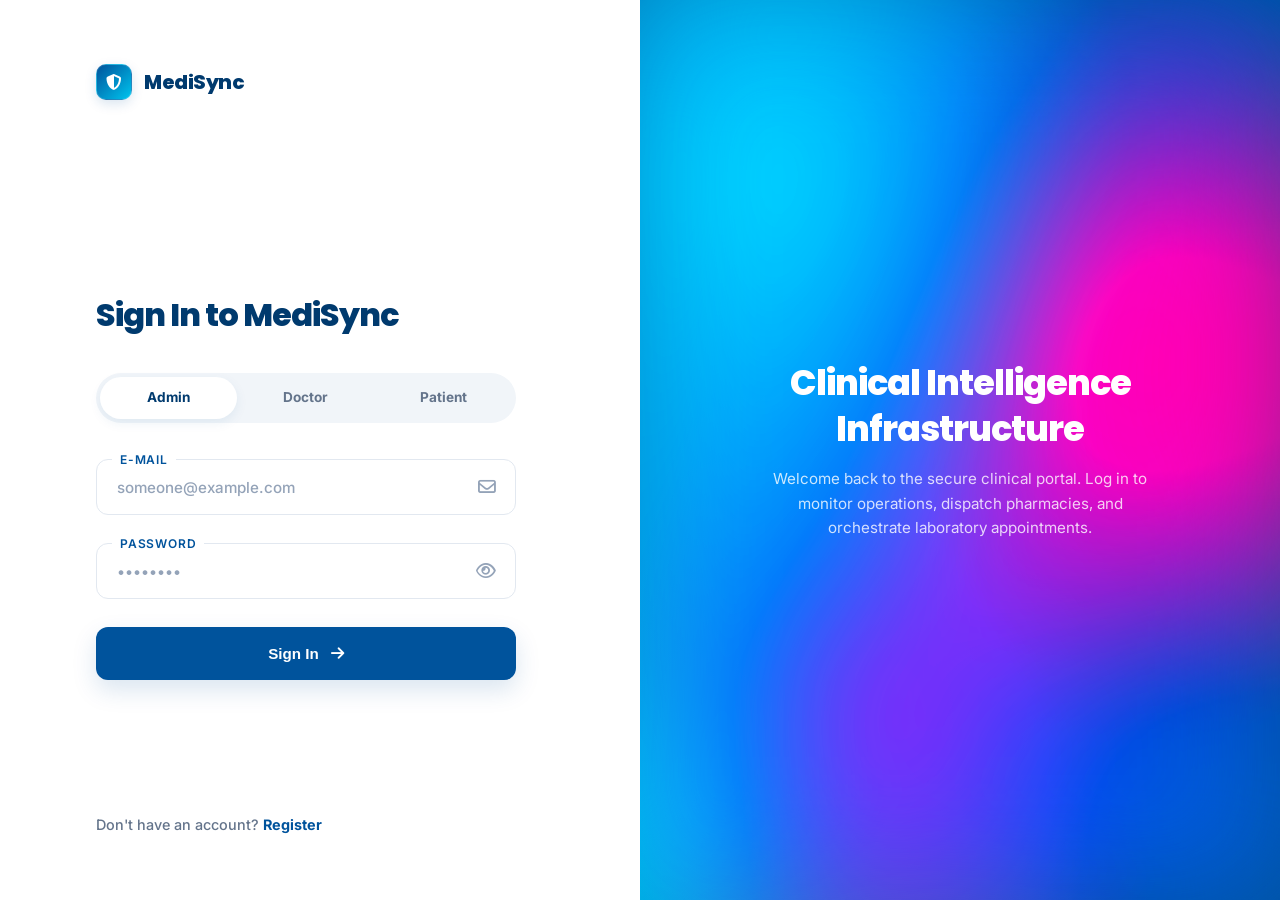
<file: Frontend/records.html>
<!DOCTYPE html>
<html lang="en">
<head>
    <meta charset="UTF-8">
    <meta name="viewport" content="width=device-width, initial-scale=1.0">
    <title>Clinical Records | MediSync Pro</title>
    <link rel="stylesheet" href="css/dashboard.css">
    <link rel="stylesheet" href="https://cdnjs.cloudflare.com/ajax/libs/font-awesome/6.4.0/css/all.min.css">
</head>
<body>

    <aside class="sidebar">
        <div class="logo-section">
            <div class="logo-icon"><i class="fas fa-shield-alt"></i></div>
            <div class="logo-text"><h2>MediSync</h2><p>Pro System</p></div>
        </div>
        <nav class="nav-links">
            <a href="index.html" class="nav-item"><i class="fas fa-th-large"></i> <span>Dashboard</span></a>
            <a href="patients.html" class="nav-item"><i class="fas fa-users"></i> <span>Patients</span></a>
            <a href="doctors.html" class="nav-item"><i class="fas fa-user-md"></i> <span>Doctors</span></a>
            
            <a href="appointments.html" class="nav-item"><i class="fas fa-calendar-alt"></i> <span>Appointments</span></a>
            <a href="records.html" class="nav-item active"><i class="fas fa-file-medical"></i> <span>Medical Records</span></a>
            <a href="billing.html" class="nav-item"><i class="fas fa-file-invoice-dollar"></i> <span>Billing</span></a>
            <a href="admin.html" class="nav-item"><i class="fas fa-user-shield"></i> <span>Admin</span></a>
            <a href="#" class="nav-item" onclick="logout()"><i class="fas fa-sign-out-alt"></i> <span>Logout</span></a>
        </nav>
    </aside>

    <div class="content-wrapper">
        <header class="top-header">
            <div class="search-container">
                <input type="text" id="system-search" placeholder="Search clinical cloud (Patient, Diagnosis, Record)...">
            </div>
            <div class="header-actions">
                <div class="icon-btn notification-bell">
                    <i class="far fa-bell"></i>
                    <span class="notification-badge"></span>
                </div>
                <div class="header-divider"></div>
                <div class="user-profile">
                    <div class="user-info">
                        <p class="user-name">Administrator</p>
                        <p class="user-role">System Level 4</p>
                    </div>
                    <img src="https://ui-avatars.com/api/?name=Admin+User&background=2563eb&color=white" class="user-avatar" alt="Admin">
                </div>
            </div>
        </header>

        <div class="content-body">
            <div class="record-mgmt-header">
                <div>
                    <h1>Medical Records</h1>
                    <p style="color: var(--text-muted); font-weight: 500;">Comprehensive patient diagnostic history and prescriptions.</p>
                </div>
                <button class="btn-add-premium" onclick="openRecordModal()">
                    <i class="fas fa-plus"></i> New Record
                </button>
            </div>

            <div class="roster-card">
                <table class="roster-table">
                    <thead>
                        <tr>
                            <th class="col-id">Record ID</th>
                            <th class="col-patient">Patient</th>
                            <th class="col-actions">Actions</th>
                        </tr>
                    </thead>
                    <tbody id="record-roster-body">
                        <!-- Data injected here -->
                    </tbody>
                </table>
            </div>
        </div>
    </div>

    <!-- Record Modal -->
    <div id="recordModal" class="modal">
        <div class="modal-content">
            <button class="modal-close" onclick="closeModal()"><i class="fas fa-times"></i></button>
            <h2 style="margin-bottom: 2rem;">Add Clinical Record</h2>
            <form id="record-form">
                <div class="flex-col gap-4">
                    <div>
                        <label style="font-size: 0.7rem; font-weight: 800; color: var(--text-muted); text-transform: uppercase; margin-bottom: 0.5rem; display: block; padding-left: 0.5rem;">Subject Patient</label>
                        <select id="rec-patient" required style="width: 100%; padding: 1rem; border: 2px solid #f1f5f9; border-radius: 12px; background: white;">
                            <option value="">Choose a Patient...</option>
                        </select>
                    </div>
                    <div>
                        <label style="font-size: 0.7rem; font-weight: 800; color: var(--text-muted); text-transform: uppercase; margin-bottom: 0.5rem; display: block; padding-left: 0.5rem;">Treating Physician</label>
                        <select id="rec-doctor" required style="width: 100%; padding: 1rem; border: 2px solid #f1f5f9; border-radius: 12px; background: white;">
                            <option value="">Choose a Doctor...</option>
                        </select>
                    </div>
                    <div>
                        <label style="font-size: 0.7rem; font-weight: 800; color: var(--text-muted); text-transform: uppercase; margin-bottom: 0.5rem; display: block; padding-left: 0.5rem;">Medical Diagnosis</label>
                        <input type="text" id="rec-diag" placeholder="Enter primary diagnosis (e.g. Chronic Hypertension)" required style="width: 100%; padding: 1rem; border: 2px solid #f1f5f9; border-radius: 12px;">
                    </div>
                    <div>
                        <label style="font-size: 0.7rem; font-weight: 800; color: var(--text-muted); text-transform: uppercase; margin-bottom: 0.5rem; display: block; padding-left: 0.5rem;">Prescription Details</label>
                        <textarea id="rec-presc" placeholder="Medicine name, dosage, and frequency..." required style="width: 100%; padding: 1rem; border: 2px solid #f1f5f9; border-radius: 12px; height: 80px;"></textarea>
                    </div>
                    <div>
                        <label style="font-size: 0.7rem; font-weight: 800; color: var(--text-muted); text-transform: uppercase; margin-bottom: 0.5rem; display: block; padding-left: 0.5rem;">Clinical Observation Notes</label>
                        <textarea id="rec-notes" placeholder="Additional observations or clinical summary..." style="width: 100%; padding: 1rem; border: 2px solid #f1f5f9; border-radius: 12px; height: 80px;"></textarea>
                    </div>
                </div>
                <div class="flex-row mt-8 justify-between" style="display: flex; justify-content: space-between; margin-top: 2rem; gap: 1rem;">
                    <button type="button" class="btn-premium-outline" onclick="closeModal()">Cancel</button>
                    <button type="submit" class="btn-premium-primary" style="flex: 1;">Save Record</button>
                </div>
            </form>
        </div>
    </div>

    <!-- View Record Modal -->
    <div id="viewRecordModal" class="modal">
        <div class="modal-content" style="max-width: 650px;">
            <button class="modal-close" onclick="closeViewModal()"><i class="fas fa-times"></i></button>
            <h2 style="margin-bottom: 1.5rem; font-weight: 800; color: var(--text-main); display: flex; align-items: center; gap: 0.75rem;">
                <i class="fas fa-file-medical" style="color: var(--primary);"></i> Clinical Record Details
            </h2>
            
            <div style="background: #f8fafc; border: 1px solid #e2e8f0; border-radius: 12px; padding: 1.5rem; display: flex; flex-direction: column; gap: 1.25rem; margin-bottom: 2rem;">
                <div style="display: grid; grid-template-columns: repeat(2, 1fr); gap: 1rem; border-bottom: 1.5px solid #e2e8f0; padding-bottom: 1rem;">
                    <div>
                        <span style="font-size: 0.7rem; font-weight: 800; color: var(--text-muted); text-transform: uppercase; display: block; margin-bottom: 0.25rem;">Record Reference</span>
                        <strong id="view-rec-id" style="font-size: 1.1rem; color: var(--primary);">#REC-XXXX</strong>
                    </div>
                    <div>
                        <span style="font-size: 0.7rem; font-weight: 800; color: var(--text-muted); text-transform: uppercase; display: block; margin-bottom: 0.25rem;">Record Classification</span>
                        <strong id="view-rec-type" style="color: var(--text-main);">PRESCRIPTION</strong>
                    </div>
                </div>
                
                <div style="display: grid; grid-template-columns: repeat(2, 1fr); gap: 1rem; border-bottom: 1.5px solid #e2e8f0; padding-bottom: 1rem;">
                    <div>
                        <span style="font-size: 0.7rem; font-weight: 800; color: var(--text-muted); text-transform: uppercase; display: block; margin-bottom: 0.25rem;">Subject Patient</span>
                        <strong id="view-rec-patient" style="color: var(--text-main); font-size: 1rem;">John Doe</strong>
                    </div>
                    <div>
                        <span style="font-size: 0.7rem; font-weight: 800; color: var(--text-muted); text-transform: uppercase; display: block; margin-bottom: 0.25rem;">Treating Physician</span>
                        <strong id="view-rec-doctor" style="color: var(--text-main); font-size: 1rem;">Dr. Samantha Badra</strong>
                    </div>
                </div>

                <div>
                    <span style="font-size: 0.7rem; font-weight: 800; color: var(--text-muted); text-transform: uppercase; display: block; margin-bottom: 0.4rem;">Medical Diagnosis</span>
                    <div style="background: white; border: 1.5px solid #e2e8f0; border-radius: 8px; padding: 0.75rem 1rem; font-weight: 700; color: #dc2626; overflow-wrap: break-word; word-break: break-word;" id="view-rec-diag">Chronic Hypertension</div>
                </div>

                <div>
                    <span style="font-size: 0.7rem; font-weight: 800; color: var(--text-muted); text-transform: uppercase; display: block; margin-bottom: 0.4rem;">Prescription Details</span>
                    <div style="background: white; border: 1.5px solid #e2e8f0; border-radius: 8px; padding: 0.75rem 1rem; white-space: pre-wrap; font-family: monospace; font-size: 0.9rem; color: var(--text-main); line-height: 1.4; overflow-wrap: break-word; word-break: break-word;" id="view-rec-presc">Amlodipine 5mg Daily</div>
                </div>

                <div>
                    <span style="font-size: 0.7rem; font-weight: 800; color: var(--text-muted); text-transform: uppercase; display: block; margin-bottom: 0.4rem;">Clinical Observation Notes</span>
                    <div style="background: white; border: 1.5px solid #e2e8f0; border-radius: 8px; padding: 0.75rem 1rem; white-space: pre-wrap; font-size: 0.9rem; color: #475569; line-height: 1.5; overflow-wrap: break-word; word-break: break-word;" id="view-rec-notes">Patient reports stable readings.</div>
                </div>
            </div>
            
            <div style="display: flex; justify-content: flex-end;">
                <button type="button" class="btn-premium-primary" style="min-width: 150px;" onclick="closeViewModal()">Close</button>
            </div>
        </div>
    </div>

    <script src="js/common.js"></script>
    <script>
        const user = JSON.parse(localStorage.getItem('user'));
        const isPatient = user && user.role === 'PATIENT';
        const isDoctor = user && user.role === 'DOCTOR';

        window.allRecords = [];
        window.allPatients = [];
        window.allDoctors = [];

        async function loadRecords() {
            try {
                const [records, patients, doctors, appointments] = await Promise.all([
                    apiFetch('/medical-records'),
                    apiFetch('/patients'),
                    apiFetch('/doctors'),
                    apiFetch('/appointments')
                ]);

                window.allRecords = records.map(r => ({
                    ...r,
                    patientName: patients.find(p => p.id == r.patientId)?.name || 'Unknown'
                }));
                if (isDoctor) {
                    window.allRecords = window.allRecords.filter(r => r.doctorId == user.id);
                }
                window.allPatients = patients;
                window.allDoctors = doctors;

                if (isPatient) {
                    // Hide the add new record button
                    const addBtn = document.querySelector('.btn-add-premium');
                    if (addBtn) addBtn.style.display = 'none';

                    // Update subheader
                    const subheader = document.querySelector('.record-mgmt-header p');
                    if (subheader) subheader.innerText = 'Your complete clinical diagnostic history and prescriptions.';

                    // Change roster table headers
                    const thead = document.querySelector('.roster-table thead');
                    if (thead) {
                        thead.innerHTML = `
                            <tr>
                                <th class="col-id">Record ID</th>
                                <th class="col-patient">Physician</th>
                                <th class="col-actions">Actions</th>
                            </tr>
                        `;
                    }
                }

                let filteredPatients = patients;
                if (isDoctor) {
                    const myPatientIds = new Set(appointments.filter(a => a.doctorId == user.id).map(a => a.patientId));
                    filteredPatients = patients.filter(p => myPatientIds.has(p.id));
                }

                // Populate selects
                const pSelect = document.getElementById('rec-patient');
                pSelect.innerHTML = '<option value="">Select Patient</option>' + filteredPatients.map(p => `<option value="${p.id}">${p.name}</option>`).join('');
                const dSelect = document.getElementById('rec-doctor');
                dSelect.innerHTML = '<option value="">Select Doctor</option>' + doctors.map(d => `<option value="${d.id}">${d.name}</option>`).join('');
                if (isDoctor) {
                    dSelect.value = user.id;
                    dSelect.disabled = true;
                }

                renderRecords();
            } catch (error) {
                showToast('Failed to sync clinical telemetry', 'error');
            }
        }

        function renderRecords() {
            const tbody = document.getElementById('record-roster-body');
            const searchInput = document.getElementById('system-search');
            const searchTerm = searchInput.value.toLowerCase().trim();

            const filtered = window.allRecords.filter(r => {
                const docName = (window.allDoctors.find(d => d.id == r.doctorId)?.name || '').toLowerCase();
                return (r.patientName || '').toLowerCase().includes(searchTerm) ||
                       docName.includes(searchTerm) ||
                       (r.diagnosis || '').toLowerCase().includes(searchTerm) ||
                       (r.medicineName || '').toLowerCase().includes(searchTerm);
            });

            if (filtered.length === 0) {
                tbody.innerHTML = `<tr><td colspan="3" style="text-align: center; color: var(--text-muted); padding: 3rem;">No clinical telemetry matches "${searchTerm}"</td></tr>`;
                return;
            }

            tbody.innerHTML = filtered.map(r => {
                const doc = window.allDoctors.find(d => d.id == r.doctorId)?.name || 'Unknown Doctor';
                if (isPatient) {
                    return `
                        <tr>
                            <td><span style="font-weight: 700;">#REC-${r.id.toString().slice(-4)}</span></td>
                            <td><span style="font-weight: 800; color: var(--text-main);">Dr. ${doc}</span></td>
                            <td>
                                <div class="action-btns">
                                    <button class="btn-action-light" onclick="viewRecord(${r.id})"><i class="fas fa-eye"></i></button>
                                </div>
                            </td>
                        </tr>
                    `;
                } else {
                    return `
                        <tr>
                            <td><span style="font-weight: 700;">#REC-${r.id.toString().slice(-4)}</span></td>
                            <td><span style="font-weight: 800; color: var(--text-main);">${r.patientName}</span></td>
                            <td>
                                <div class="action-btns">
                                    <button class="btn-action-light" onclick="viewRecord(${r.id})"><i class="fas fa-eye"></i></button>
                                    <button class="btn-action-light" onclick="editRecord(${r.id})"><i class="fas fa-edit"></i></button>
                                    <button class="btn-action-light delete" onclick="deleteRecord(${r.id})"><i class="fas fa-trash-alt"></i></button>
                                </div>
                            </td>
                        </tr>
                    `;
                }
            }).join('');
        }

        document.getElementById('system-search')?.addEventListener('input', renderRecords);

        let editingId = null;

        function openRecordModal() {
            editingId = null;
            document.getElementById('record-form').reset();
            if (isDoctor) {
                document.getElementById('rec-doctor').value = user.id;
                document.getElementById('rec-doctor').disabled = true;
            }
            document.getElementById('recordModal').querySelector('h2').innerText = 'Add Clinical Record';
            document.getElementById('recordModal').querySelector('button[type="submit"]').innerText = 'Save Record';
            document.getElementById('recordModal').classList.add('active');
        }

        async function editRecord(id) {
            try {
                const r = await apiFetch(`/medical-records/${id}`);
                editingId = id;
                
                document.getElementById('rec-patient').value = r.patientId;
                document.getElementById('rec-doctor').value = r.doctorId;
                if (isDoctor) {
                    document.getElementById('rec-doctor').disabled = true;
                }
                document.getElementById('rec-diag').value = r.diagnosis;
                document.getElementById('rec-presc').value = r.medicineName;
                document.getElementById('rec-notes').value = r.summary;

                document.getElementById('recordModal').querySelector('h2').innerText = 'Update Clinical Record';
                document.getElementById('recordModal').querySelector('button[type="submit"]').innerText = 'Save Changes';
                document.getElementById('recordModal').classList.add('active');
            } catch (error) {
                showToast('Failed to load record details', 'error');
            }
        }

        function closeModal() {
            document.getElementById('recordModal').classList.remove('active');
        }

        function viewRecord(id) {
            const r = window.allRecords.find(rec => rec.id == id);
            if (!r) return;

            const docName = window.allDoctors.find(d => d.id == r.doctorId)?.name || 'Unknown Doctor';
            const patName = window.allPatients.find(p => p.id == r.patientId)?.name || r.patientName || 'Unknown Patient';

            document.getElementById('view-rec-id').innerText = `#REC-${r.id.toString().slice(-4)}`;
            document.getElementById('view-rec-type').innerText = r.recordType || 'PRESCRIPTION';
            document.getElementById('view-rec-patient').innerText = patName;
            document.getElementById('view-rec-doctor').innerText = `Dr. ${docName}`;
            document.getElementById('view-rec-diag').innerText = r.diagnosis || 'N/A';
            document.getElementById('view-rec-presc').innerText = r.medicineName || 'N/A';
            document.getElementById('view-rec-notes').innerText = r.summary || 'N/A';

            document.getElementById('viewRecordModal').classList.add('active');
        }

        function closeViewModal() {
            document.getElementById('viewRecordModal').classList.remove('active');
        }

        document.getElementById('record-form').addEventListener('submit', async (e) => {
            e.preventDefault();
            
            const btn = e.target.querySelector('button[type="submit"]');
            const originalText = btn.innerHTML;
            
            btn.innerHTML = '<i class="fas fa-spinner fa-spin"></i> Saving...';
            btn.disabled = true;

            const data = {
                patientId: parseInt(document.getElementById('rec-patient').value),
                doctorId: parseInt(document.getElementById('rec-doctor').value),
                diagnosis: document.getElementById('rec-diag').value,
                medicineName: document.getElementById('rec-presc').value,
                summary: document.getElementById('rec-notes').value,
                recordType: 'PRESCRIPTION'
            };



            try {
                const method = editingId ? 'PUT' : 'POST';
                const url = editingId ? `/medical-records/${editingId}` : '/medical-records';
                
                await apiFetch(url, method, data);
                showToast(editingId ? 'Record updated' : 'Record saved', 'success');
                closeModal();
                loadRecords();
                e.target.reset();
            } catch (error) {
                showToast(error.message || 'Operation failed', 'error');
            } finally {
                btn.innerHTML = originalText;
                btn.disabled = false;
            }
        });

        async function deleteRecord(id) {
            if (await showCustomConfirm('Are you sure you want to delete this clinical record?')) {
                try {
                    await apiFetch(`/medical-records/${id}`, 'DELETE');
                    showToast('Record deleted', 'success');
                    loadRecords();
                } catch (error) {
                    showToast(error.message || 'Deletion failed', 'error');
                }
            }
        }

        document.getElementById('system-search').addEventListener('input', (e) => {
            const term = e.target.value.toLowerCase();
            const rows = document.querySelectorAll('#record-roster-body tr');
            rows.forEach(row => {
                const text = row.innerText.toLowerCase();
                row.style.display = text.includes(term) ? '' : 'none';
            });
        });

        document.addEventListener('DOMContentLoaded', loadRecords);
    </script>
</body>
</html>
</file>
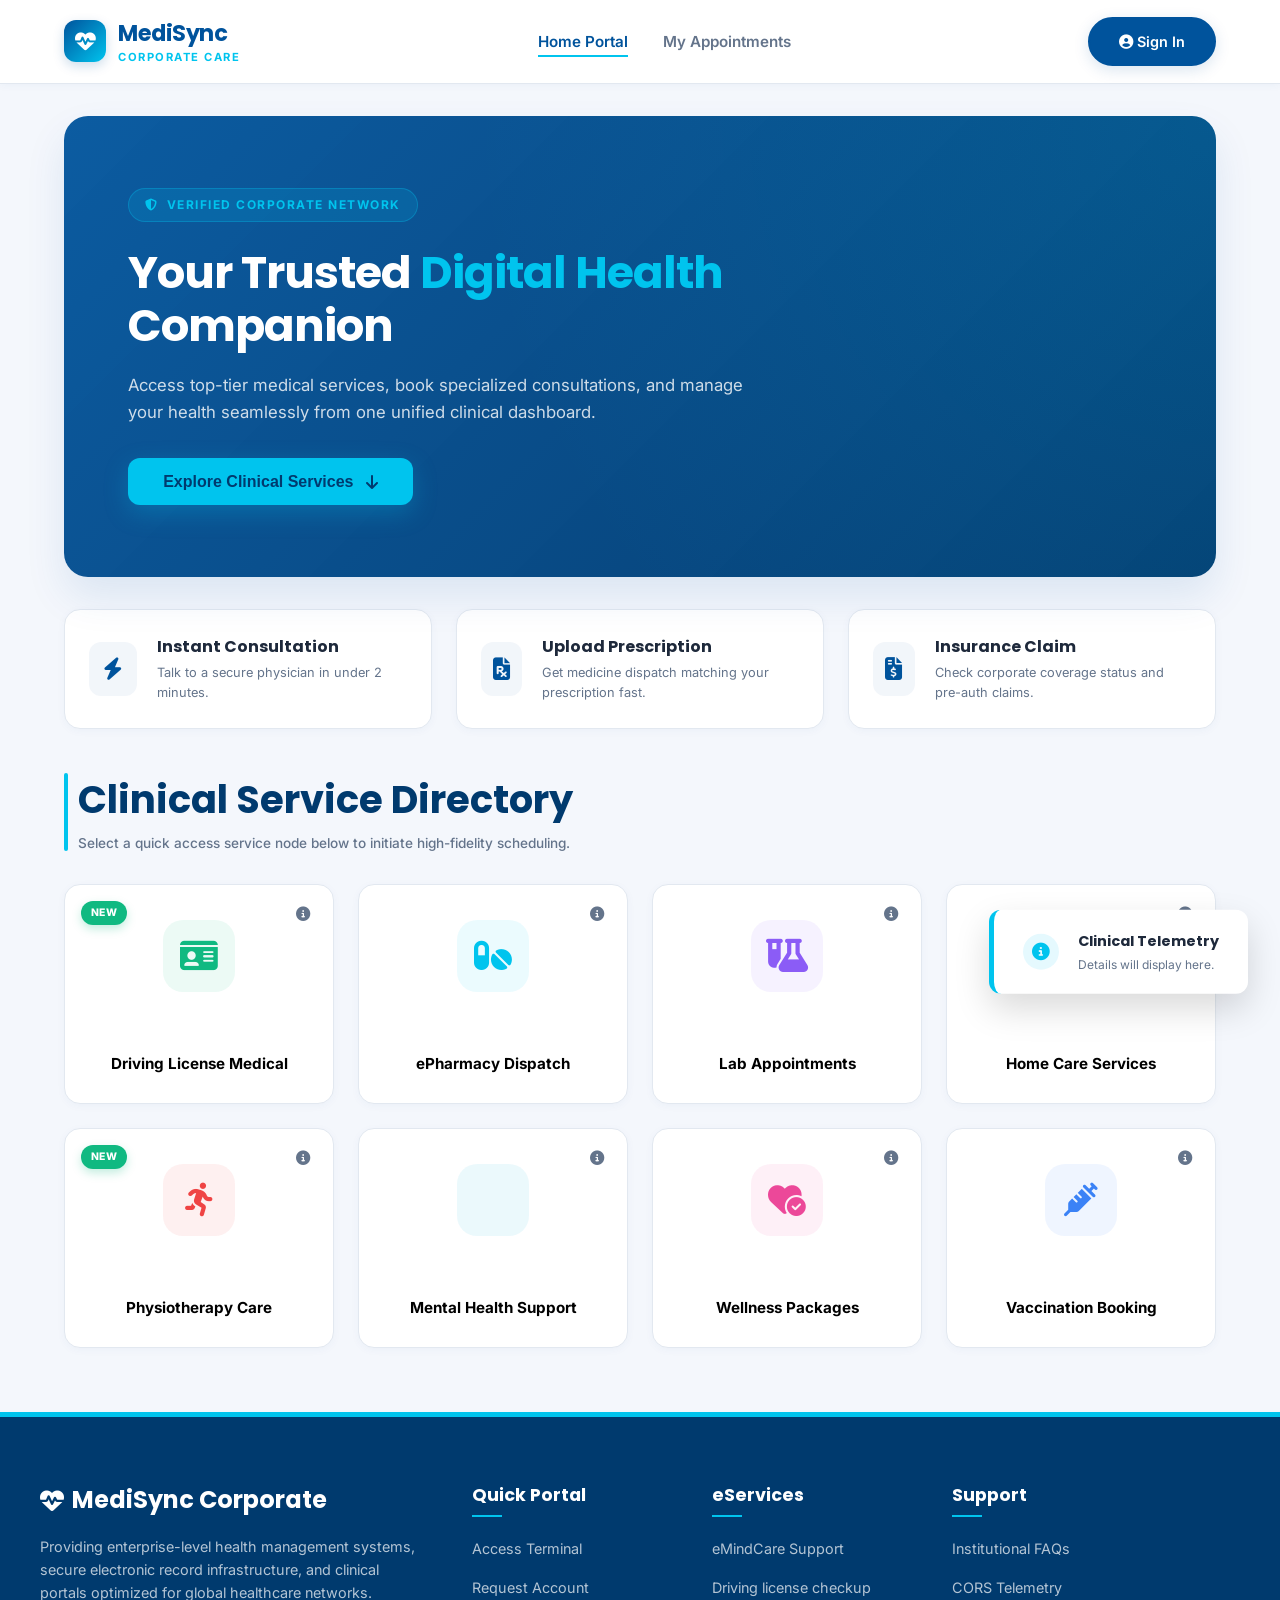
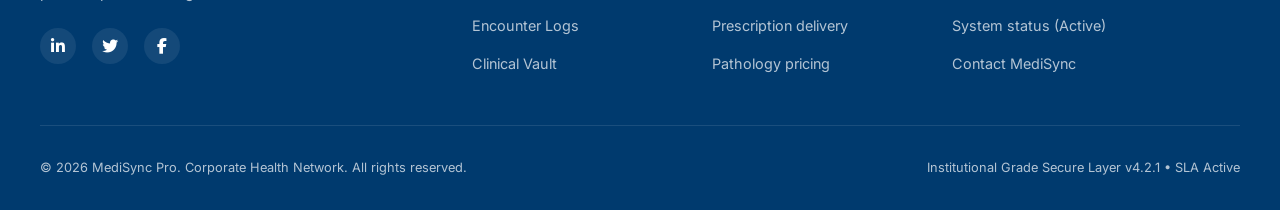
<file: Frontend/service-portal.html>
<!DOCTYPE html>
<html lang="en">
<head>
    <meta charset="UTF-8">
    <meta name="viewport" content="width=device-width, initial-scale=1.0">
    <title>MediSync Service Portal | Corporate Health Dashboard</title>
    
    <!-- Google Fonts: Inter & Poppins -->
    <link rel="preconnect" href="https://fonts.googleapis.com">
    <link rel="preconnect" href="https://fonts.gstatic.com" crossorigin>
    <link href="https://fonts.googleapis.com/css2?family=Inter:wght@300;400;500;600;700;800&family=Poppins:wght@400;500;600;700;800&display=swap" rel="stylesheet">
    
    <!-- FontAwesome Icons -->
    <link rel="stylesheet" href="https://cdnjs.cloudflare.com/ajax/libs/font-awesome/6.4.0/css/all.min.css">
    
    <style>
        :root {
            --primary: #00539C;          /* Deep Corporate Blue */
            --primary-light: #006ecf;
            --primary-dark: #003a6e;
            --accent: #00C4EE;           /* Bright Cyan Accent */
            --accent-hover: #00E5FF;
            --bg-neutral: #F4F7FC;       /* Soft light gray/blue off-white */
            --card-bg: #FFFFFF;          /* Pure White */
            --text-main: #1E293B;        /* Dark Slate Gray */
            --text-muted: #64748B;
            --success: #10B981;          /* Bright green for badges */
            --border-color: #E2E8F0;
            --shadow-sm: 0 2px 8px rgba(0, 83, 156, 0.04);
            --shadow-md: 0 10px 25px rgba(0, 83, 156, 0.06);
            --shadow-lg: 0 20px 40px rgba(0, 83, 156, 0.1);
        }

        * {
            box-sizing: border-box;
            margin: 0;
            padding: 0;
        }

        body {
            font-family: 'Inter', sans-serif;
            background-color: var(--bg-neutral);
            color: var(--text-main);
            line-height: 1.6;
            overflow-x: hidden;
        }

        h1, h2, h3, h4, h5, h6 {
            font-family: 'Poppins', sans-serif;
            font-weight: 700;
        }

        /* --- HEADER NAVIGATION --- */
        .header {
            background-color: var(--card-bg);
            border-bottom: 1px solid var(--border-color);
            position: sticky;
            top: 0;
            z-index: 1000;
            box-shadow: var(--shadow-sm);
        }

        .nav-container {
            max-width: 1200px;
            margin: 0 auto;
            display: flex;
            align-items: center;
            justify-content: space-between;
            padding: 1rem 1.5rem;
        }

        .logo-block {
            display: flex;
            align-items: center;
            gap: 0.75rem;
            text-decoration: none;
        }

        .logo-mark {
            background: linear-gradient(135deg, var(--primary), var(--accent));
            color: white;
            width: 42px;
            height: 42px;
            border-radius: 12px;
            display: flex;
            align-items: center;
            justify-content: center;
            font-size: 1.3rem;
            box-shadow: 0 4px 12px rgba(0, 83, 156, 0.2);
        }

        .logo-text h2 {
            font-size: 1.4rem;
            color: var(--primary);
            letter-spacing: -0.5px;
        }

        .logo-text p {
            font-size: 0.7rem;
            font-weight: 700;
            text-transform: uppercase;
            letter-spacing: 1.5px;
            color: var(--accent);
            margin-top: -3px;
        }

        .nav-menu {
            display: flex;
            align-items: center;
            gap: 2.2rem;
            list-style: none;
        }

        .nav-link {
            text-decoration: none;
            color: var(--text-muted);
            font-weight: 600;
            font-size: 0.95rem;
            transition: all 0.25s;
            position: relative;
        }

        .nav-link:hover, .nav-link.active {
            color: var(--primary);
        }

        .nav-link::after {
            content: '';
            position: absolute;
            bottom: -6px;
            left: 0;
            width: 0;
            height: 2px;
            background-color: var(--accent);
            transition: width 0.3s;
        }

        .nav-link:hover::after, .nav-link.active::after {
            width: 100%;
        }

        .btn-signin {
            background-color: var(--primary);
            color: white;
            padding: 0.7rem 1.8rem;
            border-radius: 50px;
            text-decoration: none;
            font-weight: 600;
            font-size: 0.9rem;
            border: 2px solid var(--primary);
            transition: all 0.3s cubic-bezier(0.165, 0.84, 0.44, 1);
            box-shadow: 0 4px 15px rgba(0, 83, 156, 0.15);
        }

        .btn-signin:hover {
            background-color: transparent;
            color: var(--primary);
            transform: translateY(-2px);
            box-shadow: 0 6px 20px rgba(0, 83, 156, 0.2);
        }

        /* --- HERO BANNER --- */
        .hero-section {
            max-width: 1200px;
            margin: 2rem auto;
            padding: 0 1.5rem;
        }

        .hero-banner {
            background: linear-gradient(135deg, rgba(0, 83, 156, 0.95), rgba(0, 58, 110, 0.98)), url('https://images.unsplash.com/photo-1576091160399-112ba8d25d1d?auto=format&fit=crop&q=80&w=1200') no-repeat center/cover;
            border-radius: 24px;
            padding: 4.5rem 4rem;
            color: white;
            position: relative;
            overflow: hidden;
            box-shadow: var(--shadow-lg);
            display: flex;
            flex-direction: column;
            justify-content: center;
        }

        .hero-banner::before {
            content: '';
            position: absolute;
            top: 0;
            left: 0;
            right: 0;
            bottom: 0;
            background: radial-gradient(circle at top right, rgba(0, 196, 238, 0.15), transparent 60%);
            z-index: 1;
        }

        .hero-content {
            position: relative;
            z-index: 2;
            max-width: 650px;
        }

        .hero-badge {
            background-color: rgba(0, 196, 238, 0.15);
            border: 1px solid rgba(0, 196, 238, 0.3);
            color: var(--accent);
            padding: 0.4rem 1rem;
            border-radius: 50px;
            font-size: 0.75rem;
            font-weight: 700;
            text-transform: uppercase;
            letter-spacing: 1.5px;
            display: inline-flex;
            align-items: center;
            gap: 0.5rem;
            margin-bottom: 1.5rem;
        }

        .hero-title {
            font-size: 2.8rem;
            line-height: 1.2;
            margin-bottom: 1.2rem;
            letter-spacing: -1px;
        }

        .hero-title span {
            color: var(--accent);
        }

        .hero-description {
            font-size: 1.05rem;
            color: rgba(255, 255, 255, 0.8);
            margin-bottom: 2rem;
            font-weight: 400;
        }

        .btn-cta {
            background-color: var(--accent);
            color: var(--primary-dark);
            padding: 0.9rem 2.2rem;
            border-radius: 12px;
            text-decoration: none;
            font-weight: 700;
            font-size: 1rem;
            display: inline-flex;
            align-items: center;
            gap: 0.75rem;
            transition: all 0.3s cubic-bezier(0.165, 0.84, 0.44, 1);
            box-shadow: 0 8px 25px rgba(0, 196, 238, 0.25);
            border: none;
            cursor: pointer;
        }

        .btn-cta:hover {
            background-color: white;
            color: var(--primary);
            transform: translateY(-3px);
            box-shadow: 0 12px 30px rgba(255, 255, 255, 0.2);
        }

        /* --- MAIN ACTION & SEARCH BAR --- */
        .search-section {
            max-width: 1200px;
            margin: -4rem auto 2.5rem;
            padding: 0 1.5rem;
            position: relative;
            z-index: 10;
        }

        .search-block {
            background-color: var(--primary);
            border-radius: 20px;
            padding: 2.2rem 2.5rem;
            box-shadow: 0 20px 50px rgba(0, 58, 110, 0.25);
            border: 1px solid rgba(255, 255, 255, 0.08);
        }

        .search-grid {
            display: grid;
            grid-template-columns: repeat(4, 1fr);
            gap: 1.25rem;
            align-items: flex-end;
        }

        .search-field {
            display: flex;
            flex-direction: column;
            gap: 0.5rem;
        }

        .search-field label {
            color: rgba(255, 255, 255, 0.8);
            font-size: 0.75rem;
            font-weight: 700;
            text-transform: uppercase;
            letter-spacing: 1px;
            padding-left: 0.25rem;
        }

        .input-wrapper {
            position: relative;
            display: flex;
            align-items: center;
        }

        .input-wrapper i {
            position: absolute;
            left: 1.1rem;
            color: var(--primary);
            font-size: 1.05rem;
        }

        .search-input {
            width: 100%;
            height: 52px;
            background-color: white;
            border: 2px solid transparent;
            border-radius: 12px;
            padding: 0 1rem 0 2.8rem;
            font-family: inherit;
            font-size: 0.9rem;
            color: var(--text-main);
            font-weight: 500;
            transition: all 0.3s;
        }

        .search-input:focus {
            outline: none;
            border-color: var(--accent);
            box-shadow: 0 0 0 4px rgba(0, 196, 238, 0.15);
        }

        .search-input-select {
            padding-left: 2.8rem;
            appearance: none;
            cursor: pointer;
            background-image: url("data:image/svg+xml;utf8,<svg fill='%2300539C' height='24' viewBox='0 0 24 24' width='24' xmlns='http://www.w3.org/2000/svg'><path d='M7 10l5 5 5-5z'/><path d='M0 0h24v24H0z' fill='none'/></svg>");
            background-repeat: no-repeat;
            background-position: right 1rem center;
        }

        .btn-search {
            height: 52px;
            background-color: #E2E8F0;
            color: var(--primary-dark);
            border: none;
            border-radius: 12px;
            font-family: inherit;
            font-weight: 700;
            font-size: 1rem;
            cursor: pointer;
            display: flex;
            align-items: center;
            justify-content: center;
            gap: 0.5rem;
            transition: all 0.25s;
        }

        .btn-search:hover {
            background-color: white;
            color: var(--primary);
            transform: translateY(-2px);
            box-shadow: 0 5px 15px rgba(255, 255, 255, 0.1);
        }

        .advanced-search-link {
            display: inline-flex;
            align-items: center;
            gap: 0.5rem;
            color: var(--accent);
            text-decoration: none;
            font-size: 0.85rem;
            font-weight: 600;
            margin-top: 1.2rem;
            transition: all 0.25s;
            cursor: pointer;
        }

        .advanced-search-link:hover {
            color: white;
        }

        /* --- FEATURED QUICK LINKS --- */
        .featured-section {
            max-width: 1200px;
            margin: 0 auto 2.5rem;
            padding: 0 1.5rem;
        }

        .featured-grid {
            display: grid;
            grid-template-columns: repeat(3, 1fr);
            gap: 1.5rem;
        }

        .featured-card {
            background-color: var(--card-bg);
            border-radius: 16px;
            padding: 1.5rem;
            display: flex;
            align-items: center;
            gap: 1.25rem;
            text-decoration: none;
            color: inherit;
            border: 1px solid var(--border-color);
            box-shadow: var(--shadow-sm);
            transition: all 0.3s cubic-bezier(0.165, 0.84, 0.44, 1);
        }

        .featured-card:hover {
            transform: translateY(-5px);
            border-color: var(--accent);
            box-shadow: var(--shadow-md);
        }

        .featured-icon {
            width: 54px;
            height: 54px;
            border-radius: 12px;
            background-color: rgba(0, 83, 156, 0.05);
            color: var(--primary);
            display: flex;
            align-items: center;
            justify-content: center;
            font-size: 1.4rem;
            transition: all 0.3s;
        }

        .featured-card:hover .featured-icon {
            background-color: var(--primary);
            color: white;
        }

        .featured-info h4 {
            font-size: 1rem;
            color: var(--text-main);
            margin-bottom: 0.2rem;
        }

        .featured-info p {
            font-size: 0.8rem;
            color: var(--text-muted);
        }

        /* --- QUICK ACCESS SERVICE GRID --- */
        .services-section {
            max-width: 1200px;
            margin: 0 auto 4rem;
            padding: 0 1.5rem;
        }

        .section-header {
            display: flex;
            align-items: center;
            justify-content: space-between;
            margin-bottom: 1.8rem;
        }

        .section-title {
            font-size: 1.6rem;
            color: var(--primary-dark);
            position: relative;
            padding-left: 0.85rem;
        }

        .section-title::before {
            content: '';
            position: absolute;
            left: 0;
            top: 4px;
            bottom: 4px;
            width: 4px;
            background-color: var(--accent);
            border-radius: 20px;
        }

        .section-title p {
            font-size: 0.85rem;
            font-weight: 500;
            color: var(--text-muted);
            margin-top: 0.2rem;
        }

        .services-grid {
            display: grid;
            grid-template-columns: repeat(4, 1fr);
            gap: 1.5rem;
        }

        .service-card {
            background-color: var(--card-bg);
            border-radius: 16px;
            padding: 2.2rem 1.5rem 1.8rem;
            display: flex;
            flex-direction: column;
            align-items: center;
            justify-content: space-between;
            text-align: center;
            position: relative;
            border: 1px solid var(--border-color);
            box-shadow: var(--shadow-sm);
            cursor: pointer;
            transition: all 0.3s cubic-bezier(0.165, 0.84, 0.44, 1);
            min-height: 220px;
            text-decoration: none;
        }

        .service-card:hover {
            transform: translateY(-8px);
            border-color: var(--accent);
            box-shadow: var(--shadow-lg);
        }

        .service-card::after {
            content: '';
            position: absolute;
            bottom: 0;
            left: 0;
            right: 0;
            height: 4px;
            background-color: transparent;
            border-bottom-left-radius: 16px;
            border-bottom-right-radius: 16px;
            transition: background-color 0.3s;
        }

        .service-card:hover::after {
            background-color: var(--accent);
        }

        .info-icon {
            position: absolute;
            top: 1.1rem;
            right: 1.1rem;
            color: var(--text-muted);
            font-size: 0.9rem;
            transition: color 0.25s;
            cursor: pointer;
            width: 24px;
            height: 24px;
            display: flex;
            align-items: center;
            justify-content: center;
            border-radius: 50px;
        }

        .info-icon:hover {
            color: var(--primary);
            background-color: rgba(0, 83, 156, 0.05);
        }

        .new-badge {
            position: absolute;
            top: 1rem;
            left: 1rem;
            background-color: var(--success);
            color: white;
            font-size: 0.65rem;
            font-weight: 800;
            text-transform: uppercase;
            padding: 0.25rem 0.6rem;
            border-radius: 50px;
            letter-spacing: 0.5px;
            box-shadow: 0 4px 10px rgba(16, 185, 129, 0.25);
        }

        .service-icon-wrapper {
            width: 72px;
            height: 72px;
            border-radius: 20px;
            display: flex;
            align-items: center;
            justify-content: center;
            font-size: 2.1rem;
            margin-bottom: 1.5rem;
            transition: all 0.3s;
        }

        /* Unique service colored themes */
        .sc-driving { background-color: rgba(16, 185, 129, 0.08); color: #10B981; }
        .sc-pharmacy { background-color: rgba(0, 196, 238, 0.08); color: #00C4EE; }
        .sc-lab { background-color: rgba(139, 92, 246, 0.08); color: #8B5CF6; }
        .sc-home { background-color: rgba(245, 158, 11, 0.08); color: #F59E0B; }
        .sc-physio { background-color: rgba(239, 68, 68, 0.08); color: #EF4444; }
        .sc-mental { background-color: rgba(6, 182, 212, 0.08); color: #06B6D4; }
        .sc-wellness { background-color: rgba(236, 72, 153, 0.08); color: #EC4899; }
        .sc-vaccine { background-color: rgba(59, 130, 246, 0.08); color: #3B82F6; }

        .service-card:hover .service-icon-wrapper {
            transform: scale(1.1) rotate(5deg);
        }

        .service-label {
            font-size: 0.95rem;
            font-weight: 700;
            color: #000000;
            line-height: 1.3;
        }

        /* --- FOOTER --- */
        .footer {
            background-color: var(--primary-dark);
            color: rgba(255, 255, 255, 0.7);
            padding: 4rem 1.5rem 2rem;
            border-top: 5px solid var(--accent);
        }

        .footer-container {
            max-width: 1200px;
            margin: 0 auto;
            display: grid;
            grid-template-columns: 2fr 1fr 1fr 1.5fr;
            gap: 3rem;
            margin-bottom: 3rem;
        }

        .footer-brand h3 {
            color: white;
            font-size: 1.5rem;
            margin-bottom: 1rem;
            display: flex;
            align-items: center;
            gap: 0.5rem;
        }

        .footer-brand p {
            font-size: 0.9rem;
            line-height: 1.6;
            margin-bottom: 1.5rem;
        }

        .social-links {
            display: flex;
            gap: 1rem;
        }

        .social-icon {
            width: 36px;
            height: 36px;
            border-radius: 50px;
            background-color: rgba(255, 255, 255, 0.08);
            color: white;
            display: flex;
            align-items: center;
            justify-content: center;
            text-decoration: none;
            transition: all 0.25s;
        }

        .social-icon:hover {
            background-color: var(--accent);
            color: var(--primary-dark);
            transform: translateY(-2px);
        }

        .footer-links h4 {
            color: white;
            font-size: 1.1rem;
            margin-bottom: 1.2rem;
            position: relative;
            padding-bottom: 0.5rem;
        }

        .footer-links h4::before {
            content: '';
            position: absolute;
            bottom: 0;
            left: 0;
            width: 30px;
            height: 2px;
            background-color: var(--accent);
        }

        .footer-links ul {
            list-style: none;
            display: flex;
            flex-direction: column;
            gap: 0.8rem;
        }

        .footer-links a {
            color: rgba(255, 255, 255, 0.7);
            text-decoration: none;
            font-size: 0.9rem;
            transition: all 0.25s;
        }

        .footer-links a:hover {
            color: var(--accent);
            padding-left: 5px;
        }

        .footer-bottom {
            max-width: 1200px;
            margin: 0 auto;
            padding-top: 2rem;
            border-top: 1px solid rgba(255, 255, 255, 0.1);
            display: flex;
            justify-content: space-between;
            align-items: center;
            font-size: 0.8rem;
        }

        /* --- MODERN INTERACTIVE MODAL & TOAST --- */
        .portal-toast {
            position: fixed;
            bottom: 2rem;
            right: 2rem;
            background-color: var(--card-bg);
            border-left: 5px solid var(--accent);
            border-radius: 12px;
            padding: 1.25rem 1.8rem;
            box-shadow: 0 15px 35px rgba(0, 0, 0, 0.15);
            display: flex;
            align-items: center;
            gap: 1.2rem;
            transform: translateY(150%);
            transition: transform 0.4s cubic-bezier(0.175, 0.885, 0.32, 1.275);
            z-index: 2000;
        }

        .portal-toast.active {
            transform: translateY(0);
        }

        .toast-icon {
            width: 36px;
            height: 36px;
            border-radius: 50px;
            background-color: rgba(0, 196, 238, 0.1);
            color: var(--accent);
            display: flex;
            align-items: center;
            justify-content: center;
            font-size: 1.1rem;
        }

        .toast-content h5 {
            font-size: 0.9rem;
            color: var(--text-main);
            margin-bottom: 0.1rem;
        }

        .toast-content p {
            font-size: 0.75rem;
            color: var(--text-muted);
        }

        /* Responsive Breakpoints */
        @media (max-width: 1024px) {
            .services-grid { grid-template-columns: repeat(3, 1fr); }
            .featured-grid { grid-template-columns: repeat(2, 1fr); }
            .search-grid { grid-template-columns: repeat(2, 1fr); }
            .search-section { margin-top: -2rem; }
        }

        @media (max-width: 768px) {
            .services-grid { grid-template-columns: repeat(2, 1fr); }
            .featured-grid { grid-template-columns: 1fr; }
            .search-grid { grid-template-columns: 1fr; }
            .hero-banner { padding: 3rem 2rem; }
            .hero-title { font-size: 2rem; }
            .footer-container { grid-template-columns: 1fr; gap: 2rem; }
            .nav-menu { display: none; }
        }
    </style>
</head>
<body>

    <!-- TOP NAVIGATION BAR -->
    <header class="header">
        <div class="nav-container">
            <a href="#" class="logo-block">
                <div class="logo-mark">
                    <i class="fas fa-heartbeat"></i>
                </div>
                <div class="logo-text">
                    <h2>MediSync</h2>
                    <p>Corporate Care</p>
                </div>
            </a>
            
            <ul class="nav-menu">
                <li><a href="#" class="nav-link active">Home Portal</a></li>
                <li><a href="appointments.html" class="nav-link">My Appointments</a></li>
            </ul>

            <a href="login.html" class="btn-signin">
                <i class="fas fa-user-circle"></i> Sign In
            </a>
        </div>
    </header>

    <!-- HERO BANNER SECTION -->
    <section class="hero-section">
        <div class="hero-banner">
            <div class="hero-content">
                <div class="hero-badge">
                    <i class="fas fa-shield-halved"></i> Verified Corporate Network
                </div>
                <h1 class="hero-title">Your Trusted <span>Digital Health</span> Companion</h1>
                <p class="hero-description">Access top-tier medical services, book specialized consultations, and manage your health seamlessly from one unified clinical dashboard.</p>
                <button class="btn-cta" onclick="scrollToServices()">
                    Explore Clinical Services <i class="fas fa-arrow-down"></i>
                </button>
            </div>
        </div>
    </section>

    <!-- FEATURED QUICK LINKS -->
    <section class="featured-section">
        <div class="featured-grid">
            <a href="appointments.html" class="featured-card">
                <div class="featured-icon">
                    <i class="fas fa-bolt"></i>
                </div>
                <div class="featured-info">
                    <h4>Instant Consultation</h4>
                    <p>Talk to a secure physician in under 2 minutes.</p>
                </div>
            </a>
            
            <a href="records.html" class="featured-card">
                <div class="featured-icon">
                    <i class="fas fa-file-prescription"></i>
                </div>
                <div class="featured-info">
                    <h4>Upload Prescription</h4>
                    <p>Get medicine dispatch matching your prescription fast.</p>
                </div>
            </a>

            <a href="billing.html" class="featured-card">
                <div class="featured-icon">
                    <i class="fas fa-file-invoice-dollar"></i>
                </div>
                <div class="featured-info">
                    <h4>Insurance Claim</h4>
                    <p>Check corporate coverage status and pre-auth claims.</p>
                </div>
            </a>
        </div>
    </section>

    <!-- QUICK ACCESS SERVICE GRID -->
    <section class="services-section" id="clinical-services">
        <div class="section-header">
            <div class="section-title">
                <h2>Clinical Service Directory</h2>
                <p>Select a quick access service node below to initiate high-fidelity scheduling.</p>
            </div>
        </div>

        <div class="services-grid">
            <!-- Card 1 -->
            <div class="service-card" onclick="openServiceDetail('Driving License Medical', 'Complete medical checkups and vision tests required for corporate driving license renewal.')">
                <span class="new-badge">New</span>
                <i class="fas fa-info-circle info-icon" onclick="event.stopPropagation(); openServiceDetail('Driving License Medical', 'Complete medical checkups and vision tests required for corporate driving license renewal.')"></i>
                <div class="service-icon-wrapper sc-driving">
                    <i class="fas fa-id-card"></i>
                </div>
                <div class="service-label">Driving License Medical</div>
            </div>

            <!-- Card 2 -->
            <div class="service-card" onclick="openServiceDetail('ePharmacy Dispatch', 'Corporate pharmaceutical home deliveries with secure tracking and electronic logs.')">
                <i class="fas fa-info-circle info-icon" onclick="event.stopPropagation(); openServiceDetail('ePharmacy Dispatch', 'Corporate pharmaceutical home deliveries with secure tracking and electronic logs.')"></i>
                <div class="service-icon-wrapper sc-pharmacy">
                    <i class="fas fa-pills"></i>
                </div>
                <div class="service-label">ePharmacy Dispatch</div>
            </div>

            <!-- Card 3 -->
            <div class="service-card" onclick="openServiceDetail('Lab Appointments', 'Instant appointment booking for clinical diagnostic pathology, blood draws, and PCR panels.')">
                <i class="fas fa-info-circle info-icon" onclick="event.stopPropagation(); openServiceDetail('Lab Appointments', 'Instant appointment booking for clinical diagnostic pathology, blood draws, and PCR panels.')"></i>
                <div class="service-icon-wrapper sc-lab">
                    <i class="fas fa-flask-vial"></i>
                </div>
                <div class="service-label">Lab Appointments</div>
            </div>

            <!-- Card 4 -->
            <div class="service-card" onclick="openServiceDetail('Home Care Services', 'High-quality on-demand nursing, geriatric checks, and post-surgery care delivered to your home.')">
                <i class="fas fa-info-circle info-icon" onclick="event.stopPropagation(); openServiceDetail('Home Care Services', 'High-quality on-demand nursing, geriatric checks, and post-surgery care delivered to your home.')"></i>
                <div class="service-icon-wrapper sc-home">
                    <i class="fas fa-home-user"></i>
                </div>
                <div class="service-label">Home Care Services</div>
            </div>

            <!-- Card 5 -->
            <div class="service-card" onclick="openServiceDetail('Physiotherapy Care', 'Specialized physical rehabilitation sessions for orthopedic recovery and mobility enhancement.')">
                <span class="new-badge">New</span>
                <i class="fas fa-info-circle info-icon" onclick="event.stopPropagation(); openServiceDetail('Physiotherapy Care', 'Specialized physical rehabilitation sessions for orthopedic recovery and mobility enhancement.')"></i>
                <div class="service-icon-wrapper sc-physio">
                    <i class="fas fa-running"></i>
                </div>
                <div class="service-label">Physiotherapy Care</div>
            </div>

            <!-- Card 6 -->
            <div class="service-card" onclick="openServiceDetail('Mental Health Support', 'Confidential video counseling with licensed specialists for stress, anxiety, and corporate wellness.')">
                <i class="fas fa-info-circle info-icon" onclick="event.stopPropagation(); openServiceDetail('Mental Health Support', 'Confidential video counseling with licensed specialists for stress, anxiety, and corporate wellness.')"></i>
                <div class="service-icon-wrapper sc-mental">
                    <i class="fas fa-brain-circuit"></i>
                </div>
                <div class="service-label">Mental Health Support</div>
            </div>

            <!-- Card 7 -->
            <div class="service-card" onclick="openServiceDetail('Wellness Packages', 'Structured health checkups, biometric profiling, and comprehensive executive medical packages.')">
                <i class="fas fa-info-circle info-icon" onclick="event.stopPropagation(); openServiceDetail('Wellness Packages', 'Structured health checkups, biometric profiling, and comprehensive executive medical packages.')"></i>
                <div class="service-icon-wrapper sc-wellness">
                    <i class="fas fa-heart-circle-check"></i>
                </div>
                <div class="service-label">Wellness Packages</div>
            </div>

            <!-- Card 8 -->
            <div class="service-card" onclick="openServiceDetail('Vaccination Booking', 'Secure scheduling for flu shots, travel immunizations, and corporate vaccine rollouts.')">
                <i class="fas fa-info-circle info-icon" onclick="event.stopPropagation(); openServiceDetail('Vaccination Booking', 'Secure scheduling for flu shots, travel immunizations, and corporate vaccine rollouts.')"></i>
                <div class="service-icon-wrapper sc-vaccine">
                    <i class="fas fa-syringe"></i>
                </div>
                <div class="service-label">Vaccination Booking</div>
            </div>
        </div>
    </section>

    <!-- FOOTER -->
    <footer class="footer">
        <div class="footer-container">
            <div class="footer-brand">
                <h3><i class="fas fa-heartbeat"></i> MediSync Corporate</h3>
                <p>Providing enterprise-level health management systems, secure electronic record infrastructure, and clinical portals optimized for global healthcare networks.</p>
                <div class="social-links">
                    <a href="#" class="social-icon"><i class="fab fa-linkedin-in"></i></a>
                    <a href="#" class="social-icon"><i class="fab fa-twitter"></i></a>
                    <a href="#" class="social-icon"><i class="fab fa-facebook-f"></i></a>
                </div>
            </div>
            
            <div class="footer-links">
                <h4>Quick Portal</h4>
                <ul>
                    <li><a href="login.html">Access Terminal</a></li>
                    <li><a href="signup.html">Request Account</a></li>
                    <li><a href="appointments.html">Encounter Logs</a></li>
                    <li><a href="records.html">Clinical Vault</a></li>
                </ul>
            </div>

            <div class="footer-links">
                <h4>eServices</h4>
                <ul>
                    <li><a href="#">eMindCare Support</a></li>
                    <li><a href="#">Driving license checkup</a></li>
                    <li><a href="#">Prescription delivery</a></li>
                    <li><a href="#">Pathology pricing</a></li>
                </ul>
            </div>

            <div class="footer-links">
                <h4>Support</h4>
                <ul>
                    <li><a href="#">Institutional FAQs</a></li>
                    <li><a href="#">CORS Telemetry</a></li>
                    <li><a href="#">System status (Active)</a></li>
                    <li><a href="#">Contact MediSync</a></li>
                </ul>
            </div>
        </div>
        
        <div class="footer-bottom">
            <p>&copy; 2026 MediSync Pro. Corporate Health Network. All rights reserved.</p>
            <p>Institutional Grade Secure Layer v4.2.1 • SLA Active</p>
        </div>
    </footer>

    <!-- INTERACTIVE PORTAL TOAST -->
    <div class="portal-toast" id="portal-toast">
        <div class="toast-icon">
            <i class="fas fa-info-circle"></i>
        </div>
        <div class="toast-content">
            <h5 id="toast-title">Clinical Telemetry</h5>
            <p id="toast-text">Details will display here.</p>
        </div>
    </div>

    <!-- JS SCRIPTS FOR MICRO INTERACTIONS -->
    <script>
        function scrollToServices() {
            document.getElementById('clinical-services').scrollIntoView({ behavior: 'smooth' });
        }

        let isAdvSearchOpen = false;
        function toggleAdvancedSearch() {
            const panel = document.getElementById('adv-search-panel');
            const link = document.querySelector('.advanced-search-link');
            isAdvSearchOpen = !isAdvSearchOpen;
            
            if (isAdvSearchOpen) {
                panel.style.display = 'flex';
                link.innerHTML = `<i class="fas fa-sliders-h"></i> Close advanced search <i class="fas fa-chevron-up" style="font-size: 0.7rem;"></i>`;
            } else {
                panel.style.display = 'none';
                link.innerHTML = `<i class="fas fa-sliders-h"></i> Advance search dropdown options <i class="fas fa-chevron-down" style="font-size: 0.7rem;"></i>`;
            }
        }

        function triggerSearch() {
            const docName = document.getElementById('srch-doc').value;
            const spec = document.getElementById('srch-spec').value;
            const hosp = document.getElementById('srch-hosp').value;
            
            showToastMessage('Search Query Established', `Searching for Dr. "${docName || 'Any'}" | Spec: "${spec || 'All'}" | Hospital: "${hosp || 'All'}"`);
        }

        function openServiceDetail(title, desc) {
            showToastMessage(title, desc);
        }

        function showToastMessage(title, text) {
            const toast = document.getElementById('portal-toast');
            document.getElementById('toast-title').innerText = title;
            document.getElementById('toast-text').innerText = text;
            
            toast.classList.add('active');
            setTimeout(() => {
                toast.classList.remove('active');
            }, 6000);
        }
    </script>
</body>
</html>
</file>
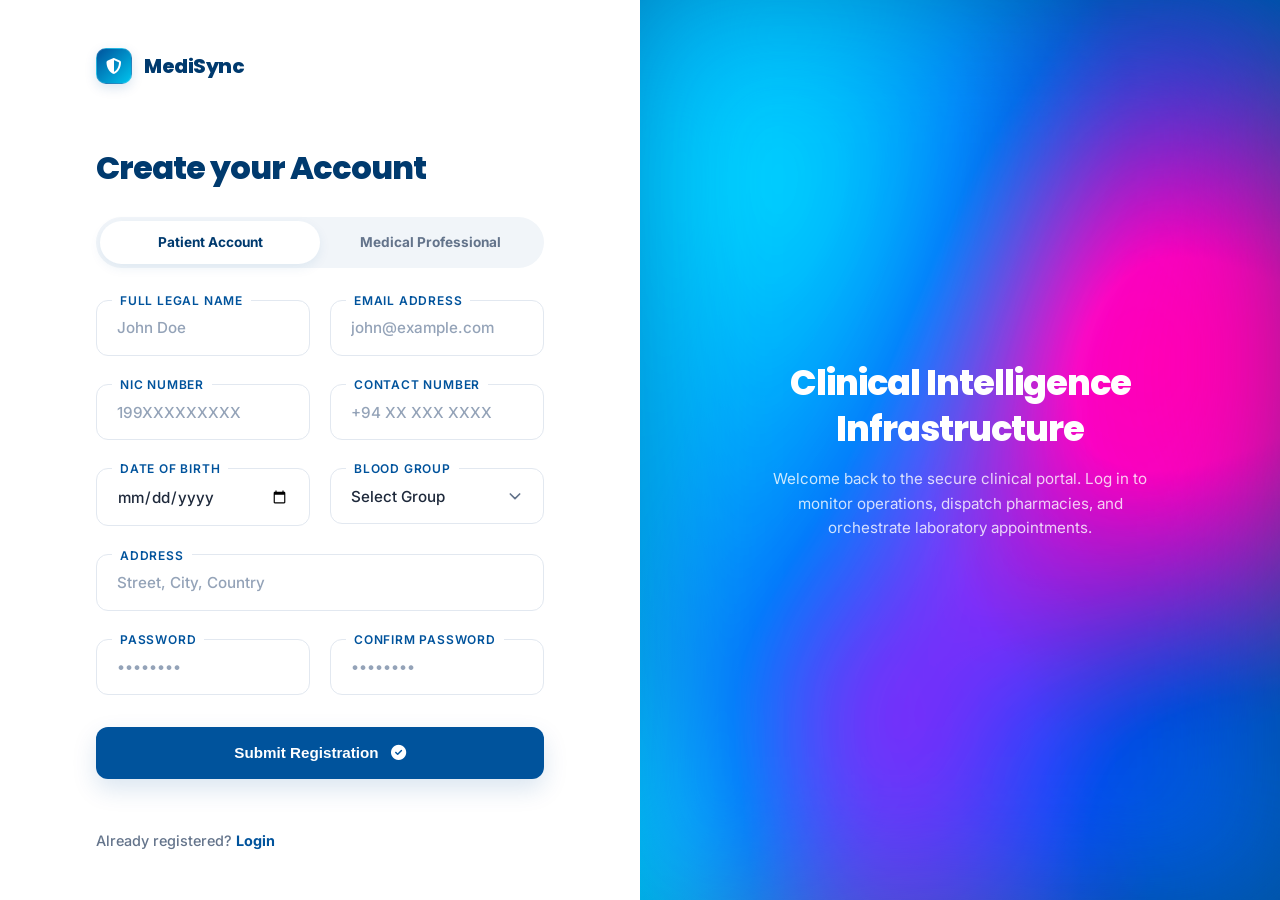
<file: Frontend/signup.html>
<!DOCTYPE html>
<html lang="en">
<head>
    <meta charset="UTF-8">
    <meta name="viewport" content="width=device-width, initial-scale=1.0">
    <title>Request Access | MediSync Pro</title>
    <link rel="stylesheet" href="css/dashboard.css">
    <link rel="stylesheet" href="https://cdnjs.cloudflare.com/ajax/libs/font-awesome/6.4.0/css/all.min.css">
    <style>
        body {
            margin: 0;
            font-family: 'Inter', sans-serif;
            background: #FFFFFF;
            min-height: 100vh;
            display: flex;
            overflow-x: hidden;
        }

        /* Split Layout */
        .split-container {
            display: flex;
            width: 100vw;
            min-height: 100vh;
        }

        .left-panel {
            width: 50%;
            padding: 3rem 6rem;
            display: flex;
            flex-direction: column;
            justify-content: space-between;
            background: #FFFFFF;
            overflow-y: auto;
        }

        .right-panel {
            width: 50%;
            background: #00539C;
            background-image: 
                radial-gradient(at 20% 20%, #00C4EE 0px, transparent 50%),
                radial-gradient(at 80% 40%, #ff007f 0px, transparent 50%),
                radial-gradient(at 40% 80%, #7b2cbf 0px, transparent 50%),
                radial-gradient(at 90% 10%, #00539C 0px, transparent 50%),
                radial-gradient(at 10% 90%, #00C4EE 0px, transparent 50%);
            position: relative;
            overflow: hidden;
            display: flex;
            align-items: center;
            justify-content: center;
        }

        .right-panel::before {
            content: '';
            position: absolute;
            inset: 0;
            backdrop-filter: blur(60px) saturate(180%);
            opacity: 0.92;
        }

        .right-panel-content {
            position: relative;
            z-index: 10;
            text-align: center;
            color: white;
            padding: 3rem;
            max-width: 480px;
        }

        .right-panel-content h2 {
            font-family: 'Poppins', sans-serif;
            font-size: 2.2rem;
            font-weight: 800;
            letter-spacing: -1px;
            margin-bottom: 1rem;
            line-height: 1.3;
        }

        .right-panel-content p {
            font-size: 0.95rem;
            color: rgba(255, 255, 255, 0.8);
            line-height: 1.6;
        }

        /* Left Panel Form Style */
        .logo-section {
            display: flex;
            align-items: center;
            gap: 0.75rem;
            margin-bottom: 2rem;
        }

        .logo-icon {
            width: 36px;
            height: 36px;
            background: linear-gradient(135deg, var(--primary), var(--accent));
            border-radius: 10px;
            display: flex;
            align-items: center;
            justify-content: center;
            color: white;
            font-size: 1rem;
            box-shadow: 0 4px 12px rgba(0, 83, 156, 0.15);
        }

        .logo-text {
            font-family: 'Poppins', sans-serif;
            font-size: 1.25rem;
            font-weight: 800;
            color: var(--primary-dark);
            letter-spacing: -0.5px;
        }

        .form-container {
            width: 100%;
            margin: auto 0;
        }

        .form-sub {
            font-size: 0.95rem;
            color: #64748B;
            font-weight: 500;
            margin-bottom: 0.5rem;
        }

        .form-title {
            font-family: 'Poppins', sans-serif;
            font-size: 2rem;
            font-weight: 800;
            letter-spacing: -1px;
            color: var(--primary-dark);
            margin-bottom: 1.5rem;
        }

        /* Role Selector Tabs */
        .role-tabs {
            display: flex;
            background: #F1F5F9;
            border-radius: 30px;
            padding: 4px;
            margin-bottom: 2rem;
        }

        .role-tab {
            flex: 1;
            text-align: center;
            padding: 0.65rem;
            font-size: 0.85rem;
            font-weight: 700;
            color: #64748B;
            border-radius: 25px;
            cursor: pointer;
            transition: all 0.3s;
        }

        .role-tab.active {
            background: white;
            color: var(--primary-dark);
            box-shadow: 0 4px 12px rgba(0, 83, 156, 0.08);
        }

        /* 2-Column Responsive Form Fields Grid */
        .form-grid {
            display: grid;
            grid-template-columns: 1fr 1fr;
            gap: 1.25rem;
            margin-bottom: 1.5rem;
        }

        .form-full {
            grid-column: span 2;
        }

        /* Floating Border Overlap Form Fields */
        .form-group {
            position: relative;
        }

        .form-group label {
            position: absolute;
            left: 1rem;
            top: -0.55rem;
            background: white;
            padding: 0 0.5rem;
            font-size: 0.75rem;
            font-weight: 600;
            color: var(--primary);
            z-index: 10;
        }

        .form-group input, .form-group select {
            width: 100% !important;
            padding: 1.1rem 1.25rem !important;
            border: 1.5px solid #E2E8F0 !important;
            border-radius: 12px !important;
            font-size: 0.95rem !important;
            font-weight: 500 !important;
            color: var(--text-main) !important;
            background: transparent !important;
            box-shadow: none !important;
            transition: all 0.3s !important;
        }

        .form-group select {
            color: var(--text-main) !important;
            cursor: pointer;
            appearance: none;
            background-image: url("data:image/svg+xml,%3Csvg xmlns='http://www.w3.org/2000/svg' fill='none' viewBox='0 0 24 24' stroke='%2364748b'%3E%3Cpath stroke-linecap='round' stroke-linejoin='round' stroke-width='2.5' d='M19 9l-7 7-7-7'%3E%3C/path%3E%3C/svg%3E") !important;
            background-repeat: no-repeat !important;
            background-position: calc(100% - 1.25rem) center !important;
            background-size: 1rem !important;
        }

        .form-group select option {
            color: var(--text-main) !important;
            background: white !important;
        }

        .form-group input::placeholder {
            color: #94a3b8 !important;
        }

        .form-group input:focus, .form-group select:focus {
            outline: none !important;
            border-color: var(--accent) !important;
            box-shadow: 0 0 0 4px rgba(0, 196, 238, 0.15) !important;
        }

        /* Action Buttons */
        .btn-submit {
            background: var(--primary);
            color: white;
            width: 100%;
            padding: 1.1rem;
            border-radius: 12px;
            font-weight: 700;
            font-size: 0.95rem;
            border: none;
            cursor: pointer;
            display: flex;
            align-items: center;
            justify-content: center;
            gap: 0.75rem;
            transition: all 0.3s;
            box-shadow: 0 10px 25px rgba(0, 83, 156, 0.15);
        }

        .btn-submit:hover {
            background: var(--primary-dark);
            transform: translateY(-2px);
            box-shadow: 0 15px 30px rgba(0, 83, 156, 0.25);
        }

        /* Social Divider */
        .divider {
            display: flex;
            align-items: center;
            text-align: center;
            margin: 1.5rem 0;
            color: #94a3b8;
            font-size: 0.8rem;
            font-weight: 600;
            text-transform: uppercase;
            letter-spacing: 0.5px;
        }

        .divider::before, .divider::after {
            content: '';
            flex: 1;
            border-bottom: 1.5px solid #F1F5F9;
        }

        .divider:not(:empty)::before {
            margin-right: .75em;
        }

        .divider:not(:empty)::after {
            margin-left: .75em;
        }

        /* Social Button Row */
        .social-row {
            display: flex;
            gap: 1rem;
            margin-bottom: 1.5rem;
        }

        .social-btn {
            flex: 1;
            padding: 0.8rem;
            border: 1.5px solid #E2E8F0;
            border-radius: 12px;
            background: white;
            cursor: pointer;
            display: flex;
            align-items: center;
            justify-content: center;
            transition: all 0.3s;
        }

        .social-btn:hover {
            background: #F8FAFC;
            border-color: #CBD5E1;
            transform: translateY(-2px);
        }

        .social-btn i {
            font-size: 1.15rem;
        }

        .social-btn.fb i { color: #1877F2; }
        .social-btn.google i { color: #ea4335; }
        .social-btn.apple i { color: #000000; }

        /* Bottom Text */
        .footer-link-text {
            text-align: left;
            color: #64748B;
            font-size: 0.9rem;
            font-weight: 500;
            margin-top: 1.5rem;
        }

        .footer-link-text a {
            color: var(--primary);
            text-decoration: none;
            font-weight: 700;
        }

        .footer-link-text a:hover {
            text-decoration: underline;
        }

        /* Responsive */
        @media (max-width: 1024px) {
            .right-panel {
                display: none;
            }
            .left-panel {
                width: 100%;
                padding: 3rem;
            }
        }
    </style>
</head>
<body>

    <div class="split-container">
        
        <!-- Left Panel containing Form -->
        <div class="left-panel">
            
            <header class="logo-section">
                <div class="logo-icon"><i class="fas fa-shield-alt"></i></div>
                <span class="logo-text">MediSync</span>
            </header>

            <div class="form-container">
                <!-- <p class="form-sub">Start your journey</p> -->
                <h1 class="form-title">Create your Account</h1>

                <!-- Role Selection Tabs -->
                <div class="role-tabs" id="role-selector">
                    <div class="role-tab active" data-role="PATIENT">Patient Account</div>
                    <div class="role-tab" data-role="DOCTOR">Medical Professional</div>
                </div>

                <form id="signup-form">
                    <div class="form-grid">
                        <div class="form-group">
                            <label>Full Legal Name</label>
                            <input type="text" id="name" placeholder="John Doe" required>
                        </div>
                        <div class="form-group">
                            <label>Email Address</label>
                            <input type="email" id="email" placeholder="john@example.com" required>
                        </div>
                        <div class="form-group">
                            <label>NIC Number</label>
                            <input type="text" id="nic" placeholder="199XXXXXXXXX" required>
                        </div>
                        <div class="form-group">
                            <label>Contact Number</label>
                            <input type="tel" id="phone" placeholder="+94 XX XXX XXXX" required>
                        </div>

                        <!-- Patient Fields wrapper -->
                        <div id="patient-fields" style="display: contents;">
                            <div class="form-group">
                                <label>Date of Birth</label>
                                <input type="date" id="dob" required>
                            </div>
                            <div class="form-group">
                                <label>Blood Group</label>
                                <select id="bloodGroup" required>
                                    <option value="">Select Group</option>
                                    <option value="A+">A+</option>
                                    <option value="A-">A-</option>
                                    <option value="B+">B+</option>
                                    <option value="B-">B-</option>
                                    <option value="AB+">AB+</option>
                                    <option value="AB-">AB-</option>
                                    <option value="O+">O+</option>
                                    <option value="O-">O-</option>
                                </select>
                            </div>
                        </div>

                        <!-- Doctor fields (License) -->
                        <div class="form-group form-full" id="doc-fields" style="display: none;">
                            <label>Medical License Number</label>
                            <input type="text" id="license" placeholder="MC-XXXXXX">
                        </div>

                        <div class="form-group form-full" id="address-field">
                            <label>Address</label>
                            <input type="text" id="address" placeholder="Street, City, Country" required>
                        </div>

                        <div class="form-group">
                            <label>Password</label>
                            <input type="password" id="password" placeholder="••••••••" required>
                        </div>
                        <div class="form-group">
                            <label>Confirm Password</label>
                            <input type="password" id="confirm-password" placeholder="••••••••" required>
                        </div>
                    </div>

                    <button type="submit" class="btn-submit">
                        Submit Registration <i class="fas fa-check-circle"></i>
                    </button>
                </form>

            </div>

            <footer class="footer-link-text">
                Already registered? <a href="login.html">Login</a>
            </footer>

        </div>

        <!-- Right Panel containing Fluid Marble Backdrop -->
        <div class="right-panel">
            <div class="right-panel-content">
                <h2>Clinical Intelligence Infrastructure</h2>
                <p>Welcome back to the secure clinical portal. Log in to monitor operations, dispatch pharmacies, and orchestrate laboratory appointments.</p>
            </div>
        </div>

    </div>

    <script src="js/common.js"></script>
    <script>
        let selectedRole = 'PATIENT';
        
        document.getElementById('role-selector').addEventListener('click', (e) => {
            if (e.target.classList.contains('role-tab')) {
                document.querySelectorAll('.role-tab').forEach(opt => opt.classList.remove('active'));
                e.target.classList.add('active');
                selectedRole = e.target.dataset.role;

                // toggle fields
                const isPatient = selectedRole === 'PATIENT';
                document.getElementById('doc-fields').style.display = isPatient ? 'none' : 'block';
                document.getElementById('patient-fields').style.setProperty('display', isPatient ? 'contents' : 'none', 'important');
                document.getElementById('address-field').style.display = isPatient ? 'block' : 'none';

                // toggle required attributes
                document.getElementById('dob').required = isPatient;
                document.getElementById('bloodGroup').required = isPatient;
                document.getElementById('address').required = isPatient;
                document.getElementById('license').required = !isPatient;
            }
        });

        document.getElementById('signup-form').addEventListener('submit', async (e) => {
            e.preventDefault();
            const password = document.getElementById('password').value;
            const confirm = document.getElementById('confirm-password').value;

            if (password !== confirm) {
                showToast('Passwords do not match!', 'danger');
                return;
            }

            const data = {
                name: document.getElementById('name').value,
                email: document.getElementById('email').value,
                nic: document.getElementById('nic').value,
                phone: document.getElementById('phone').value,
                password: password,
                role: selectedRole
            };

            if (selectedRole === 'PATIENT') {
                data.dateOfBirth = document.getElementById('dob').value;
                data.bloodGroup = document.getElementById('bloodGroup').value;
                data.address = document.getElementById('address').value;
            }

            if (selectedRole === 'DOCTOR') {
                data.licenseNumber = document.getElementById('license').value;
            }

            try {
                await apiFetch('/auth/register', 'POST', data);
                showToast('Registration successful! You can now log in.', 'success');
                setTimeout(() => window.location.href = 'login.html', 2000);
            } catch (error) {
                showToast(error.message, 'danger');
            }
        });
    </script>
</body>
</html>
</file>
<file: Frontend/css/dashboard.css>
/* 
   MediSync Pro - International Standard Clinical Design System
   Architecture: High-Fidelity Corporate Health Identity
   Author: Antigravity AI
*/

@import url('https://fonts.googleapis.com/css2?family=Inter:wght@300;400;500;600;700;800&family=Poppins:wght@300;400;500;600;700;800&display=swap');

:root {
    /* Corporate Health Palette */
    --primary: #00539C;
    --primary-dark: #003a6e;
    --primary-light: rgba(0, 83, 156, 0.15);
    --accent: #00C4EE;
    --accent-hover: #00E5FF;
    
    /* Semantic Clinical Colors */
    --success: #10B981;
    --warning: #F59E0B;
    --danger: #EF4444;
    --info: #00C4EE;
    
    /* Crisp Card Tokens */
    --glass-bg: #FFFFFF;
    --glass-border: #E2E8F0;
    --glass-blur: none;
    
    /* Neutrals */
    --text-main: #1E293B;
    --text-muted: #64748B;
    --bg-mesh: radial-gradient(at 0% 0%, rgba(0, 83, 156, 0.05) 0, transparent 50%), 
               radial-gradient(at 100% 0%, rgba(0, 196, 238, 0.08) 0, transparent 50%);
    
    /* Elegant Shadows */
    --shadow-3d: 0 4px 20px rgba(0, 83, 156, 0.04), 0 10px 30px rgba(0, 83, 156, 0.06);
    --shadow-inner: none;
    
    /* Layout */
    --radius-lg: 16px;
    --radius-md: 12px;
    --sidebar-width: 280px;
}

* {
    margin: 0;
    padding: 0;
    box-sizing: border-box;
}

body {
    font-family: 'Inter', sans-serif;
    background: #F4F7FC;
    background-image: var(--bg-mesh);
    background-attachment: fixed;
    color: var(--text-main);
    line-height: 1.6;
    min-height: 100vh;
}

/* --- Utility --- */
.flex-col { display: flex; flex-direction: column; }
.flex-row { display: flex; flex-direction: row; }
.align-center { align-items: center; }
.justify-between { justify-content: space-between; }
.gap-4 { gap: 1rem; }
.mt-4 { margin-top: 1rem; }
.mt-8 { margin-top: 2rem; }

/* --- Sidebar: Deep Glass --- */
.sidebar {
    width: var(--sidebar-width);
    background: var(--primary-dark);
    border-right: 1px solid rgba(255,255,255,0.05);
    color: white;
    padding: 2.5rem 1.5rem;
    position: fixed;
    height: 100vh;
    z-index: 100;
    box-shadow: 10px 0 40px rgba(0, 83, 156, 0.08);
    overflow-y: auto;
    display: flex;
    flex-direction: column;
}

/* Custom Premium Scrollbar for Sidebar */
.sidebar::-webkit-scrollbar {
    width: 4px;
}
.sidebar::-webkit-scrollbar-track {
    background: transparent;
}
.sidebar::-webkit-scrollbar-thumb {
    background: rgba(255, 255, 255, 0.1);
    border-radius: 10px;
}
.sidebar::-webkit-scrollbar-thumb:hover {
    background: rgba(255, 255, 255, 0.2);
}

.logo-section {
    display: flex;
    align-items: center;
    gap: 1rem;
    margin-bottom: 3.5rem;
}

.logo-icon {
    width: 42px;
    height: 42px;
    background: linear-gradient(135deg, var(--primary), var(--accent));
    border-radius: 12px;
    display: flex;
    align-items: center;
    justify-content: center;
    font-size: 1.25rem;
    box-shadow: 0 8px 20px rgba(0, 83, 156, 0.25);
    border: 1px solid rgba(255,255,255,0.15);
}

.nav-links { display: flex; flex-direction: column; gap: 0.75rem; }

.nav-item {
    display: flex;
    align-items: center;
    gap: 1rem;
    padding: 0.9rem 1.25rem;
    text-decoration: none;
    color: rgba(255,255,255,0.65);
    border-radius: var(--radius-md);
    font-weight: 600;
    transition: all 0.4s cubic-bezier(0.175, 0.885, 0.32, 1.275);
}

.nav-item:hover {
    background: rgba(255,255,255,0.06);
    color: white;
    transform: translateX(10px);
}

.nav-item.active {
    background: var(--accent);
    color: var(--primary-dark);
    box-shadow: 0 8px 25px rgba(0, 196, 238, 0.25);
    border: 1px solid rgba(255,255,255,0.2);
}

/* --- Content Area --- */
.content-wrapper {
    margin-left: var(--sidebar-width);
    padding: 3rem;
    min-height: 100vh;
}

.top-header {
    display: flex;
    justify-content: space-between;
    align-items: center;
    background: #ffffff;
    border-bottom: 1px solid #E2E8F0;
    padding: 1.25rem 3rem;
    margin: -3rem -3rem 3.5rem -3rem;
    box-shadow: 0 2px 8px rgba(0, 83, 156, 0.04);
}

.search-container {
    position: relative;
    width: 450px;
}

.search-container input {
    width: 100%;
    padding: 1rem 1rem 1rem 3.5rem;
    background: var(--glass-bg);
    backdrop-filter: blur(10px);
    border: 1px solid var(--glass-border);
    border-radius: var(--radius-md);
    box-shadow: var(--shadow-3d);
    transition: all 0.3s;
}

.search-container input:focus {
    outline: none;
    background: white;
    transform: translateY(-2px);
    box-shadow: 0 15px 30px rgba(0,0,0,0.08);
    border-color: var(--primary);
}

/* --- 3D Glass Cards --- */
.stat-card, .data-table-container, .roster-card, .upcoming-card, .schedule-card {
    background: var(--glass-bg);
    backdrop-filter: var(--glass-blur);
    -webkit-backdrop-filter: var(--glass-blur);
    border: 1px solid var(--glass-border);
    border-radius: var(--radius-lg);
    box-shadow: var(--shadow-3d);
    transition: all 0.5s cubic-bezier(0.23, 1, 0.32, 1);
}

.stats-grid { display: grid; grid-template-columns: repeat(4, 1fr); gap: 2rem; margin-bottom: 4rem; }

.stat-card { padding: 2rem; }

.stat-card:hover {
    transform: translateY(-12px) perspective(1000px) rotateX(4deg);
    box-shadow: 0 40px 80px rgba(0,0,0,0.15);
    border-color: rgba(255,255,255,0.8);
}

.stat-card .icon-box {
    width: 54px;
    height: 54px;
    border-radius: 14px;
    display: flex;
    align-items: center;
    justify-content: center;
    font-size: 1.5rem;
    margin-bottom: 1.5rem;
    background: rgba(255,255,255,0.5);
    box-shadow: var(--shadow-inner);
    border: 1px solid var(--glass-border);
}

.stat-card .value {
    font-size: 2.2rem;
    font-weight: 800;
    font-family: 'Poppins', sans-serif;
    background: linear-gradient(135deg, var(--primary-dark), var(--primary));
    -webkit-background-clip: text;
    -webkit-text-fill-color: transparent;
}

/* --- Premium 3D Buttons --- */
.btn-primary, .btn-premium-primary, .btn-add-premium, .btn-book-premium {
    background: linear-gradient(135deg, var(--primary), var(--primary-dark));
    color: white;
    padding: 1rem 2rem;
    border-radius: 14px;
    font-weight: 700;
    border: 1px solid rgba(255,255,255,0.2);
    cursor: pointer;
    display: flex;
    align-items: center;
    justify-content: center;
    gap: 0.75rem;
    transition: all 0.4s cubic-bezier(0.175, 0.885, 0.32, 1.275);
    box-shadow: 0 10px 25px rgba(67, 97, 238, 0.3), inset 0 1px 0 rgba(255,255,255,0.4);
}

.btn-primary:hover, .btn-premium-primary:hover {
    transform: translateY(-5px) scale(1.03);
    box-shadow: 0 20px 45px rgba(67, 97, 238, 0.45);
}

/* --- Top Header Extensions --- */
.header-actions {
    display: flex;
    align-items: center;
    gap: 1.5rem;
}

.notification-bell {
    position: relative;
    cursor: pointer;
    font-size: 1.3rem;
    color: var(--text-muted);
}

.notification-badge {
    position: absolute;
    top: -5px;
    right: -5px;
    width: 14px;
    height: 14px;
    background: var(--danger);
    border: 2px solid white;
    border-radius: 50%;
}

.header-divider {
    width: 1px;
    height: 30px;
    background: var(--glass-border);
}

.user-profile {
    display: flex;
    align-items: center;
    gap: 1rem;
}

.user-info {
    text-align: right;
}

.user-name {
    font-size: 0.95rem;
    font-weight: 800;
}

.user-role {
    font-size: 0.75rem;
    color: var(--text-muted);
    font-weight: 600;
}

.user-avatar {
    width: 45px;
    height: 45px;
    border-radius: 12px;
    box-shadow: var(--shadow-3d);
    border: 1px solid var(--glass-border);
}

/* --- Dashboard Specifics --- */
.dashboard-welcome { margin-bottom: 3rem; }
.dashboard-welcome h1 {
    font-size: 2.5rem;
    font-weight: 800;
    letter-spacing: -1px;
    background: linear-gradient(135deg, var(--primary-dark), var(--primary));
    -webkit-background-clip: text;
    -webkit-text-fill-color: transparent;
    font-family: 'Poppins', sans-serif;
    margin-bottom: 0.5rem;
}

.dashboard-grid {
    display: grid;
    grid-template-columns: 2fr 1fr;
    gap: 2rem;
}

.stats-patients { background: rgba(37, 99, 235, 0.1); color: #2563eb; }
.stats-appointments { background: rgba(16, 185, 129, 0.1); color: #10b981; }
.stats-doctors { background: rgba(245, 158, 11, 0.1); color: #f59e0b; }
.stats-revenue { background: rgba(239, 68, 68, 0.1); color: #ef4444; }

.view-all-link {
    color: var(--primary);
    text-decoration: none;
    font-size: 0.9rem;
    font-weight: 800;
    transition: all 0.3s;
}

.view-all-link:hover {
    transform: translateX(5px);
}

.audit-timeline {
    display: flex;
    flex-direction: column;
    gap: 1.5rem;
    padding-top: 1rem;
}

/* --- Search Autocomplete --- */
.search-container { position: relative; }
#search-results-dropdown {
    position: absolute;
    top: calc(100% + 10px);
    left: 0;
    width: 100%;
    background: rgba(255, 255, 255, 0.9);
    backdrop-filter: blur(15px);
    border: 1px solid var(--glass-border);
    border-radius: 18px;
    box-shadow: 0 20px 40px rgba(0,0,0,0.15);
    z-index: 1000;
    max-height: 400px;
    overflow-y: auto;
    display: none;
    padding: 0.75rem;
}

#search-results-dropdown.active { display: block; animation: slideDown 0.3s ease; }

.search-result-item {
    padding: 1rem;
    border-radius: 12px;
    cursor: pointer;
    transition: all 0.2s;
    display: flex;
    align-items: center;
    gap: 1rem;
}

.search-result-item:hover { background: rgba(37, 99, 235, 0.08); transform: translateX(5px); }
.search-result-item i { color: var(--primary); font-size: 1.1rem; }
.search-result-item .name { font-weight: 800; color: var(--text-main); display: block; }
.search-result-item .meta { font-size: 0.75rem; color: var(--text-muted); font-weight: 600; }

@keyframes slideDown {
    from { opacity: 0; transform: translateY(-10px); }
    to { opacity: 1; transform: translateY(0); }
}
.patient-mgmt-header, .doctor-mgmt-header, .appt-mgmt-header, .record-mgmt-header, .billing-header, .admin-header {
    display: flex;
    justify-content: space-between;
    align-items: center;
    margin-bottom: 1.5rem;
    padding: 0.5rem;
}

.patient-mgmt-header h1, .doctor-mgmt-header h1, .appt-mgmt-header h1, .record-mgmt-header h1, .billing-header h1, .admin-header h1 {
    font-size: 2.5rem;
    font-weight: 800;
    letter-spacing: -1px;
    background: linear-gradient(135deg, var(--primary-dark), var(--primary));
    -webkit-background-clip: text;
    -webkit-text-fill-color: transparent;
    font-family: 'Poppins', sans-serif;
}

/* --- Specialized Layouts --- */
.scheduler-layout {
    display: grid;
    grid-template-columns: 2.4fr 1fr;
    gap: 2rem;
    margin-top: 1rem;
}

.calendar-nav {
    display: flex;
    align-items: center;
    gap: 1.5rem;
    margin-top: 0.5rem;
}

.calendar-nav h2 {
    font-size: 1.25rem;
    font-weight: 800;
    color: var(--text-main);
}

.calendar-nav i {
    cursor: pointer;
    color: var(--text-muted);
    transition: all 0.3s;
}

.calendar-nav i:hover { color: var(--primary); transform: scale(1.2); }

.upcoming-item {
    background: rgba(255, 255, 255, 0.4);
    backdrop-filter: blur(5px);
    padding: 1.5rem;
    border-radius: 20px;
    margin-bottom: 1.25rem;
    border: 1px solid var(--glass-border);
    box-shadow: var(--shadow-3d);
    transition: all 0.3s cubic-bezier(0.175, 0.885, 0.32, 1.275);
}

.upcoming-item:hover {
    transform: translateX(10px) scale(1.02);
    background: rgba(255, 255, 255, 0.7);
    box-shadow: 0 15px 35px rgba(0,0,0,0.1);
}

.upcoming-item h4 { font-size: 1rem; font-weight: 800; color: var(--text-main); margin-bottom: 0.25rem; }
.upcoming-item p { font-size: 0.8rem; font-weight: 700; color: var(--text-muted); }

.patient-avatar, .doc-avatar {
    width: 44px;
    height: 44px;
    border-radius: 12px;
    background: rgba(255,255,255,0.4);
    display: flex;
    align-items: center;
    justify-content: center;
    font-weight: 800;
    color: var(--primary);
    box-shadow: var(--shadow-inner);
    border: 1px solid var(--glass-border);
}

/* --- Search Containers --- */
.search-container {
    position: relative;
    width: 500px;
}

.search-container input {
    width: 100% !important;
    padding: 1rem 1.5rem 1rem 3.5rem !important;
    background: rgba(255, 255, 255, 0.4) !important;
    backdrop-filter: blur(12px) !important;
    border: 1.5px solid rgba(67, 97, 238, 0.2) !important;
    border-radius: 16px !important;
    font-size: 0.95rem !important;
    font-weight: 500 !important;
    color: var(--text-main) !important;
    box-shadow: 0 8px 32px rgba(0, 0, 0, 0.05) !important;
    transition: all 0.4s cubic-bezier(0.4, 0, 0.2, 1) !important;
    background-image: url("data:image/svg+xml,%3Csvg xmlns='http://www.w3.org/2000/svg' fill='none' viewBox='0 0 24 24' stroke='%234361ee'%3E%3Cpath stroke-linecap='round' stroke-linejoin='round' stroke-width='2.5' d='M21 21l-6-6m2-5a7 7 0 11-14 0 7 7 0 0114 0z'%3E%3C/path%3E%3C/svg%3E") !important;
    background-repeat: no-repeat !important;
    background-position: 1.25rem center !important;
    background-size: 1.4rem !important;
}

.search-container input::placeholder {
    color: #94a3b8;
    font-weight: 500;
}

.search-container input:focus {
    background: rgba(255, 255, 255, 0.8) !important;
    border-color: var(--primary) !important;
    box-shadow: 0 12px 40px rgba(67, 97, 238, 0.15) !important;
    transform: translateY(-2px);
    outline: none;
}

/* Appointment Column Widths */
.col-appt-time { width: 10%; }
.col-appt-patient { width: 24%; }
.col-appt-doctor { width: 24%; }
.col-appt-reason { width: 18%; }
.col-appt-status { width: 12%; }
.col-appt-actions { width: 12%; }
.status-badge, .badge, .diagnosis-badge, .medicine-tag, .info-tag, .role-badge {
    padding: 0.4rem 1rem;
    border-radius: 50px;
    font-size: 0.75rem;
    font-weight: 800;
    text-transform: uppercase;
    letter-spacing: 0.5px;
    display: inline-flex;
    align-items: center;
    gap: 0.4rem;
}

.status-paid, .badge-success, .status-badge.CONFIRMED, .status-badge.PAID {
    background: rgba(6, 214, 160, 0.15);
    color: #065f46;
}

.status-pending, .badge-warning, .status-badge.PENDING, .diagnosis-badge {
    background: rgba(255, 209, 102, 0.15);
    color: #92400e;
}

.status-cancelled, .badge-danger, .status-badge.CANCELLED {
    background: rgba(239, 71, 111, 0.15);
    color: #991b1b;
}

.medicine-tag, .info-tag, .role-badge, .badge-info {
    background: rgba(67, 97, 238, 0.1);
    color: var(--primary);
}

.role-super {
    background: rgba(239, 71, 111, 0.15);
    color: #991b1b;
}

/* --- Glass Tables --- */
.data-table-container, .roster-card {
    padding: 2rem;
    overflow-x: auto;
    background: var(--glass-bg);
    backdrop-filter: var(--glass-blur);
    border: 1px solid var(--glass-border);
    border-radius: var(--radius-lg);
    box-shadow: var(--shadow-3d);
}

.roster-header {
    display: flex;
    justify-content: space-between;
    align-items: center;
    margin-bottom: 2.5rem;
}

.roster-header h3 {
    font-size: 1.4rem;
    font-weight: 800;
    color: var(--text-main);
    letter-spacing: -0.5px;
}

.search-roster {
    width: 320px;
    background: rgba(255,255,255,0.4) !important;
    border: 1px solid var(--glass-border) !important;
    border-radius: 14px !important;
    padding: 0.8rem 1.25rem 0.8rem 3rem !important;
    font-size: 0.9rem !important;
    background-image: url("data:image/svg+xml,%3Csvg xmlns='http://www.w3.org/2000/svg' fill='none' viewBox='0 0 24 24' stroke='%2364748b'%3E%3Cpath stroke-linecap='round' stroke-linejoin='round' stroke-width='2' d='M21 21l-6-6m2-5a7 7 0 11-14 0 7 7 0 0114 0z'%3E%3C/path%3E%3C/svg%3E") !important;
    background-repeat: no-repeat !important;
    background-position: 1rem center !important;
    background-size: 1.2rem !important;
}

.data-table, .roster-table {
    width: 100%;
    border-collapse: separate;
    border-spacing: 0 0.75rem;
}

.data-table th, .roster-table th {
    padding: 1rem 1.5rem;
    text-align: left;
    font-size: 0.75rem;
    font-weight: 800;
    color: var(--text-muted);
    text-transform: uppercase;
    letter-spacing: 1.5px;
    border: none;
}

.data-table td, .roster-table td {
    padding: 1.5rem;
    background: rgba(255, 255, 255, 0.5);
    border-top: 1px solid rgba(255,255,255,0.2);
    border-bottom: 1px solid rgba(255,255,255,0.2);
    font-size: 0.95rem;
    color: var(--text-main);
    vertical-align: middle;
}

/* Column Widths */
.col-patient { width: 25%; }
.col-nic, .col-id { width: 15%; }
.col-contact { width: 20%; }
.col-blood, .col-cat { width: 10%; }
.col-status { width: 10%; }
.col-actions { width: 150px; }

.data-table tr td:first-child, .roster-table tr td:first-child { 
    border-left: 1px solid rgba(255,255,255,0.2); 
    border-top-left-radius: 18px; 
    border-bottom-left-radius: 18px; 
}

.data-table tr td:last-child, .roster-table tr td:last-child { 
    border-right: 1px solid rgba(255,255,255,0.2); 
    border-top-right-radius: 18px; 
    border-bottom-right-radius: 18px; 
}

.data-table tr:hover td, .roster-table tr:hover td {
    background: rgba(255, 255, 255, 0.8);
    transform: translateY(-2px) scale(1.002);
    box-shadow: 0 10px 30px rgba(0,0,0,0.04);
}

.patient-identity {
    display: flex;
    align-items: center;
    gap: 1.25rem;
}

/* --- Stylish Action Buttons --- */
.action-btns { 
    display: flex; 
    gap: 1.25rem; 
    align-items: center; 
    min-width: 130px; 
    justify-content: flex-start;
}

.btn-action-light {
    width: 44px;
    height: 44px;
    border-radius: 14px;
    display: flex;
    align-items: center;
    justify-content: center;
    cursor: pointer;
    background: rgba(255,255,255,0.6);
    backdrop-filter: blur(5px);
    border: 1px solid var(--glass-border);
    transition: all 0.4s cubic-bezier(0.175, 0.885, 0.32, 1.275);
    box-shadow: 4px 4px 10px rgba(0,0,0,0.03);
    color: var(--text-muted);
}

.btn-action-light * {
    pointer-events: none !important;
}

.btn-action-light:hover {
    transform: translateY(-6px) rotate(8deg);
    background: white;
    color: var(--primary);
    box-shadow: 0 15px 30px rgba(0,0,0,0.1);
}

.btn-action-light.delete:hover {
    color: var(--danger);
    background: #fff1f2;
}

.btn-action-light.delete { color: var(--danger); background: rgba(254, 226, 226, 0.5); }

/* --- Glass Modals --- */
.modal {
    position: fixed;
    inset: 0;
    background: rgba(15, 23, 42, 0.5);
    backdrop-filter: blur(12px);
    display: none;
    align-items: center;
    justify-content: center;
    z-index: 1000;
}

.modal.active { display: flex; animation: fadeIn 0.4s ease; }

.modal-content {
    background: rgba(255, 255, 255, 0.9);
    backdrop-filter: blur(30px);
    width: 90%;
    max-width: 650px;
    max-height: 90vh;
    border-radius: 28px;
    padding: 2.5rem;
    border: 1px solid rgba(255,255,255,0.6);
    box-shadow: 0 40px 100px rgba(0,0,0,0.2);
    position: relative;
    overflow-y: auto;
    animation: modalSlideUp 0.5s cubic-bezier(0.175, 0.885, 0.32, 1.275);
}

@keyframes modalSlideUp {
    from { transform: translateY(40px); opacity: 0; }
    to { transform: translateY(0); opacity: 1; }
}

.modal-close {
    position: absolute;
    top: 1.5rem;
    right: 1.5rem;
    background: rgba(255,255,255,0.5);
    border: none;
    width: 36px;
    height: 36px;
    border-radius: 50%;
    display: flex;
    align-items: center;
    justify-content: center;
    cursor: pointer;
    transition: all 0.3s;
}

.modal-close:hover {
    background: var(--danger);
    color: white;
    transform: rotate(90deg);
}

/* --- Form Grid System --- */
.form-grid {
    display: grid;
    grid-template-columns: repeat(2, 1fr);
    gap: 1.5rem;
}

.form-full { grid-column: span 2; }

@media (max-width: 600px) {
    .form-grid { grid-template-columns: 1fr; }
    .form-full { grid-column: span 1; }
}

/* --- Form Glass --- */
input, select, textarea {
    background: #f8faff !important;
    border: 1.5px solid rgba(67, 97, 238, 0.1) !important;
    border-radius: 14px !important;
    padding: 0.9rem 1.25rem !important;
    transition: all 0.3s !important;
    width: 100%;
    font-family: inherit;
    font-size: 0.95rem;
    font-weight: 600;
    color: var(--text-main);
    box-sizing: border-box;
    box-shadow: inset 0 2px 4px rgba(67, 97, 238, 0.03);
}

input:focus, select:focus, textarea:focus {
    background: white !important;
    transform: translateY(-2px);
    box-shadow: 0 12px 25px rgba(0,0,0,0.06) !important;
    border-color: var(--primary) !important;
}

/* --- Form Improvements --- */
.form-group { margin-bottom: 0.5rem; }
.form-group label {
    display: block;
    font-size: 0.72rem;
    font-weight: 800;
    color: var(--text-muted);
    text-transform: uppercase;
    letter-spacing: 0.8px;
    margin-bottom: 0.6rem;
    padding-left: 0.4rem;
}

/* --- Premium Buttons --- */
.btn-premium-primary {
    background: linear-gradient(135deg, var(--primary), var(--primary-dark));
    color: white;
    padding: 0.9rem 2rem;
    border-radius: 14px;
    font-weight: 800;
    border: none;
    cursor: pointer;
    box-shadow: 0 10px 20px rgba(67, 97, 238, 0.25);
    transition: all 0.4s cubic-bezier(0.175, 0.885, 0.32, 1.275);
    display: inline-flex;
    align-items: center;
    justify-content: center;
    gap: 0.6rem;
}

.btn-premium-primary:hover {
    transform: translateY(-3px) scale(1.01);
    box-shadow: 0 15px 35px rgba(67, 97, 238, 0.35);
}

.btn-premium-outline {
    background: rgba(255, 255, 255, 0.4);
    border: 2px solid var(--glass-border);
    color: var(--text-main);
    padding: 0.85rem 1.75rem;
    border-radius: 14px;
    font-weight: 800;
    cursor: pointer;
    transition: all 0.3s;
    backdrop-filter: blur(5px);
}

.btn-premium-outline:hover {
    background: white;
    border-color: var(--primary);
    color: var(--primary);
    transform: translateY(-2px);
}

.btn-premium-danger {
    background: rgba(239, 68, 68, 0.1);
    border: 1.5px solid rgba(239, 68, 68, 0.2);
    color: var(--danger);
    padding: 0.85rem 1.75rem;
    border-radius: 14px;
    font-weight: 800;
    cursor: pointer;
    transition: all 0.3s;
}

.btn-premium-danger:hover {
    background: var(--danger);
    color: white;
    box-shadow: 0 10px 25px rgba(239, 68, 68, 0.3);
}

/* --- Premium Toasts --- */
.billing-toast {
    position: fixed;
    top: 2rem;
    right: 2rem;
    background: rgba(255, 255, 255, 0.9);
    backdrop-filter: blur(25px);
    padding: 1.25rem 2rem;
    border-radius: 24px;
    box-shadow: 0 40px 80px rgba(0,0,0,0.18), 0 0 0 1px rgba(255,255,255,0.5) inset;
    border: 1px solid var(--glass-border);
    display: none;
    align-items: center;
    gap: 1.5rem;
    z-index: 10000;
    animation: toastBounce 0.6s cubic-bezier(0.175, 0.885, 0.32, 1.275);
}

.toast-content {
    display: flex;
    align-items: center;
    gap: 1.25rem;
}

.toast-content p {
    font-weight: 800;
    color: var(--text-main);
    font-size: 0.95rem;
    letter-spacing: -0.3px;
}

.icon-circle {
    width: 48px;
    height: 48px;
    border-radius: 16px;
    display: flex;
    align-items: center;
    justify-content: center;
    color: white;
    font-size: 1.25rem;
    box-shadow: 0 10px 20px rgba(0,0,0,0.1);
}

.btn-dismiss {
    background: rgba(15, 23, 42, 0.05);
    border: none;
    padding: 0.6rem 1.2rem;
    border-radius: 12px;
    font-weight: 800;
    font-size: 0.75rem;
    color: var(--text-muted);
    cursor: pointer;
    transition: all 0.3s;
    text-transform: uppercase;
    letter-spacing: 0.5px;
}

.btn-dismiss:hover {
    background: rgba(15, 23, 42, 0.1);
    color: var(--text-main);
    transform: scale(1.05);
}

@keyframes toastBounce {
    0% { transform: translateX(120%) scale(0.9); opacity: 0; }
    70% { transform: translateX(-10px) scale(1.02); opacity: 1; }
    100% { transform: translateX(0) scale(1); }
}


/* --- Responsive --- */
@media (max-width: 1200px) { .stats-grid { grid-template-columns: repeat(2, 1fr); } }
@media (max-width: 768px) {
    .sidebar { width: 85px; padding: 2rem 1rem; }
    .logo-text, .nav-item span { display: none; }
    .content-wrapper { margin-left: 85px; padding: 2rem; }
}

@keyframes fadeIn { from { opacity: 0; transform: scale(0.9) translateY(40px); } to { opacity: 1; transform: scale(1) translateY(0); } }

/* --- Custom Confirmation Modal --- */
.custom-confirm-overlay {
    position: fixed;
    inset: 0;
    background: rgba(15, 23, 42, 0.4);
    backdrop-filter: blur(8px);
    z-index: 9999;
    display: flex;
    align-items: center;
    justify-content: center;
    opacity: 0;
    pointer-events: none;
    transition: opacity 0.3s cubic-bezier(0.4, 0, 0.2, 1);
}

.custom-confirm-overlay.active {
    opacity: 1;
    pointer-events: all;
}

.custom-confirm-card {
    background: #FFFFFF;
    border: 1px solid rgba(226, 232, 240, 0.8);
    border-radius: 24px;
    padding: 2.5rem;
    width: 100%;
    max-width: 440px;
    text-align: center;
    box-shadow: 0 25px 50px -12px rgba(0, 83, 156, 0.25), 0 0 1px rgba(0, 0, 0, 0.1);
    transform: scale(0.9) translateY(20px);
    transition: transform 0.3s cubic-bezier(0.34, 1.56, 0.64, 1);
}

.custom-confirm-overlay.active .custom-confirm-card {
    transform: scale(1) translateY(0);
}

.confirm-icon-circle {
    width: 64px;
    height: 64px;
    background: rgba(239, 68, 68, 0.1);
    color: #ef4444;
    font-size: 1.75rem;
    border-radius: 50%;
    display: flex;
    align-items: center;
    justify-content: center;
    margin: 0 auto 1.5rem auto;
    box-shadow: 0 8px 16px rgba(239, 68, 68, 0.15);
}

.custom-confirm-card h3 {
    font-family: 'Poppins', sans-serif;
    font-size: 1.35rem;
    font-weight: 800;
    color: var(--primary-dark);
    margin-bottom: 0.75rem;
    letter-spacing: -0.5px;
}

.custom-confirm-card p {
    font-family: 'Inter', sans-serif;
    font-size: 0.95rem;
    color: var(--text-muted);
    line-height: 1.6;
    margin-bottom: 2rem;
}

.confirm-actions {
    display: flex;
    gap: 1rem;
}

.confirm-actions button {
    flex: 1;
    padding: 0.95rem;
    border-radius: 12px;
    font-weight: 700;
    font-size: 0.9rem;
    cursor: pointer;
    transition: all 0.25s;
    border: none;
}

.btn-confirm-cancel {
    background: #F1F5F9;
    color: #475569;
}

.btn-confirm-cancel:hover {
    background: #E2E8F0;
    color: #1E293B;
}

.btn-confirm-ok {
    background: #ef4444;
    color: #FFFFFF;
    box-shadow: 0 8px 20px rgba(239, 68, 68, 0.2);
}

.btn-confirm-ok:hover {
    background: #dc2626;
    transform: translateY(-2px);
    box-shadow: 0 12px 24px rgba(239, 68, 68, 0.35);
}
</file>
